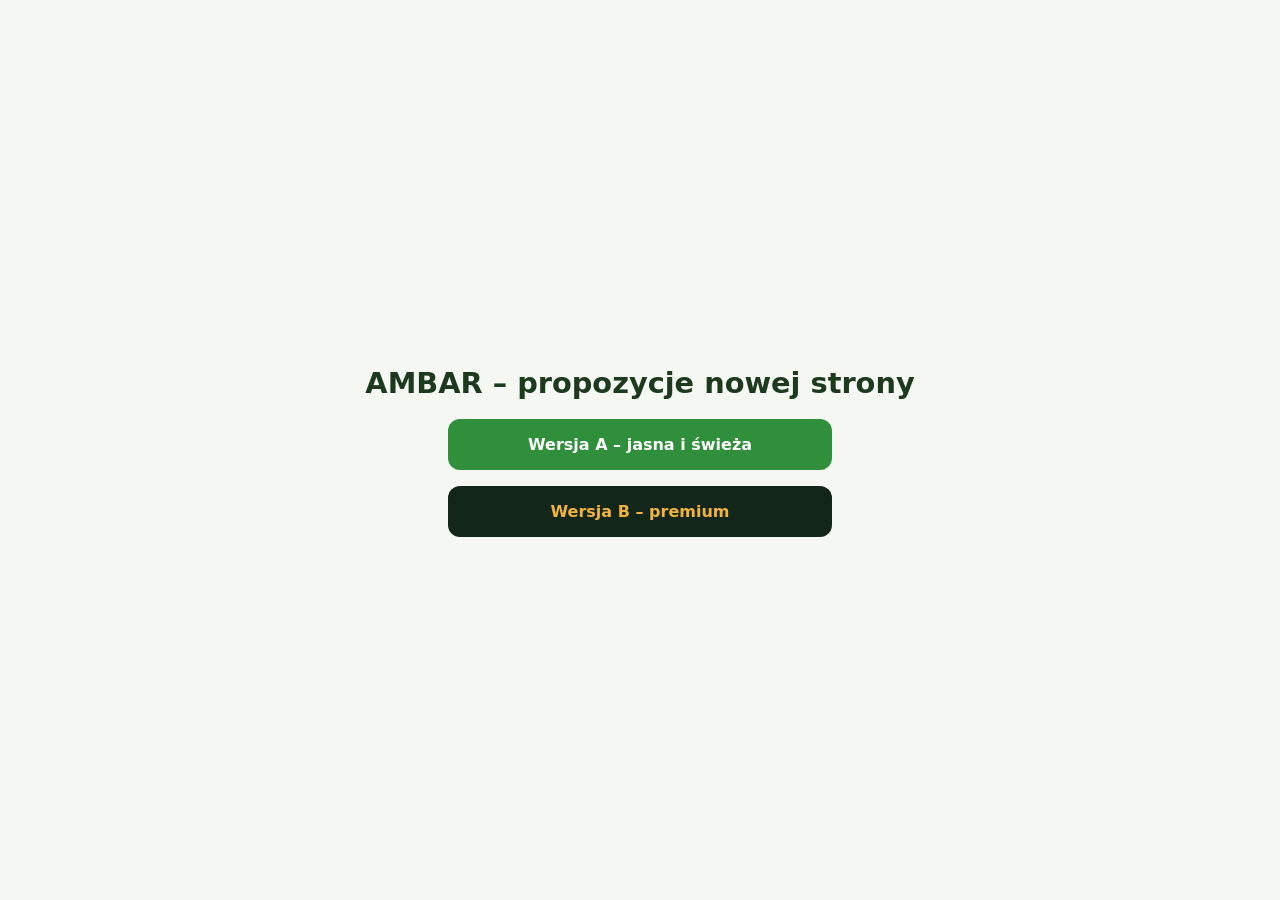
<file: index.html>
<!doctype html><html lang="pl"><head><meta charset="utf-8"><meta name="viewport" content="width=device-width,initial-scale=1"><title>AMBAR – propozycje nowej strony</title>
<style>body{font-family:system-ui,sans-serif;margin:0;min-height:100vh;display:flex;align-items:center;justify-content:center;background:#f4f7f2;color:#1d3a1f}main{text-align:center;padding:2rem}h1{font-size:1.8rem}a{display:block;margin:1rem auto;padding:1rem 2rem;max-width:320px;border-radius:12px;text-decoration:none;font-weight:600}a.a{background:#2f8f3a;color:#fff}a.b{background:#12261a;color:#f2b33d}</style></head>
<body><main><h1>AMBAR – propozycje nowej strony</h1><a class="a" href="wersja-a/">Wersja A – jasna i świeża</a><a class="b" href="wersja-b/">Wersja B – premium</a></main></body></html>
</file>
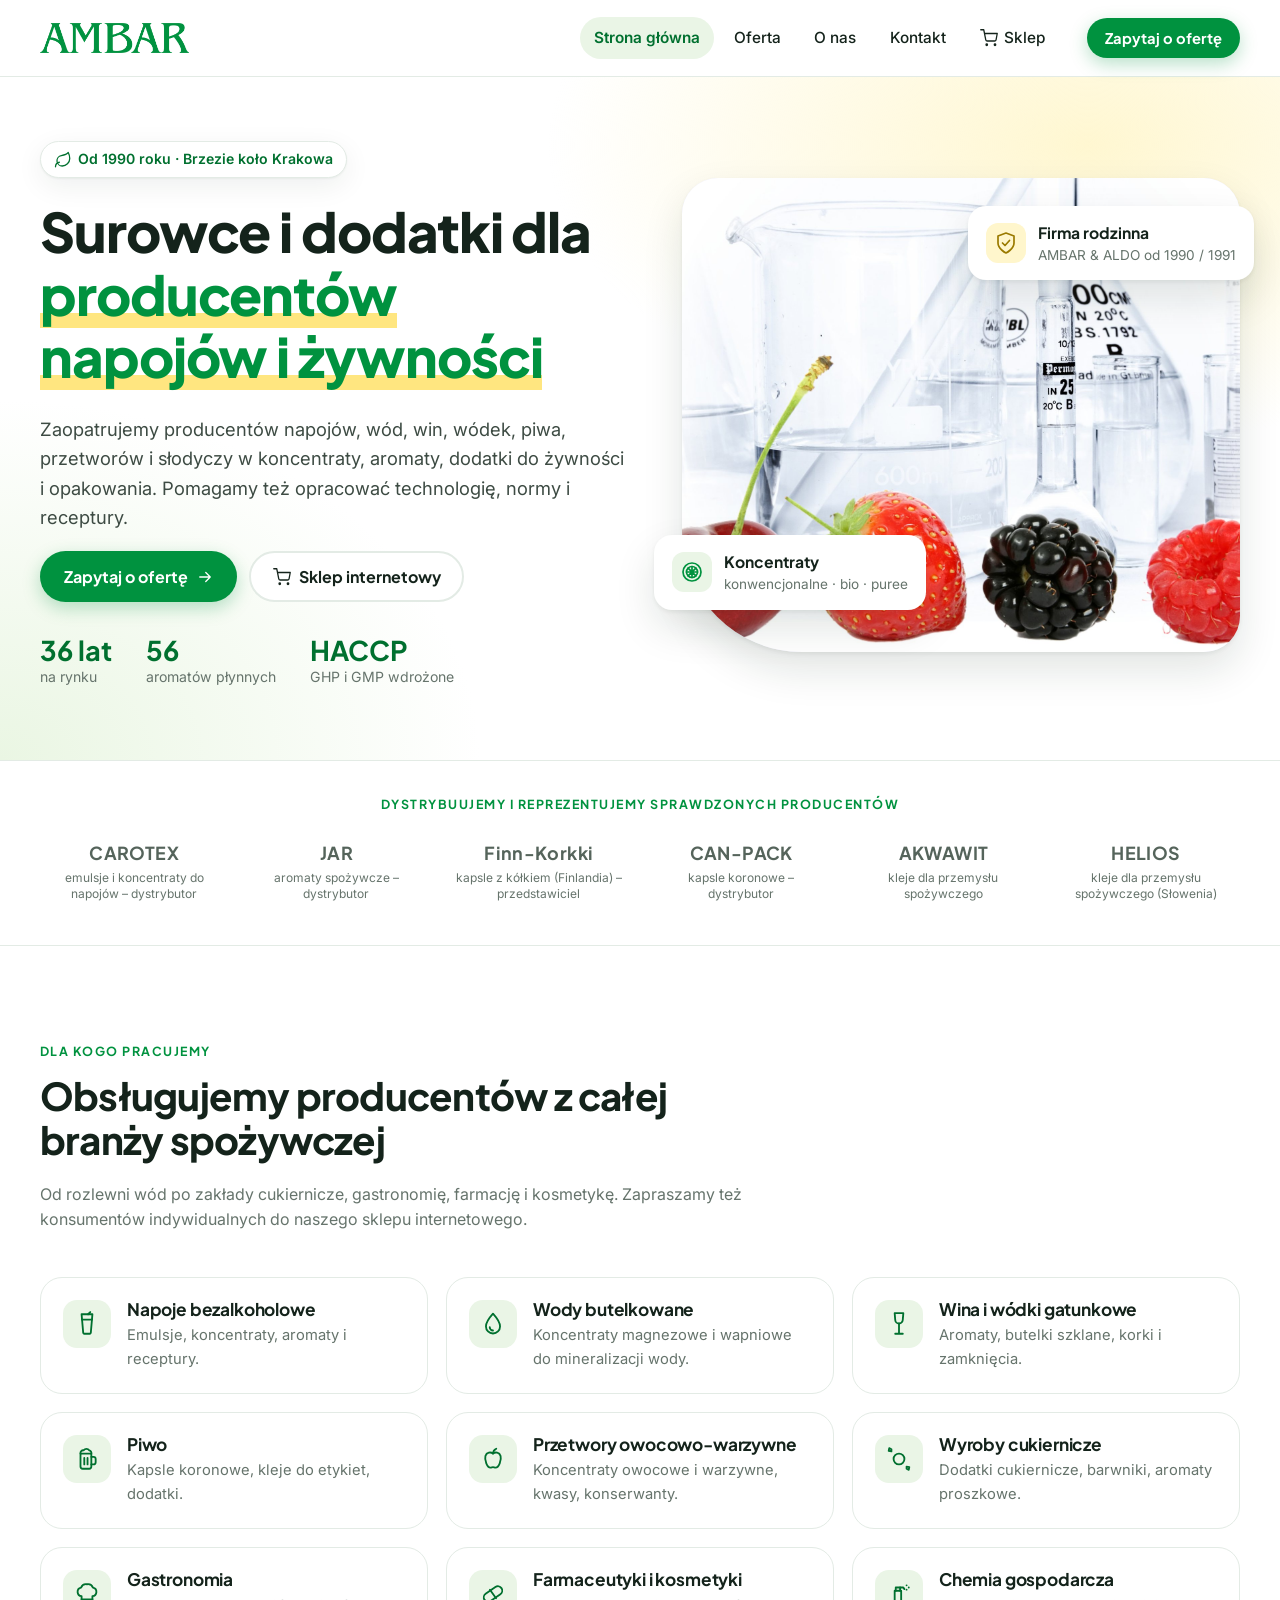
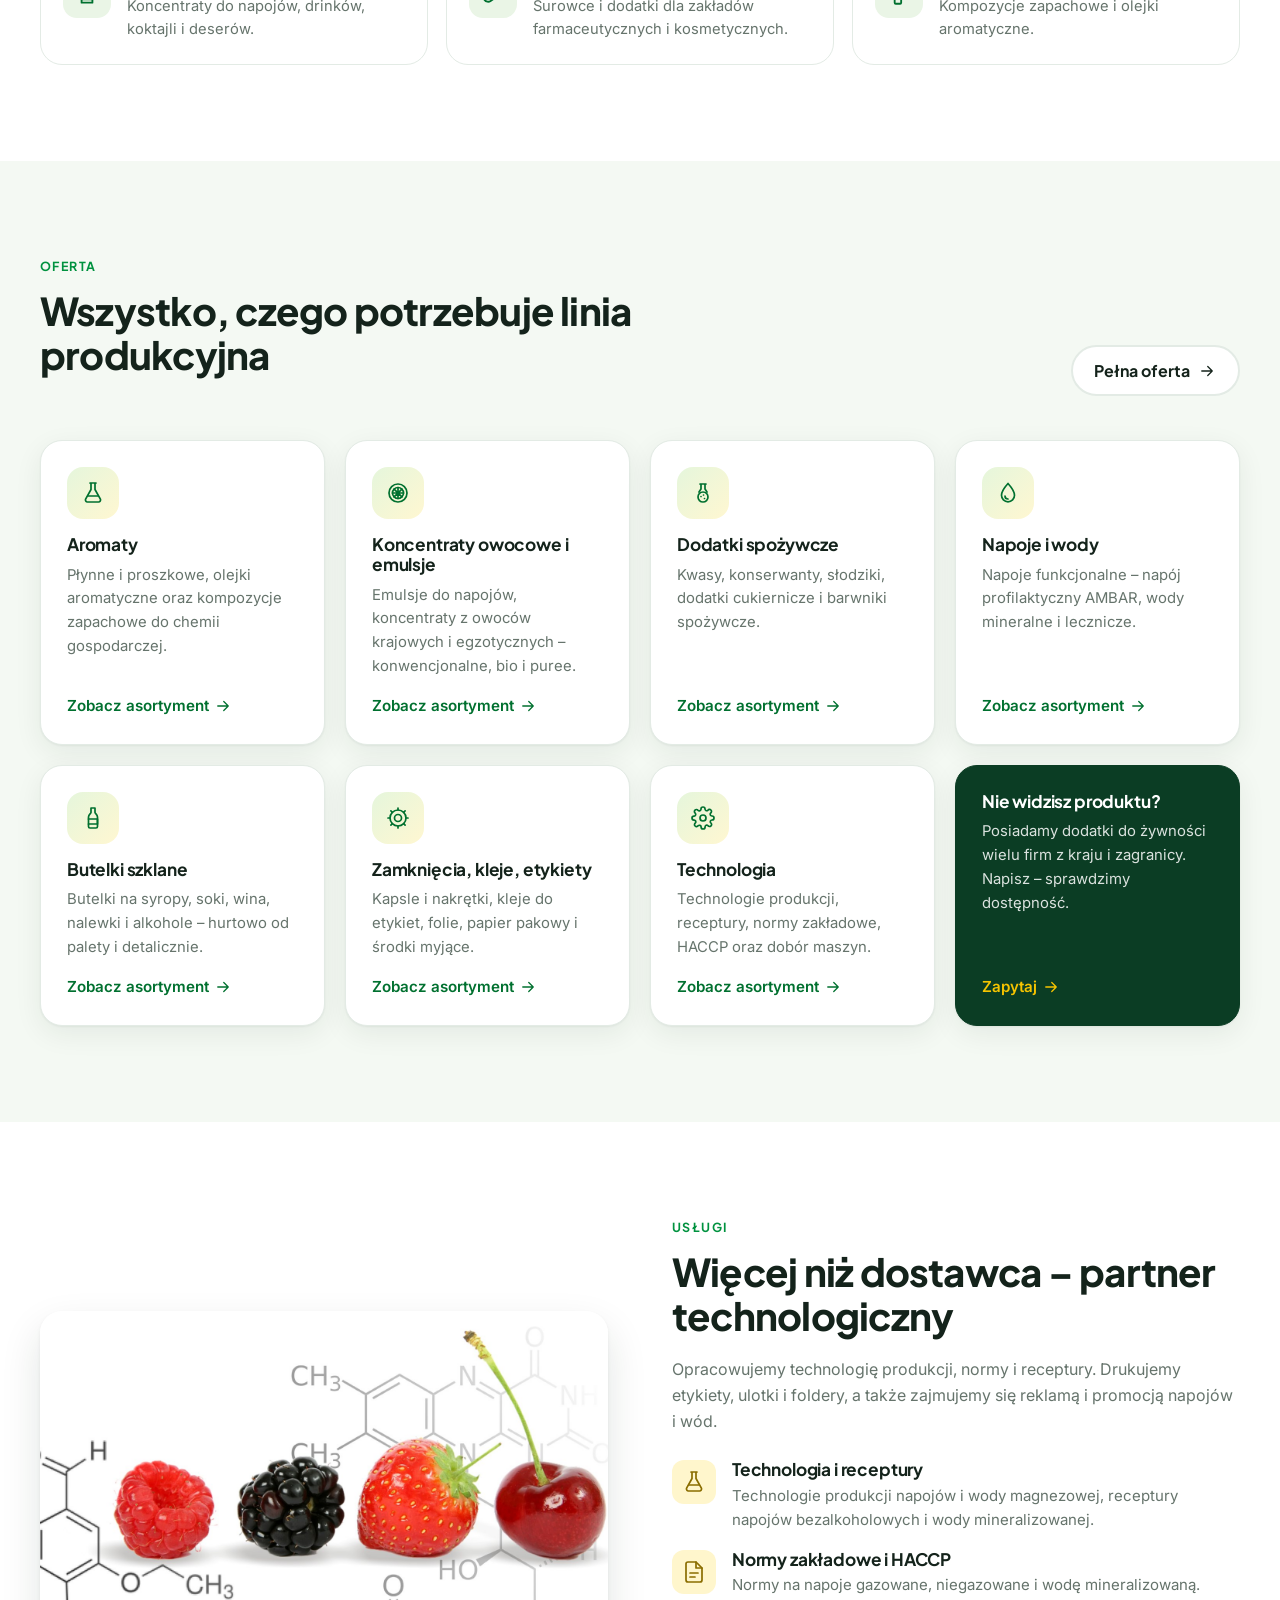
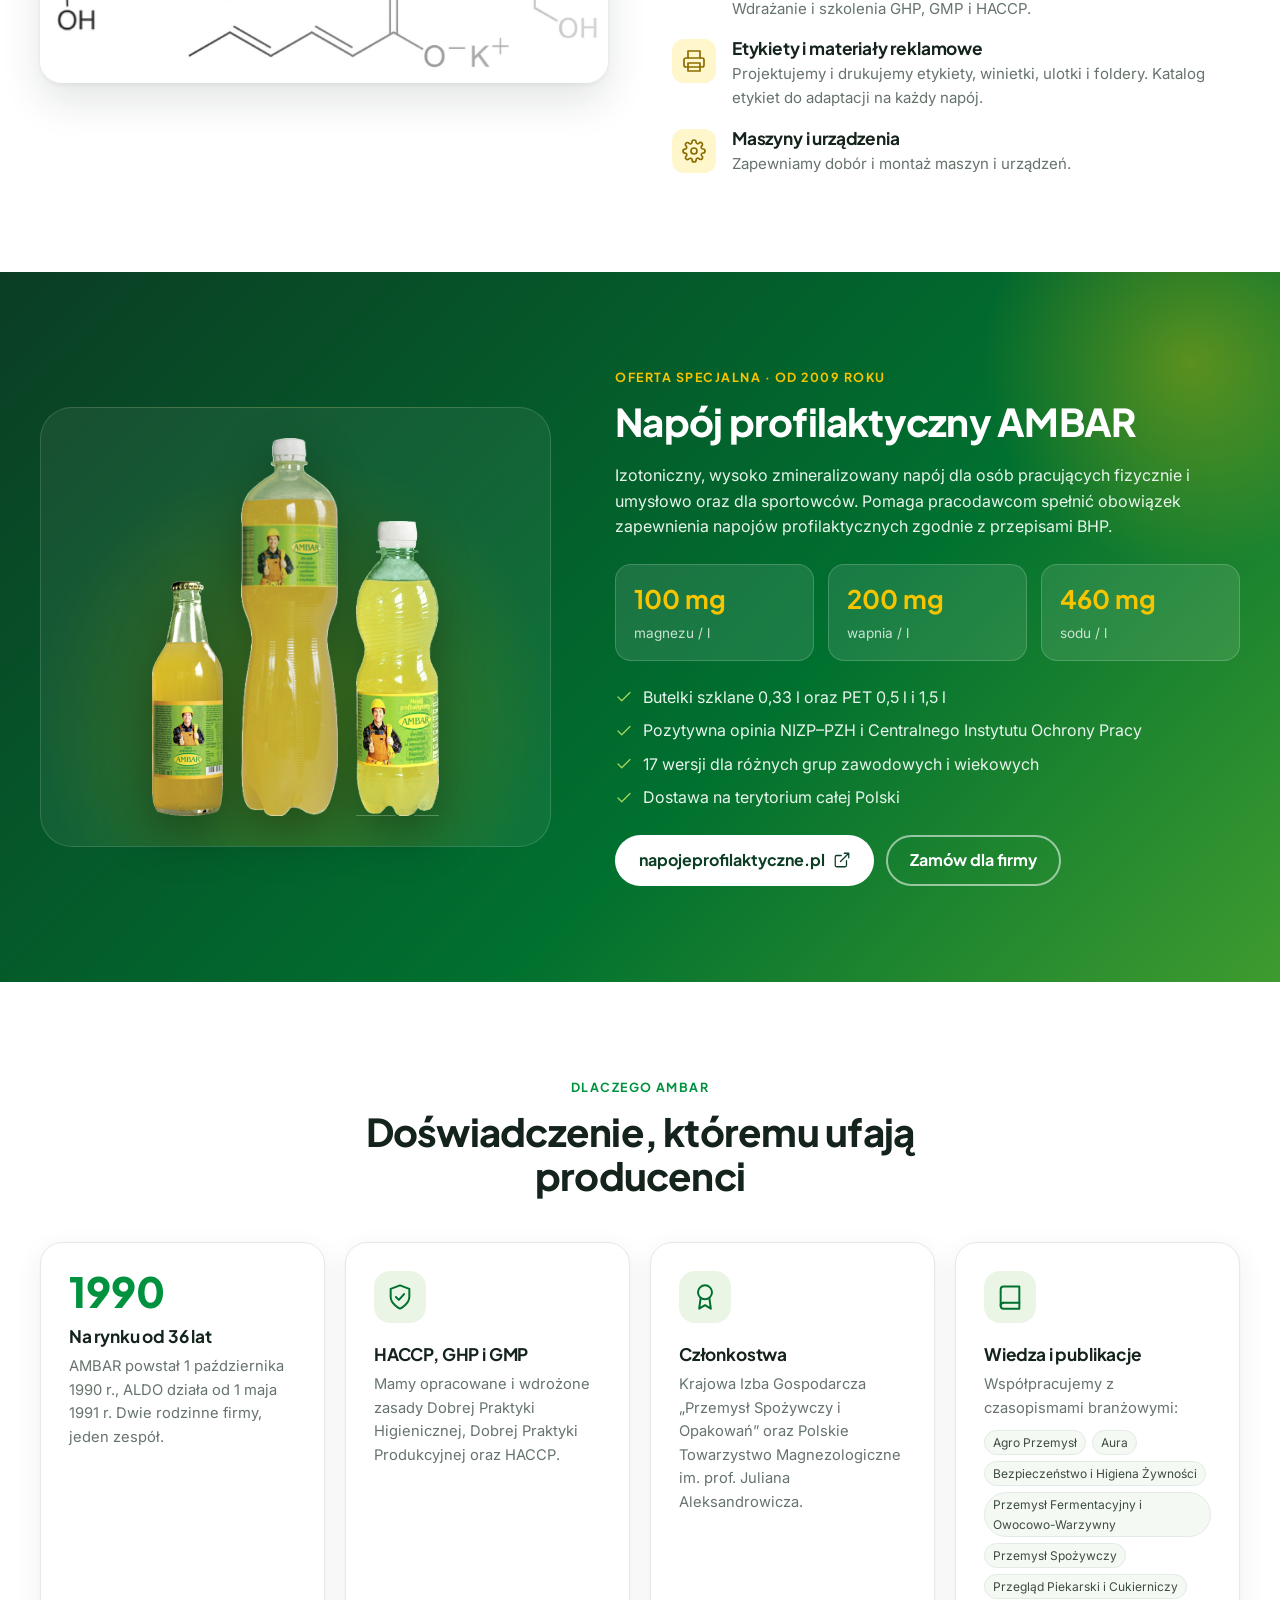
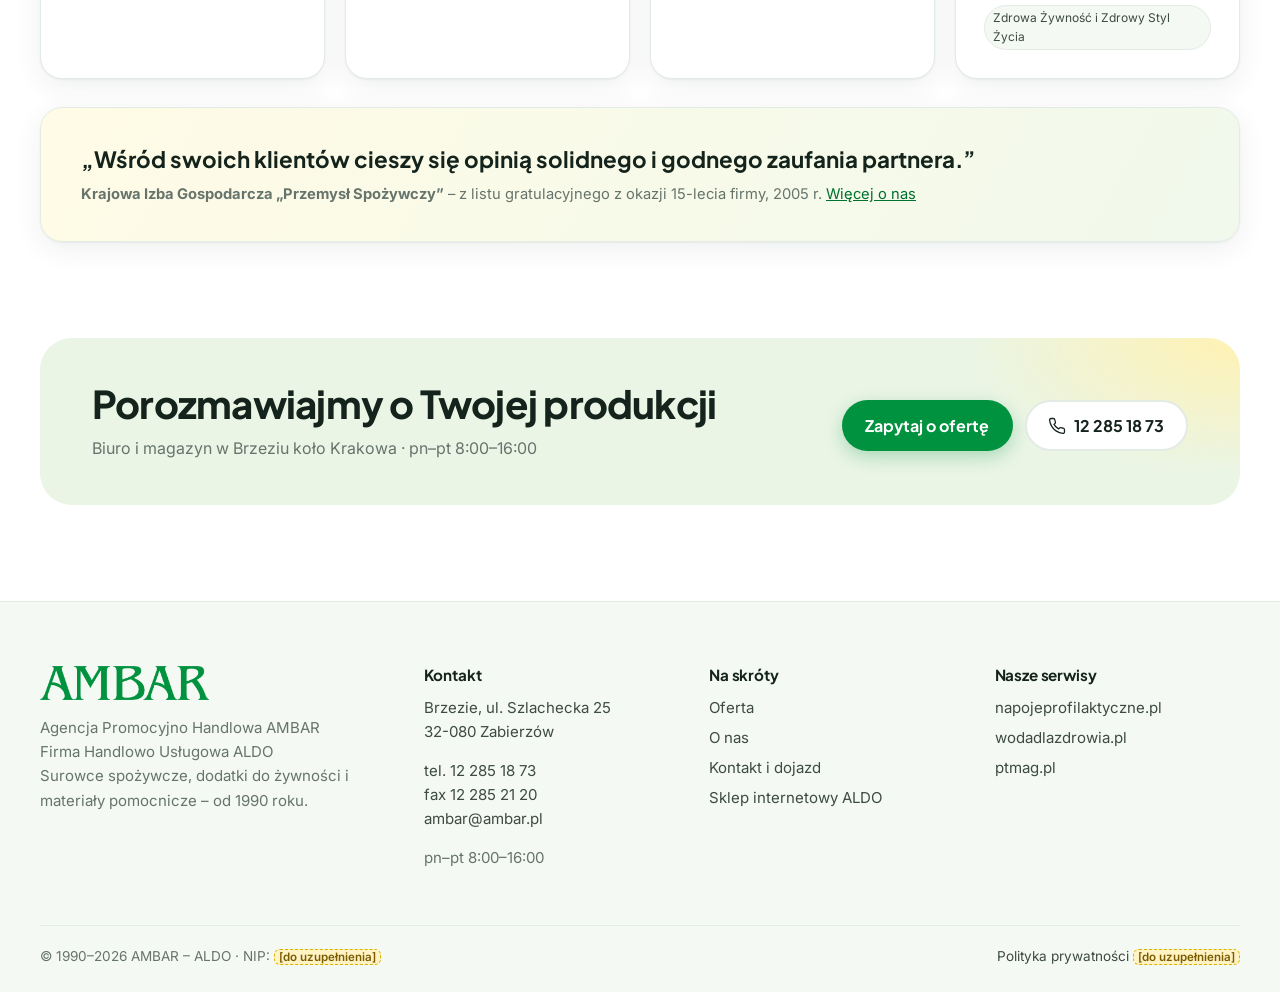
<file: wersja-a/index.html>
<!doctype html>
<html lang="pl">
<head>
<meta charset="utf-8">
<meta name="viewport" content="width=device-width, initial-scale=1">
<title>AMBAR – surowce spożywcze, dodatki do żywności i opakowania od 1990 r.</title>
<meta name="description" content="AMBAR i ALDO z Brzezia k. Krakowa: koncentraty owocowe, emulsje, aromaty, dodatki do żywności, butelki i zamknięcia dla producentów napojów i żywności. Od 1990 roku.">
<link rel="preconnect" href="https://fonts.googleapis.com"><link rel="preconnect" href="https://fonts.gstatic.com" crossorigin>
<link href="https://fonts.googleapis.com/css2?family=Inter:wght@400;500;600&family=Plus+Jakarta+Sans:wght@500;600;700;800&display=swap" rel="stylesheet">
<link rel="stylesheet" href="assets/style.css">
</head>
<body>
<a class="skip" href="#main">Przejdź do treści</a>
<header class="topbar">
  <div class="wrap topbar__in">
    <a href="index.html" class="brand" aria-label="AMBAR – strona główna"><img src="assets/ambar-logo.png" alt="AMBAR" width="1146" height="230"></a>
    <nav class="nav" id="nav" aria-label="Główna nawigacja"><a href="index.html" aria-current="page">Strona główna</a><a href="oferta.html">Oferta</a><a href="o-nas.html">O nas</a><a href="kontakt.html">Kontakt</a><a class="nav__shop" href="http://sklepaldo.ambar.pl/pl/sklep" target="_blank" rel="noopener"><svg class="ico" viewBox="0 0 24 24" fill="none" stroke="currentColor" stroke-width="1.7" stroke-linecap="round" stroke-linejoin="round" aria-hidden="true"><circle cx="9" cy="21" r="1"/><circle cx="20" cy="21" r="1"/><path d="M1 1h4l2.7 13.4a2 2 0 0 0 2 1.6h9.7a2 2 0 0 0 2-1.6L23 6H6"/></svg> Sklep</a></nav>
    <a class="btn btn--primary btn--sm hide-sm" href="kontakt.html#formularz">Zapytaj o ofertę</a>
    <button class="burger" aria-label="Menu" aria-expanded="false" aria-controls="nav"><svg class="ico" viewBox="0 0 24 24" fill="none" stroke="currentColor" stroke-width="1.7" stroke-linecap="round" stroke-linejoin="round" aria-hidden="true"><path d="M3 6h18M3 12h18M3 18h18"/></svg></button>
  </div>
</header>
<main id="main">

<section class="hero">
  <div class="wrap hero__grid">
    <div class="hero__text">
      <span class="pill"><svg class="ico ico--sm" viewBox="0 0 24 24" fill="none" stroke="currentColor" stroke-width="1.7" stroke-linecap="round" stroke-linejoin="round" aria-hidden="true"><path d="M11 20A7 7 0 0 1 9.8 6.1C15.5 5 17 4.5 19 2c1 2 2 4.2 2 8 0 5.5-4.8 10-10 10z"/><path d="M2 21c0-3 1.9-5.4 5.1-6"/></svg> Od 1990 roku · Brzezie koło Krakowa</span>
      <h1>Surowce i dodatki dla <span class="hl">producentów napojów i&nbsp;żywności</span></h1>
      <p class="lead">Zaopatrujemy producentów napojów, wód, win, wódek, piwa, przetworów i słodyczy w koncentraty, aromaty, dodatki do żywności i opakowania. Pomagamy też opracować technologię, normy i receptury.</p>
      <div class="cta-row">
        <a class="btn btn--primary" href="kontakt.html#formularz">Zapytaj o ofertę <svg class="ico ico--sm" viewBox="0 0 24 24" fill="none" stroke="currentColor" stroke-width="1.7" stroke-linecap="round" stroke-linejoin="round" aria-hidden="true"><path d="M5 12h14M13 6l6 6-6 6"/></svg></a>
        <a class="btn btn--ghost" href="http://sklepaldo.ambar.pl/pl/sklep" target="_blank" rel="noopener"><svg class="ico ico--sm" viewBox="0 0 24 24" fill="none" stroke="currentColor" stroke-width="1.7" stroke-linecap="round" stroke-linejoin="round" aria-hidden="true"><circle cx="9" cy="21" r="1"/><circle cx="20" cy="21" r="1"/><path d="M1 1h4l2.7 13.4a2 2 0 0 0 2 1.6h9.7a2 2 0 0 0 2-1.6L23 6H6"/></svg> Sklep internetowy</a>
      </div>
      <ul class="hero__facts">
        <li><strong>36 lat</strong><span>na rynku</span></li>
        <li><strong>56</strong><span>aromatów płynnych</span></li>
        <li><strong>HACCP</strong><span>GHP i GMP wdrożone</span></li>
      </ul>
    </div>
    <div class="hero__media">
      <div class="hero__img"><img src="assets/owoce-laboratorium.jpg" alt="Świeże owoce na tle szkła laboratoryjnego" width="2000" height="1417"></div>
      <div class="float float--a"><svg class="ico" viewBox="0 0 24 24" fill="none" stroke="currentColor" stroke-width="1.7" stroke-linecap="round" stroke-linejoin="round" aria-hidden="true"><circle cx="12" cy="12" r="9"/><circle cx="12" cy="12" r="5.5"/><path d="M12 6.5v11M6.5 12h11M8.1 8.1l7.8 7.8M15.9 8.1l-7.8 7.8"/></svg><div><strong>Koncentraty</strong><span>konwencjonalne · bio · puree</span></div></div>
      <div class="float float--b"><svg class="ico" viewBox="0 0 24 24" fill="none" stroke="currentColor" stroke-width="1.7" stroke-linecap="round" stroke-linejoin="round" aria-hidden="true"><path d="M12 22s8-4 8-10V5l-8-3-8 3v7c0 6 8 10 8 10z"/><path d="M8.5 12l2.5 2.5 4.5-5"/></svg><div><strong>Firma rodzinna</strong><span>AMBAR &amp; ALDO od 1990 / 1991</span></div></div>
    </div>
  </div>
</section>

<section class="partners">
  <div class="wrap">
    <p class="eyebrow center">Dystrybuujemy i reprezentujemy sprawdzonych producentów</p>
    <ul class="partners__list"><li><strong>CAROTEX</strong><span>emulsje i koncentraty do napojów – dystrybutor</span></li><li><strong>JAR</strong><span>aromaty spożywcze – dystrybutor</span></li><li><strong>Finn-Korkki</strong><span>kapsle z kółkiem (Finlandia) – przedstawiciel</span></li><li><strong>CAN-PACK</strong><span>kapsle koronowe – dystrybutor</span></li><li><strong>AKWAWIT</strong><span>kleje dla przemysłu spożywczego</span></li><li><strong>HELIOS</strong><span>kleje dla przemysłu spożywczego (Słowenia)</span></li></ul>
  </div>
</section>

<section class="section">
  <div class="wrap">
    <div class="sec-head">
      <p class="eyebrow">Dla kogo pracujemy</p>
      <h2>Obsługujemy producentów z całej branży spożywczej</h2>
      <p class="muted">Od rozlewni wód po zakłady cukiernicze, gastronomię, farmację i kosmetykę. Zapraszamy też konsumentów indywidualnych do naszego sklepu internetowego.</p>
    </div>
    <div class="ind-grid"><div class="ind"><svg class="ico ind__ico" viewBox="0 0 24 24" fill="none" stroke="currentColor" stroke-width="1.7" stroke-linecap="round" stroke-linejoin="round" aria-hidden="true"><path d="M7 3h10l-1.5 17.2a1 1 0 0 1-1 .8h-5a1 1 0 0 1-1-.8L7 3z"/><path d="M7.4 8h9.2"/><path d="M13 3l2-2"/></svg><div><h3>Napoje bezalkoholowe</h3><p>Emulsje, koncentraty, aromaty i receptury.</p></div></div><div class="ind"><svg class="ico ind__ico" viewBox="0 0 24 24" fill="none" stroke="currentColor" stroke-width="1.7" stroke-linecap="round" stroke-linejoin="round" aria-hidden="true"><path d="M12 2.5s6.5 7.2 6.5 11.8A6.5 6.5 0 0 1 5.5 14.3C5.5 9.7 12 2.5 12 2.5z"/><path d="M9 15a3 3 0 0 0 3 3"/></svg><div><h3>Wody butelkowane</h3><p>Koncentraty magnezowe i wapniowe do mineralizacji wody.</p></div></div><div class="ind"><svg class="ico ind__ico" viewBox="0 0 24 24" fill="none" stroke="currentColor" stroke-width="1.7" stroke-linecap="round" stroke-linejoin="round" aria-hidden="true"><path d="M8 2h8l-.5 6a3.5 3.5 0 0 1-7 0L8 2z"/><path d="M12 11.5V20"/><path d="M8.5 21h7"/></svg><div><h3>Wina i wódki gatunkowe</h3><p>Aromaty, butelki szklane, korki i zamknięcia.</p></div></div><div class="ind"><svg class="ico ind__ico" viewBox="0 0 24 24" fill="none" stroke="currentColor" stroke-width="1.7" stroke-linecap="round" stroke-linejoin="round" aria-hidden="true"><path d="M6 7h10v12a2 2 0 0 1-2 2H8a2 2 0 0 1-2-2V7z"/><path d="M16 10h2a2 2 0 0 1 2 2v3a2 2 0 0 1-2 2h-2"/><path d="M6 7a2.5 2.5 0 0 1 3-3 3 3 0 0 1 5 0 2.5 2.5 0 0 1 2 3"/><path d="M9.5 11v6M12.5 11v6"/></svg><div><h3>Piwo</h3><p>Kapsle koronowe, kleje do etykiet, dodatki.</p></div></div><div class="ind"><svg class="ico ind__ico" viewBox="0 0 24 24" fill="none" stroke="currentColor" stroke-width="1.7" stroke-linecap="round" stroke-linejoin="round" aria-hidden="true"><path d="M12 7c-2-1.6-6-1.4-7 2.2-1 3.8 1.6 10.8 4.6 10.8 1 0 1.6-.5 2.4-.5s1.4.5 2.4.5c3 0 5.6-7 4.6-10.8C18 5.6 14 5.4 12 7z"/><path d="M12 7c0-2 1-3.5 3-4.5"/></svg><div><h3>Przetwory owocowo-warzywne</h3><p>Koncentraty owocowe i warzywne, kwasy, konserwanty.</p></div></div><div class="ind"><svg class="ico ind__ico" viewBox="0 0 24 24" fill="none" stroke="currentColor" stroke-width="1.7" stroke-linecap="round" stroke-linejoin="round" aria-hidden="true"><rect x="7" y="7" width="10" height="10" rx="5" transform="rotate(45 12 12)"/><path d="M5 5l-2.5-.5L3 2l2 1zM19 19l2.5.5L21 22l-2-1z"/></svg><div><h3>Wyroby cukiernicze</h3><p>Dodatki cukiernicze, barwniki, aromaty proszkowe.</p></div></div><div class="ind"><svg class="ico ind__ico" viewBox="0 0 24 24" fill="none" stroke="currentColor" stroke-width="1.7" stroke-linecap="round" stroke-linejoin="round" aria-hidden="true"><path d="M7 14a4 4 0 0 1-.5-7.9A5 5 0 0 1 12 3a5 5 0 0 1 5.5 3.1A4 4 0 0 1 17 14v6H7v-6z"/><path d="M7 17h10"/></svg><div><h3>Gastronomia</h3><p>Koncentraty do napojów, drinków, koktajli i deserów.</p></div></div><div class="ind"><svg class="ico ind__ico" viewBox="0 0 24 24" fill="none" stroke="currentColor" stroke-width="1.7" stroke-linecap="round" stroke-linejoin="round" aria-hidden="true"><rect x="2.5" y="8" width="19" height="8" rx="4" transform="rotate(-35 12 12)"/><path d="M9.2 8.1l5.6 7.8"/></svg><div><h3>Farmaceutyki i kosmetyki</h3><p>Surowce i dodatki dla zakładów farmaceutycznych i kosmetycznych.</p></div></div><div class="ind"><svg class="ico ind__ico" viewBox="0 0 24 24" fill="none" stroke="currentColor" stroke-width="1.7" stroke-linecap="round" stroke-linejoin="round" aria-hidden="true"><path d="M8 9h6v11a1 1 0 0 1-1 1H9a1 1 0 0 1-1-1V9z"/><path d="M9 9V6h4v3"/><path d="M13 6h3l1 1.5"/><path d="M19 4h.01M21 6h.01M19 8h.01"/></svg><div><h3>Chemia gospodarcza</h3><p>Kompozycje zapachowe i olejki aromatyczne.</p></div></div></div>
  </div>
</section>

<section class="section section--tint" id="oferta">
  <div class="wrap">
    <div class="sec-head sec-head--row">
      <div><p class="eyebrow">Oferta</p><h2>Wszystko, czego potrzebuje linia produkcyjna</h2></div>
      <a class="btn btn--ghost" href="oferta.html">Pełna oferta <svg class="ico ico--sm" viewBox="0 0 24 24" fill="none" stroke="currentColor" stroke-width="1.7" stroke-linecap="round" stroke-linejoin="round" aria-hidden="true"><path d="M5 12h14M13 6l6 6-6 6"/></svg></a>
    </div>
    <div class="cat-grid"><a class="card cat" href="oferta.html#aromaty"><span class="cat__ico"><svg class="ico" viewBox="0 0 24 24" fill="none" stroke="currentColor" stroke-width="1.7" stroke-linecap="round" stroke-linejoin="round" aria-hidden="true"><path d="M9 2h6M10 2v6.5L4.6 18.2A2 2 0 0 0 6.4 21h11.2a2 2 0 0 0 1.8-2.8L14 8.5V2"/><path d="M7 15h10"/></svg></span><h3>Aromaty</h3><p>Płynne i proszkowe, olejki aromatyczne oraz kompozycje zapachowe do chemii gospodarczej.</p><span class="link">Zobacz asortyment <svg class="ico ico--sm" viewBox="0 0 24 24" fill="none" stroke="currentColor" stroke-width="1.7" stroke-linecap="round" stroke-linejoin="round" aria-hidden="true"><path d="M5 12h14M13 6l6 6-6 6"/></svg></span></a><a class="card cat" href="oferta.html#koncentraty"><span class="cat__ico"><svg class="ico" viewBox="0 0 24 24" fill="none" stroke="currentColor" stroke-width="1.7" stroke-linecap="round" stroke-linejoin="round" aria-hidden="true"><circle cx="12" cy="12" r="9"/><circle cx="12" cy="12" r="5.5"/><path d="M12 6.5v11M6.5 12h11M8.1 8.1l7.8 7.8M15.9 8.1l-7.8 7.8"/></svg></span><h3>Koncentraty owocowe i emulsje</h3><p>Emulsje do napojów, koncentraty z owoców krajowych i egzotycznych – konwencjonalne, bio i puree.</p><span class="link">Zobacz asortyment <svg class="ico ico--sm" viewBox="0 0 24 24" fill="none" stroke="currentColor" stroke-width="1.7" stroke-linecap="round" stroke-linejoin="round" aria-hidden="true"><path d="M5 12h14M13 6l6 6-6 6"/></svg></span></a><a class="card cat" href="oferta.html#dodatki"><span class="cat__ico"><svg class="ico" viewBox="0 0 24 24" fill="none" stroke="currentColor" stroke-width="1.7" stroke-linecap="round" stroke-linejoin="round" aria-hidden="true"><path d="M9 3h6M10 3v5l-2 3M14 3v5l2 3"/><circle cx="12" cy="16" r="5"/><path d="M10 15.5h.01M13.5 17.5h.01M12.5 14h.01"/></svg></span><h3>Dodatki spożywcze</h3><p>Kwasy, konserwanty, słodziki, dodatki cukiernicze i barwniki spożywcze.</p><span class="link">Zobacz asortyment <svg class="ico ico--sm" viewBox="0 0 24 24" fill="none" stroke="currentColor" stroke-width="1.7" stroke-linecap="round" stroke-linejoin="round" aria-hidden="true"><path d="M5 12h14M13 6l6 6-6 6"/></svg></span></a><a class="card cat" href="oferta.html#napoje"><span class="cat__ico"><svg class="ico" viewBox="0 0 24 24" fill="none" stroke="currentColor" stroke-width="1.7" stroke-linecap="round" stroke-linejoin="round" aria-hidden="true"><path d="M12 2.5s6.5 7.2 6.5 11.8A6.5 6.5 0 0 1 5.5 14.3C5.5 9.7 12 2.5 12 2.5z"/><path d="M9 15a3 3 0 0 0 3 3"/></svg></span><h3>Napoje i wody</h3><p>Napoje funkcjonalne – napój profilaktyczny AMBAR, wody mineralne i lecznicze.</p><span class="link">Zobacz asortyment <svg class="ico ico--sm" viewBox="0 0 24 24" fill="none" stroke="currentColor" stroke-width="1.7" stroke-linecap="round" stroke-linejoin="round" aria-hidden="true"><path d="M5 12h14M13 6l6 6-6 6"/></svg></span></a><a class="card cat" href="oferta.html#butelki"><span class="cat__ico"><svg class="ico" viewBox="0 0 24 24" fill="none" stroke="currentColor" stroke-width="1.7" stroke-linecap="round" stroke-linejoin="round" aria-hidden="true"><path d="M10 2h4v4.5c0 .8 2.5 2 2.5 4.5v9.5a1.5 1.5 0 0 1-1.5 1.5H9a1.5 1.5 0 0 1-1.5-1.5V11c0-2.5 2.5-3.7 2.5-4.5V2z"/><path d="M7.5 13h9v5h-9"/></svg></span><h3>Butelki szklane</h3><p>Butelki na syropy, soki, wina, nalewki i alkohole – hurtowo od palety i detalicznie.</p><span class="link">Zobacz asortyment <svg class="ico ico--sm" viewBox="0 0 24 24" fill="none" stroke="currentColor" stroke-width="1.7" stroke-linecap="round" stroke-linejoin="round" aria-hidden="true"><path d="M5 12h14M13 6l6 6-6 6"/></svg></span></a><a class="card cat" href="oferta.html#zamkniecia"><span class="cat__ico"><svg class="ico" viewBox="0 0 24 24" fill="none" stroke="currentColor" stroke-width="1.7" stroke-linecap="round" stroke-linejoin="round" aria-hidden="true"><circle cx="12" cy="12" r="8"/><path d="M12 2v2M12 20v2M2 12h2M20 12h2M4.9 4.9l1.4 1.4M17.7 17.7l1.4 1.4M4.9 19.1l1.4-1.4M17.7 6.3l1.4-1.4"/><circle cx="12" cy="12" r="3.5"/></svg></span><h3>Zamknięcia, kleje, etykiety</h3><p>Kapsle i nakrętki, kleje do etykiet, folie, papier pakowy i środki myjące.</p><span class="link">Zobacz asortyment <svg class="ico ico--sm" viewBox="0 0 24 24" fill="none" stroke="currentColor" stroke-width="1.7" stroke-linecap="round" stroke-linejoin="round" aria-hidden="true"><path d="M5 12h14M13 6l6 6-6 6"/></svg></span></a><a class="card cat" href="oferta.html#technologia"><span class="cat__ico"><svg class="ico" viewBox="0 0 24 24" fill="none" stroke="currentColor" stroke-width="1.7" stroke-linecap="round" stroke-linejoin="round" aria-hidden="true"><circle cx="12" cy="12" r="3"/><path d="M19.4 15a1.7 1.7 0 0 0 .3 1.8l.1.1a2 2 0 1 1-2.8 2.8l-.1-.1a1.7 1.7 0 0 0-1.8-.3 1.7 1.7 0 0 0-1 1.5V21a2 2 0 1 1-4 0v-.1a1.7 1.7 0 0 0-1.1-1.5 1.7 1.7 0 0 0-1.8.3l-.1.1a2 2 0 1 1-2.8-2.8l.1-.1a1.7 1.7 0 0 0 .3-1.8 1.7 1.7 0 0 0-1.5-1H3a2 2 0 1 1 0-4h.1a1.7 1.7 0 0 0 1.5-1.1 1.7 1.7 0 0 0-.3-1.8l-.1-.1a2 2 0 1 1 2.8-2.8l.1.1a1.7 1.7 0 0 0 1.8.3H9a1.7 1.7 0 0 0 1-1.5V3a2 2 0 1 1 4 0v.1a1.7 1.7 0 0 0 1 1.5 1.7 1.7 0 0 0 1.8-.3l.1-.1a2 2 0 1 1 2.8 2.8l-.1.1a1.7 1.7 0 0 0-.3 1.8V9a1.7 1.7 0 0 0 1.5 1H21a2 2 0 1 1 0 4h-.1a1.7 1.7 0 0 0-1.5 1z"/></svg></span><h3>Technologia</h3><p>Technologie produkcji, receptury, normy zakładowe, HACCP oraz dobór maszyn.</p><span class="link">Zobacz asortyment <svg class="ico ico--sm" viewBox="0 0 24 24" fill="none" stroke="currentColor" stroke-width="1.7" stroke-linecap="round" stroke-linejoin="round" aria-hidden="true"><path d="M5 12h14M13 6l6 6-6 6"/></svg></span></a>
      <a class="card cat cat--cta" href="kontakt.html#formularz"><h3>Nie widzisz produktu?</h3><p>Posiadamy dodatki do żywności wielu firm z kraju i zagranicy. Napisz – sprawdzimy dostępność.</p><span class="link">Zapytaj <svg class="ico ico--sm" viewBox="0 0 24 24" fill="none" stroke="currentColor" stroke-width="1.7" stroke-linecap="round" stroke-linejoin="round" aria-hidden="true"><path d="M5 12h14M13 6l6 6-6 6"/></svg></span></a>
    </div>
  </div>
</section>

<section class="section">
  <div class="wrap split">
    <div class="split__media"><img src="assets/owoce-wzory.jpg" alt="Owoce i wzory chemiczne substancji dodatkowych" loading="lazy" width="1600" height="962"></div>
    <div>
      <p class="eyebrow">Usługi</p>
      <h2>Więcej niż dostawca – partner technologiczny</h2>
      <p class="muted">Opracowujemy technologię produkcji, normy i receptury. Drukujemy etykiety, ulotki i foldery, a także zajmujemy się reklamą i promocją napojów i wód.</p>
      <ul class="svc">
        <li><svg class="ico" viewBox="0 0 24 24" fill="none" stroke="currentColor" stroke-width="1.7" stroke-linecap="round" stroke-linejoin="round" aria-hidden="true"><path d="M9 2h6M10 2v6.5L4.6 18.2A2 2 0 0 0 6.4 21h11.2a2 2 0 0 0 1.8-2.8L14 8.5V2"/><path d="M7 15h10"/></svg><div><h3>Technologia i receptury</h3><p>Technologie produkcji napojów i wody magnezowej, receptury napojów bezalkoholowych i wody mineralizowanej.</p></div></li>
        <li><svg class="ico" viewBox="0 0 24 24" fill="none" stroke="currentColor" stroke-width="1.7" stroke-linecap="round" stroke-linejoin="round" aria-hidden="true"><path d="M14 2H6a2 2 0 0 0-2 2v16a2 2 0 0 0 2 2h12a2 2 0 0 0 2-2V8z"/><path d="M14 2v6h6M8 13h8M8 17h5"/></svg><div><h3>Normy zakładowe i HACCP</h3><p>Normy na napoje gazowane, niegazowane i wodę mineralizowaną. Wdrażanie i szkolenia GHP, GMP i HACCP.</p></div></li>
        <li><svg class="ico" viewBox="0 0 24 24" fill="none" stroke="currentColor" stroke-width="1.7" stroke-linecap="round" stroke-linejoin="round" aria-hidden="true"><path d="M6 9V2h12v7"/><rect x="2" y="9" width="20" height="9" rx="2"/><path d="M6 14h12v8H6z"/></svg><div><h3>Etykiety i materiały reklamowe</h3><p>Projektujemy i drukujemy etykiety, winietki, ulotki i foldery. Katalog etykiet do adaptacji na każdy napój.</p></div></li>
        <li><svg class="ico" viewBox="0 0 24 24" fill="none" stroke="currentColor" stroke-width="1.7" stroke-linecap="round" stroke-linejoin="round" aria-hidden="true"><circle cx="12" cy="12" r="3"/><path d="M19.4 15a1.7 1.7 0 0 0 .3 1.8l.1.1a2 2 0 1 1-2.8 2.8l-.1-.1a1.7 1.7 0 0 0-1.8-.3 1.7 1.7 0 0 0-1 1.5V21a2 2 0 1 1-4 0v-.1a1.7 1.7 0 0 0-1.1-1.5 1.7 1.7 0 0 0-1.8.3l-.1.1a2 2 0 1 1-2.8-2.8l.1-.1a1.7 1.7 0 0 0 .3-1.8 1.7 1.7 0 0 0-1.5-1H3a2 2 0 1 1 0-4h.1a1.7 1.7 0 0 0 1.5-1.1 1.7 1.7 0 0 0-.3-1.8l-.1-.1a2 2 0 1 1 2.8-2.8l.1.1a1.7 1.7 0 0 0 1.8.3H9a1.7 1.7 0 0 0 1-1.5V3a2 2 0 1 1 4 0v.1a1.7 1.7 0 0 0 1 1.5 1.7 1.7 0 0 0 1.8-.3l.1-.1a2 2 0 1 1 2.8 2.8l-.1.1a1.7 1.7 0 0 0-.3 1.8V9a1.7 1.7 0 0 0 1.5 1H21a2 2 0 1 1 0 4h-.1a1.7 1.7 0 0 0-1.5 1z"/></svg><div><h3>Maszyny i urządzenia</h3><p>Zapewniamy dobór i montaż maszyn i urządzeń.</p></div></li>
      </ul>
    </div>
  </div>
</section>

<section class="napoj">
  <div class="wrap napoj__grid">
    <div class="napoj__bottles" role="img" aria-label="Napój profilaktyczny AMBAR w butelkach 0,33 l, 1,5 l i 0,5 l">
      <img src="assets/napoj-033l.png" alt=""><img src="assets/napoj-15l.png" alt=""><img src="assets/napoj-05l.png" alt="">
    </div>
    <div>
      <p class="eyebrow eyebrow--light">Oferta specjalna · od 2009 roku</p>
      <h2>Napój profilaktyczny AMBAR</h2>
      <p>Izotoniczny, wysoko zmineralizowany napój dla osób pracujących fizycznie i umysłowo oraz dla sportowców. Pomaga pracodawcom spełnić obowiązek zapewnienia napojów profilaktycznych zgodnie z przepisami BHP.</p>
      <ul class="napoj__stats">
        <li><strong>100 mg</strong><span>magnezu / l</span></li>
        <li><strong>200 mg</strong><span>wapnia / l</span></li>
        <li><strong>460 mg</strong><span>sodu / l</span></li>
      </ul>
      <ul class="ticks">
        <li><svg class="ico ico--sm" viewBox="0 0 24 24" fill="none" stroke="currentColor" stroke-width="1.7" stroke-linecap="round" stroke-linejoin="round" aria-hidden="true"><path d="M20 6L9 17l-5-5"/></svg> Butelki szklane 0,33 l oraz PET 0,5 l i 1,5 l</li>
        <li><svg class="ico ico--sm" viewBox="0 0 24 24" fill="none" stroke="currentColor" stroke-width="1.7" stroke-linecap="round" stroke-linejoin="round" aria-hidden="true"><path d="M20 6L9 17l-5-5"/></svg> Pozytywna opinia NIZP–PZH i Centralnego Instytutu Ochrony Pracy</li>
        <li><svg class="ico ico--sm" viewBox="0 0 24 24" fill="none" stroke="currentColor" stroke-width="1.7" stroke-linecap="round" stroke-linejoin="round" aria-hidden="true"><path d="M20 6L9 17l-5-5"/></svg> 17 wersji dla różnych grup zawodowych i wiekowych</li>
        <li><svg class="ico ico--sm" viewBox="0 0 24 24" fill="none" stroke="currentColor" stroke-width="1.7" stroke-linecap="round" stroke-linejoin="round" aria-hidden="true"><path d="M20 6L9 17l-5-5"/></svg> Dostawa na terytorium całej Polski</li>
      </ul>
      <div class="cta-row">
        <a class="btn btn--light" href="http://www.napojeprofilaktyczne.pl" target="_blank" rel="noopener">napojeprofilaktyczne.pl <svg class="ico ico--sm" viewBox="0 0 24 24" fill="none" stroke="currentColor" stroke-width="1.7" stroke-linecap="round" stroke-linejoin="round" aria-hidden="true"><path d="M18 13v6a2 2 0 0 1-2 2H5a2 2 0 0 1-2-2V8a2 2 0 0 1 2-2h6M15 3h6v6M10 14L21 3"/></svg></a>
        <a class="btn btn--outline-light" href="kontakt.html#formularz">Zamów dla firmy</a>
      </div>
    </div>
  </div>
</section>

<section class="section">
  <div class="wrap">
    <div class="sec-head center"><p class="eyebrow">Dlaczego AMBAR</p><h2>Doświadczenie, któremu ufają producenci</h2></div>
    <div class="trust">
      <div class="card trust__c"><span class="big">1990</span><h3>Na rynku od 36 lat</h3><p>AMBAR powstał 1 października 1990 r., ALDO działa od 1 maja 1991 r. Dwie rodzinne firmy, jeden zespół.</p></div>
      <div class="card trust__c"><svg class="ico trust__ico" viewBox="0 0 24 24" fill="none" stroke="currentColor" stroke-width="1.7" stroke-linecap="round" stroke-linejoin="round" aria-hidden="true"><path d="M12 22s8-4 8-10V5l-8-3-8 3v7c0 6 8 10 8 10z"/><path d="M8.5 12l2.5 2.5 4.5-5"/></svg><h3>HACCP, GHP i GMP</h3><p>Mamy opracowane i wdrożone zasady Dobrej Praktyki Higienicznej, Dobrej Praktyki Produkcyjnej oraz HACCP.</p></div>
      <div class="card trust__c"><svg class="ico trust__ico" viewBox="0 0 24 24" fill="none" stroke="currentColor" stroke-width="1.7" stroke-linecap="round" stroke-linejoin="round" aria-hidden="true"><circle cx="12" cy="8" r="6"/><path d="M8.2 13.4L7 22l5-3 5 3-1.2-8.6"/></svg><h3>Członkostwa</h3><p>Krajowa Izba Gospodarcza „Przemysł Spożywczy i Opakowań” oraz Polskie Towarzystwo Magnezologiczne im. prof. Juliana Aleksandrowicza.</p></div>
      <div class="card trust__c"><svg class="ico trust__ico" viewBox="0 0 24 24" fill="none" stroke="currentColor" stroke-width="1.7" stroke-linecap="round" stroke-linejoin="round" aria-hidden="true"><path d="M4 19.5A2.5 2.5 0 0 1 6.5 17H20V3H6.5A2.5 2.5 0 0 0 4 5.5v14z"/><path d="M6.5 17A2.5 2.5 0 0 0 4 19.5 2.5 2.5 0 0 0 6.5 22H20v-5"/></svg><h3>Wiedza i publikacje</h3><p>Współpracujemy z czasopismami branżowymi:</p><ul class="mini-chips"><li class="mchip">Agro Przemysł</li><li class="mchip">Aura</li><li class="mchip">Bezpieczeństwo i Higiena Żywności</li><li class="mchip">Przemysł Fermentacyjny i Owocowo-Warzywny</li><li class="mchip">Przemysł Spożywczy</li><li class="mchip">Przegląd Piekarski i Cukierniczy</li><li class="mchip">Zdrowa Żywność i Zdrowy Styl Życia</li></ul></div>
    </div>
    <figure class="quote card">
      <blockquote>„Wśród swoich klientów cieszy się opinią solidnego i godnego zaufania partnera.”</blockquote>
      <figcaption><strong>Krajowa Izba Gospodarcza „Przemysł Spożywczy”</strong> – z listu gratulacyjnego z okazji 15-lecia firmy, 2005 r. <a href="o-nas.html">Więcej o nas</a></figcaption>
    </figure>
  </div>
</section>

<section class="cta-band">
  <div class="wrap cta-band__in">
    <div><h2>Porozmawiajmy o Twojej produkcji</h2><p>Biuro i magazyn w Brzeziu koło Krakowa · pn–pt 8:00–16:00</p></div>
    <div class="cta-row">
      <a class="btn btn--primary" href="kontakt.html#formularz">Zapytaj o ofertę</a>
      <a class="btn btn--ghost" href="tel:+48122851873"><svg class="ico ico--sm" viewBox="0 0 24 24" fill="none" stroke="currentColor" stroke-width="1.7" stroke-linecap="round" stroke-linejoin="round" aria-hidden="true"><path d="M22 16.9v3a2 2 0 0 1-2.2 2 19.8 19.8 0 0 1-8.6-3.1 19.5 19.5 0 0 1-6-6A19.8 19.8 0 0 1 2.1 4.2 2 2 0 0 1 4.1 2h3a2 2 0 0 1 2 1.7c.1 1 .4 1.9.7 2.8a2 2 0 0 1-.5 2.1L8 9.9a16 16 0 0 0 6 6l1.3-1.3a2 2 0 0 1 2.1-.4c.9.3 1.8.6 2.8.7a2 2 0 0 1 1.7 2z"/></svg> 12 285 18 73</a>
    </div>
  </div>
</section>

</main>
<footer class="footer">
  <div class="wrap footer__grid">
    <div>
      <img class="footer__logo" src="assets/ambar-logo.png" alt="AMBAR" width="1146" height="230">
      <p class="muted">Agencja Promocyjno Handlowa AMBAR<br>Firma Handlowo Usługowa ALDO<br>Surowce spożywcze, dodatki do żywności i materiały pomocnicze – od 1990 roku.</p>
    </div>
    <div>
      <h3>Kontakt</h3>
      <p>Brzezie, ul. Szlachecka 25<br>32-080 Zabierzów</p>
      <p><a href="tel:+48122851873">tel. 12 285 18 73</a><br>fax 12 285 21 20<br><a href="mailto:ambar@ambar.pl">ambar@ambar.pl</a></p>
      <p class="muted">pn–pt 8:00–16:00</p>
    </div>
    <div>
      <h3>Na skróty</h3>
      <ul class="flist"><li><a href="oferta.html">Oferta</a></li><li><a href="o-nas.html">O nas</a></li><li><a href="kontakt.html">Kontakt i dojazd</a></li><li><a href="http://sklepaldo.ambar.pl/pl/sklep" target="_blank" rel="noopener">Sklep internetowy ALDO</a></li></ul>
    </div>
    <div>
      <h3>Nasze serwisy</h3>
      <ul class="flist"><li><a href="http://www.napojeprofilaktyczne.pl" target="_blank" rel="noopener">napojeprofilaktyczne.pl</a></li><li><a href="http://www.wodadlazdrowia.pl" target="_blank" rel="noopener">wodadlazdrowia.pl</a></li><li><a href="http://www.ptmag.pl" target="_blank" rel="noopener">ptmag.pl</a></li></ul>
    </div>
  </div>
  <div class="wrap footer__bottom">
    <span>© 1990–2026 AMBAR – ALDO · NIP: <span class="ph">[do uzupełnienia]</span></span>
    <span><a href="#">Polityka prywatności <span class="ph">[do uzupełnienia]</span></a></span>
  </div>
</footer>
<script src="assets/main.js"></script>
</body>
</html>
</file>
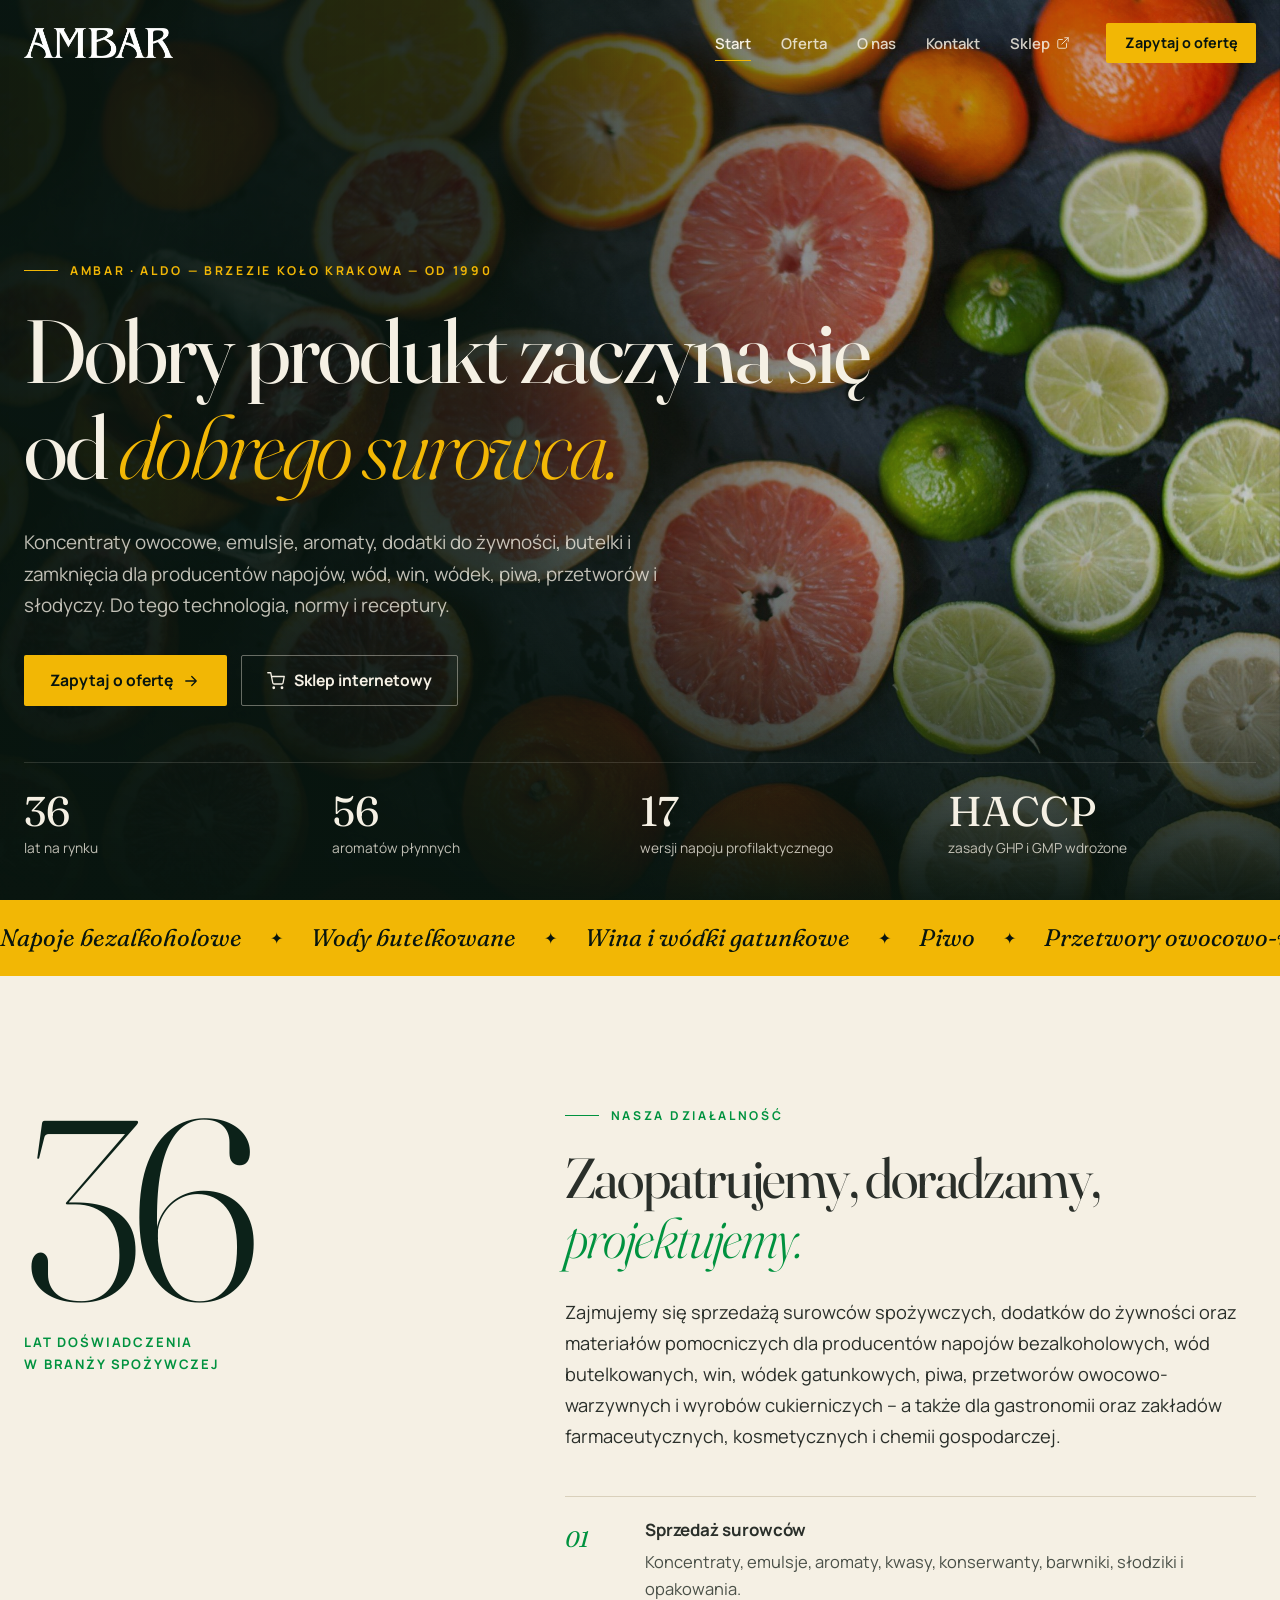
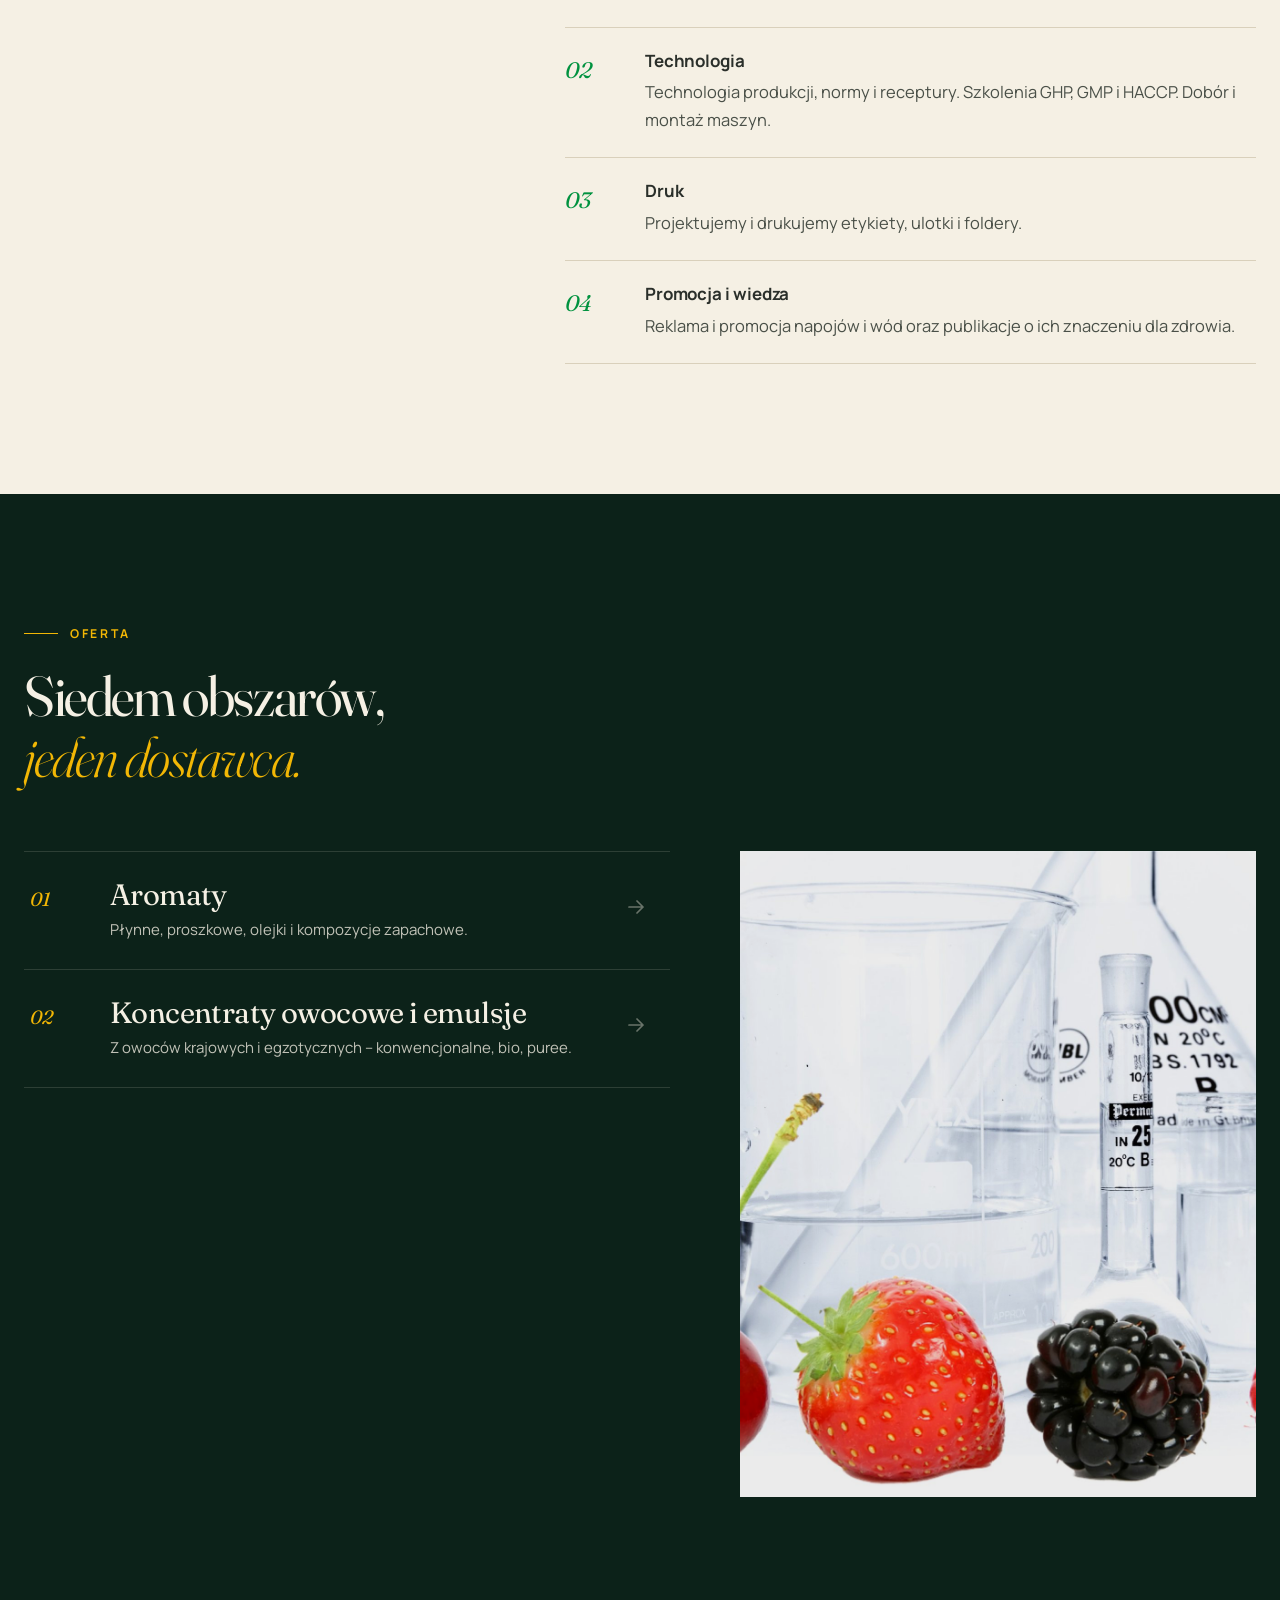
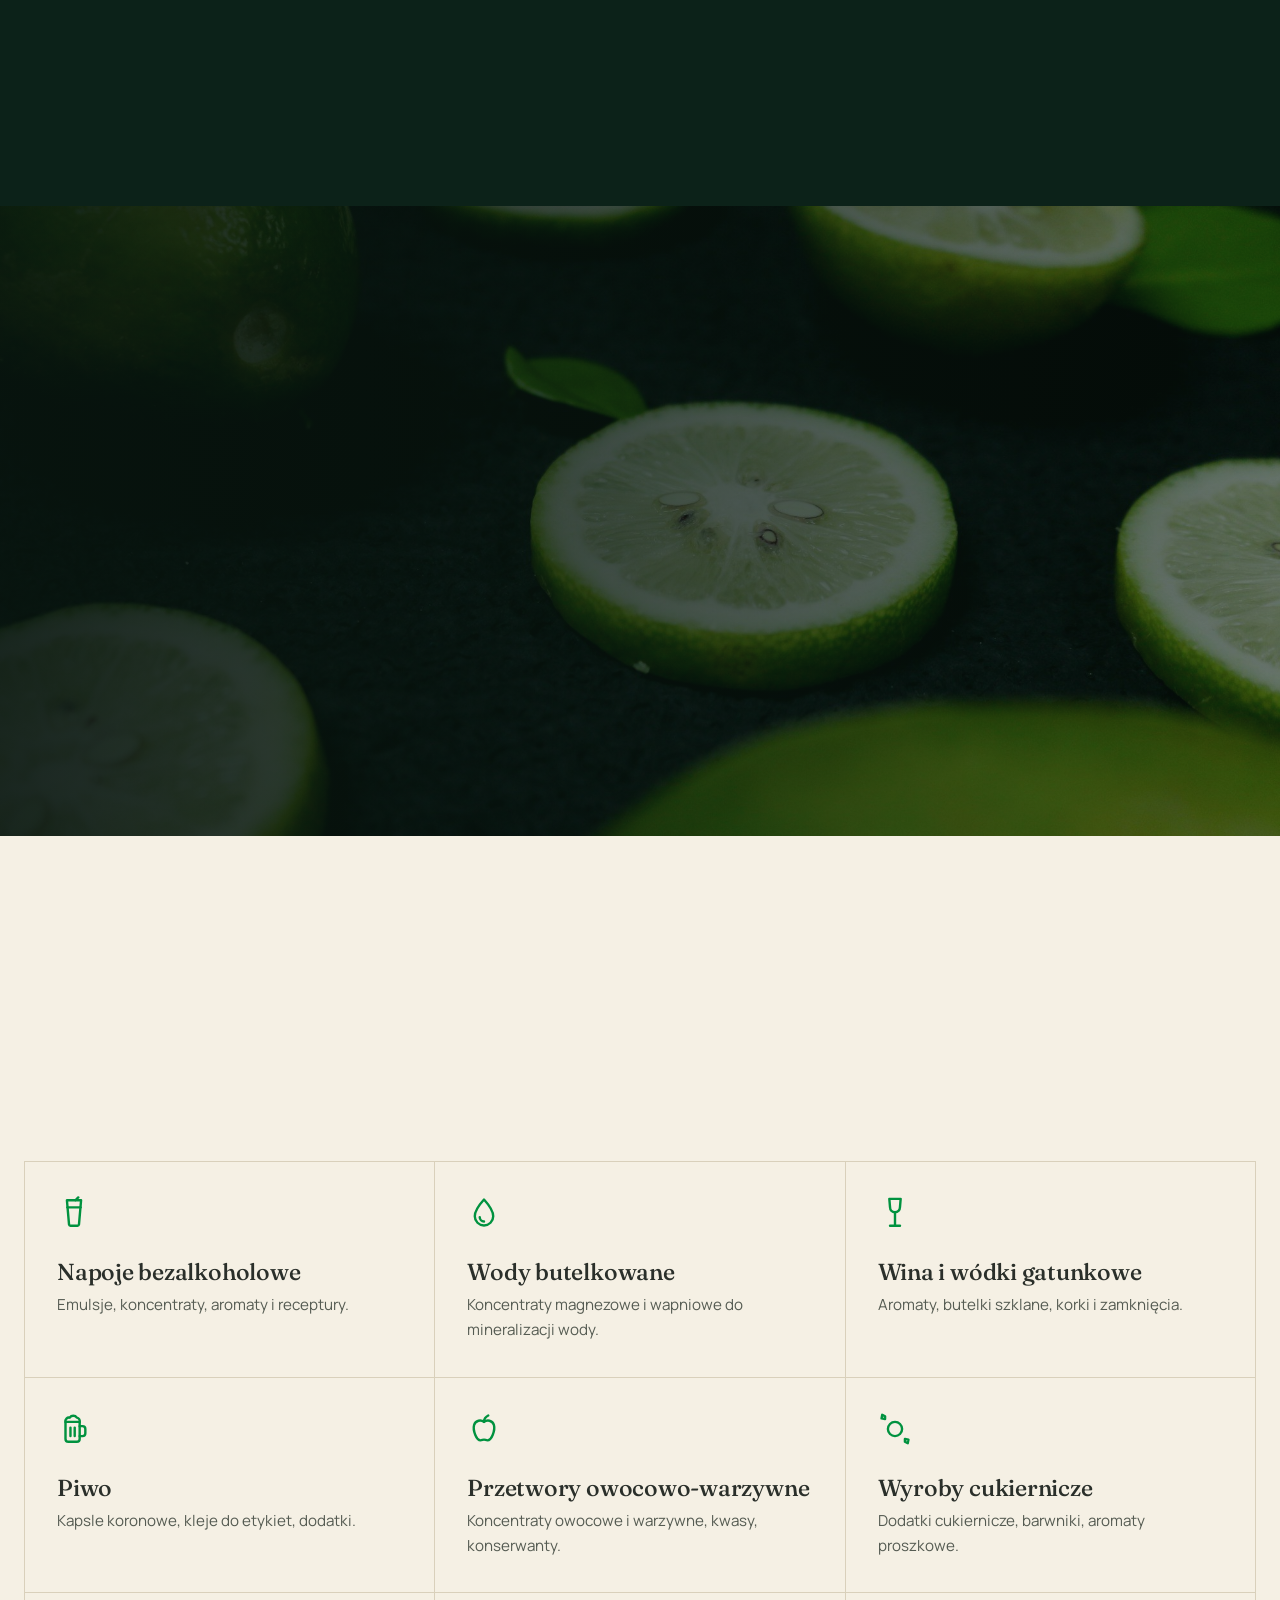
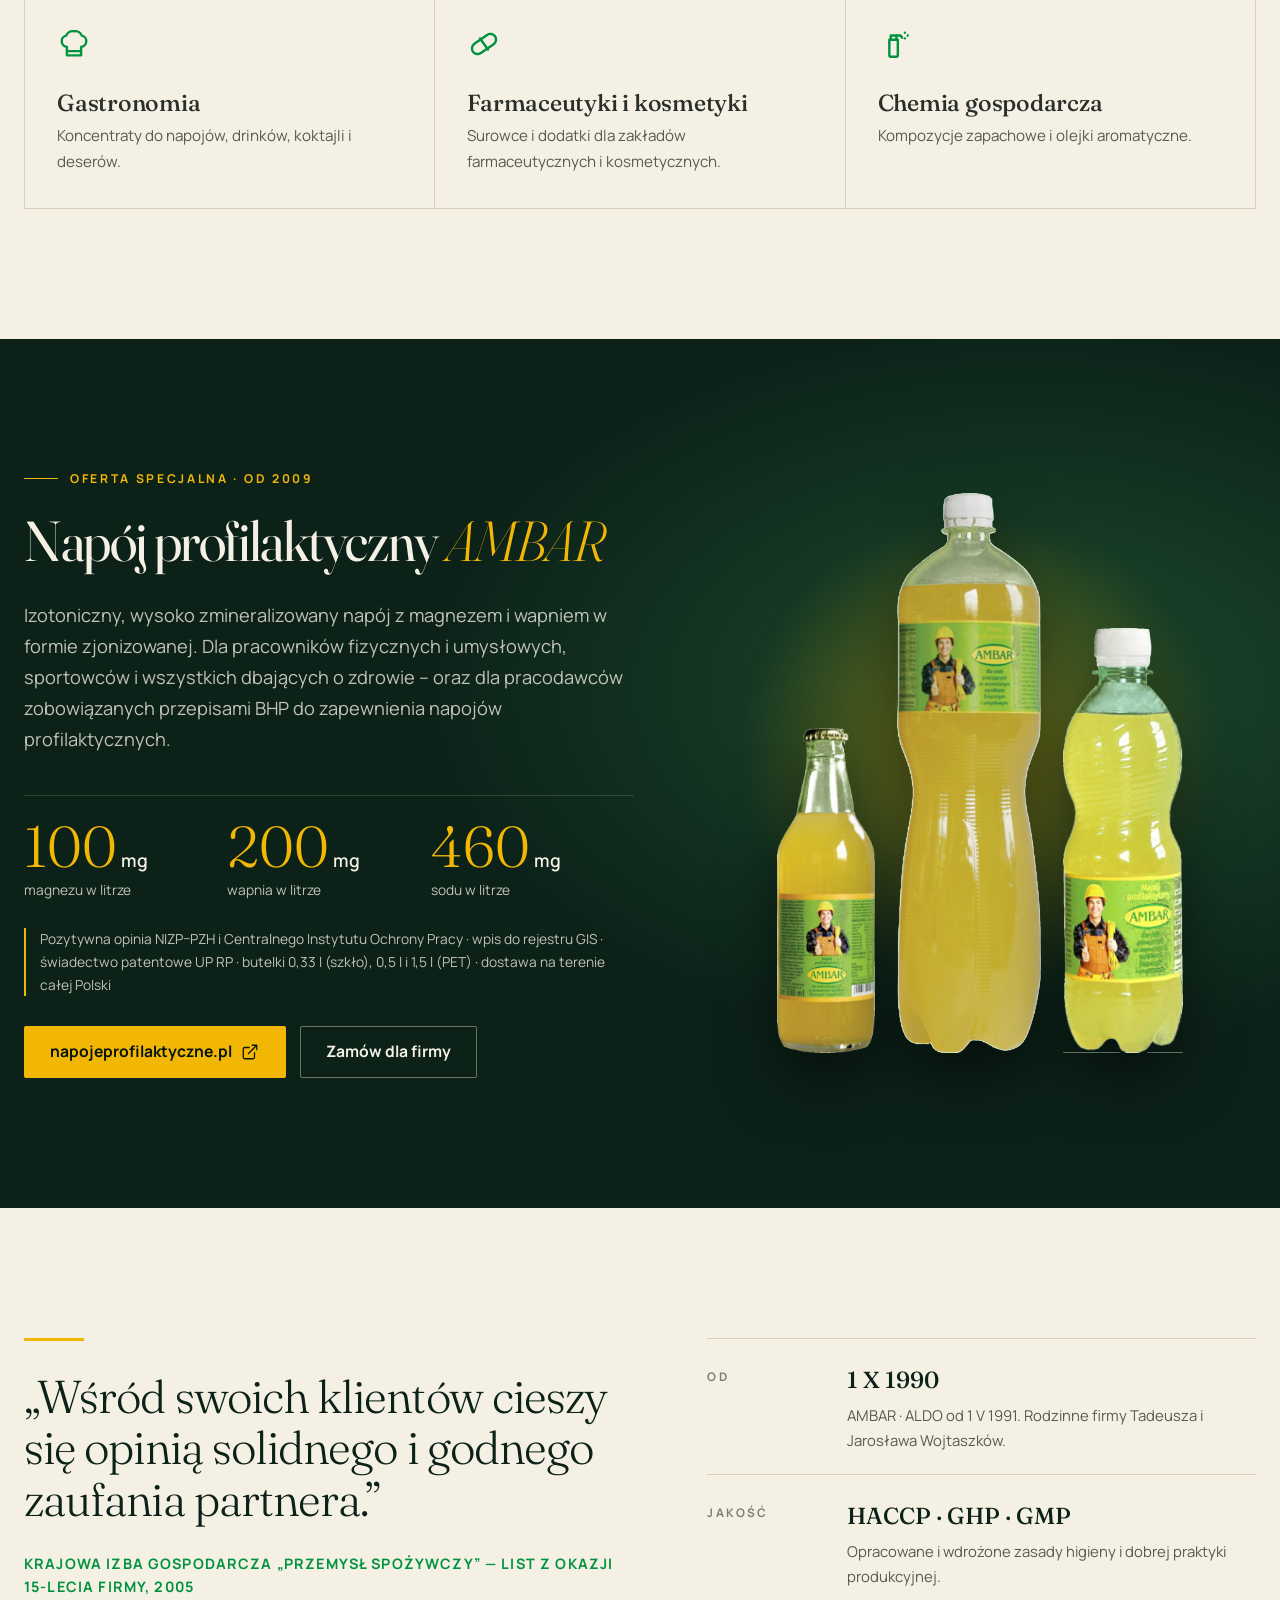
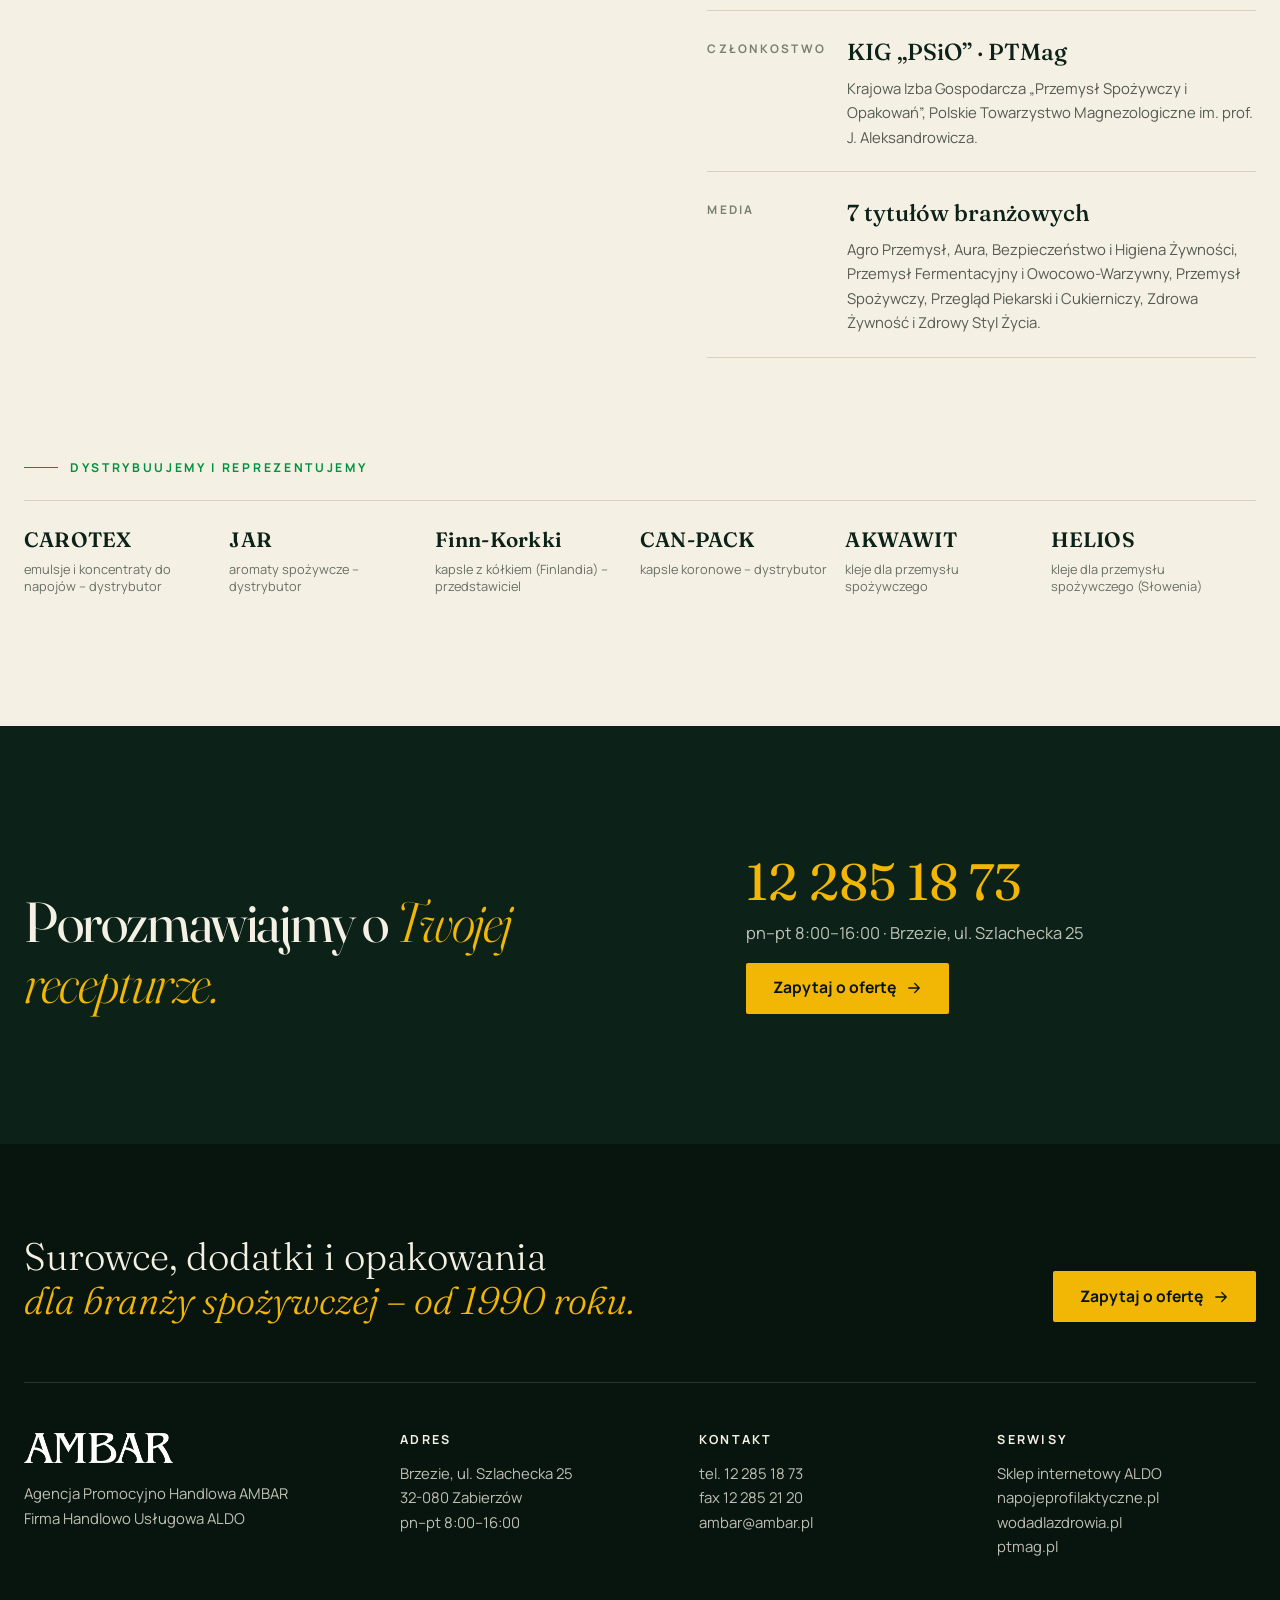
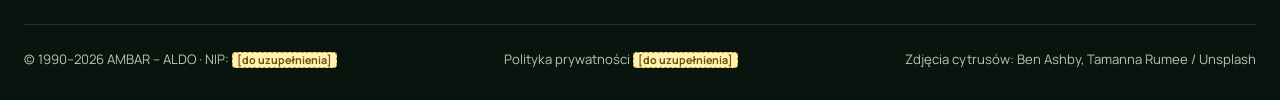
<file: wersja-b/index.html>
<!doctype html>
<html lang="pl">
<head>
<meta charset="utf-8">
<meta name="viewport" content="width=device-width, initial-scale=1">
<title>AMBAR – surowce i dodatki dla producentów żywności i napojów | od 1990</title>
<meta name="description" content="AMBAR i ALDO z Brzezia k. Krakowa: koncentraty, emulsje, aromaty, dodatki do żywności, butelki i zamknięcia oraz technologia i receptury. Od 1990 roku.">
<link rel="preconnect" href="https://fonts.googleapis.com"><link rel="preconnect" href="https://fonts.gstatic.com" crossorigin>
<link href="https://fonts.googleapis.com/css2?family=Fraunces:ital,opsz,wght@0,9..144,300..800;1,9..144,300..700&family=Manrope:wght@400;500;600;700&display=swap" rel="stylesheet">
<link rel="stylesheet" href="assets/style.css">
</head>
<body>
<a class="skip" href="#main">Przejdź do treści</a>
<header class="hd" id="hd">
  <div class="wrap hd__in">
    <a href="index.html" class="brand" aria-label="AMBAR – strona główna"><img src="assets/ambar-logo.png" alt="AMBAR" width="1146" height="230"></a>
    <nav class="nav" id="nav" aria-label="Główna nawigacja"><a href="index.html" aria-current="page">Start</a><a href="oferta.html">Oferta</a><a href="o-nas.html">O nas</a><a href="kontakt.html">Kontakt</a><a href="http://sklepaldo.ambar.pl/pl/sklep" target="_blank" rel="noopener">Sklep <svg class="ico ico--xs" viewBox="0 0 24 24" fill="none" stroke="currentColor" stroke-width="1.7" stroke-linecap="round" stroke-linejoin="round" aria-hidden="true"><path d="M18 13v6a2 2 0 0 1-2 2H5a2 2 0 0 1-2-2V8a2 2 0 0 1 2-2h6M15 3h6v6M10 14L21 3"/></svg></a></nav>
    <a class="btn btn--amber btn--sm hide-sm" href="kontakt.html#formularz">Zapytaj o ofertę</a>
    <button class="burger" aria-label="Menu" aria-expanded="false" aria-controls="nav"><svg class="ico" viewBox="0 0 24 24" fill="none" stroke="currentColor" stroke-width="1.7" stroke-linecap="round" stroke-linejoin="round" aria-hidden="true"><path d="M3 6h18M3 12h18M3 18h18"/></svg></button>
  </div>
</header>
<main id="main">

<section class="hero">
  <div class="hero__bg" aria-hidden="true"><img src="assets/citrus-dark.jpg" alt="" width="2400" height="1607"></div>
  <div class="wrap hero__in">
    <p class="kicker reveal">AMBAR · ALDO — Brzezie koło Krakowa — od 1990</p>
    <h1 class="reveal">Dobry produkt zaczyna się od&nbsp;<em>dobrego surowca.</em></h1>
    <p class="hero__lead reveal">Koncentraty owocowe, emulsje, aromaty, dodatki do żywności, butelki i zamknięcia dla producentów napojów, wód, win, wódek, piwa, przetworów i słodyczy. Do tego technologia, normy i receptury.</p>
    <div class="cta-row reveal">
      <a class="btn btn--amber" href="kontakt.html#formularz">Zapytaj o ofertę <svg class="ico ico--sm" viewBox="0 0 24 24" fill="none" stroke="currentColor" stroke-width="1.7" stroke-linecap="round" stroke-linejoin="round" aria-hidden="true"><path d="M5 12h14M13 6l6 6-6 6"/></svg></a>
      <a class="btn btn--line" href="http://sklepaldo.ambar.pl/pl/sklep" target="_blank" rel="noopener"><svg class="ico ico--sm" viewBox="0 0 24 24" fill="none" stroke="currentColor" stroke-width="1.7" stroke-linecap="round" stroke-linejoin="round" aria-hidden="true"><circle cx="9" cy="21" r="1"/><circle cx="20" cy="21" r="1"/><path d="M1 1h4l2.7 13.4a2 2 0 0 0 2 1.6h9.7a2 2 0 0 0 2-1.6L23 6H6"/></svg> Sklep internetowy</a>
    </div>
  </div>
  <div class="wrap hero__stats reveal">
    <div><strong>36</strong><span>lat na rynku</span></div>
    <div><strong>56</strong><span>aromatów płynnych</span></div>
    <div><strong>17</strong><span>wersji napoju profilaktycznego</span></div>
    <div><strong>HACCP</strong><span>zasady GHP i GMP wdrożone</span></div>
  </div>
</section>

<div class="marquee" aria-hidden="true"><div class="marquee__track"><span>Napoje bezalkoholowe</span><i>✦</i><span>Wody butelkowane</span><i>✦</i><span>Wina i wódki gatunkowe</span><i>✦</i><span>Piwo</span><i>✦</i><span>Przetwory owocowo-warzywne</span><i>✦</i><span>Wyroby cukiernicze</span><i>✦</i><span>Gastronomia</span><i>✦</i><span>Farmaceutyki i kosmetyki</span><i>✦</i><span>Chemia gospodarcza</span><i>✦</i><span>Napoje bezalkoholowe</span><i>✦</i><span>Wody butelkowane</span><i>✦</i><span>Wina i wódki gatunkowe</span><i>✦</i><span>Piwo</span><i>✦</i><span>Przetwory owocowo-warzywne</span><i>✦</i><span>Wyroby cukiernicze</span><i>✦</i><span>Gastronomia</span><i>✦</i><span>Farmaceutyki i kosmetyki</span><i>✦</i><span>Chemia gospodarcza</span><i>✦</i></div></div>

<section class="sec sec--cream">
  <div class="wrap intro">
    <div class="intro__big reveal"><span class="num">36</span><span class="num__l">lat doświadczenia<br>w branży spożywczej</span></div>
    <div class="intro__txt reveal">
      <p class="kicker kicker--dark">Nasza działalność</p>
      <h2>Zaopatrujemy, doradzamy, <em>projektujemy.</em></h2>
      <p class="lede">Zajmujemy się sprzedażą surowców spożywczych, dodatków do żywności oraz materiałów pomocniczych dla producentów napojów bezalkoholowych, wód butelkowanych, win, wódek gatunkowych, piwa, przetworów owocowo-warzywnych i wyrobów cukierniczych – a także dla gastronomii oraz zakładów farmaceutycznych, kosmetycznych i chemii gospodarczej.</p>
      <ol class="steps">
        <li><span>01</span><div><h3>Sprzedaż surowców</h3><p>Koncentraty, emulsje, aromaty, kwasy, konserwanty, barwniki, słodziki i opakowania.</p></div></li>
        <li><span>02</span><div><h3>Technologia</h3><p>Technologia produkcji, normy i receptury. Szkolenia GHP, GMP i HACCP. Dobór i montaż maszyn.</p></div></li>
        <li><span>03</span><div><h3>Druk</h3><p>Projektujemy i drukujemy etykiety, ulotki i foldery.</p></div></li>
        <li><span>04</span><div><h3>Promocja i wiedza</h3><p>Reklama i promocja napojów i wód oraz publikacje o ich znaczeniu dla zdrowia.</p></div></li>
      </ol>
    </div>
  </div>
</section>

<section class="sec sec--dark offer">
  <div class="wrap">
    <div class="sec__head reveal"><p class="kicker">Oferta</p><h2>Siedem obszarów,<br><em>jeden dostawca.</em></h2></div>
    <div class="offer__grid">
      <div class="offer__list"><a class="orow reveal" href="oferta.html#aromaty" data-img="assets/owoce-laboratorium.jpg"><span class="orow__n">01</span><span class="orow__t">Aromaty</span><span class="orow__d">Płynne, proszkowe, olejki i kompozycje zapachowe.</span><span class="orow__a"><svg class="ico" viewBox="0 0 24 24" fill="none" stroke="currentColor" stroke-width="1.7" stroke-linecap="round" stroke-linejoin="round" aria-hidden="true"><path d="M5 12h14M13 6l6 6-6 6"/></svg></span></a><a class="orow reveal" href="oferta.html#koncentraty" data-img="assets/citrus-dark.jpg"><span class="orow__n">02</span><span class="orow__t">Koncentraty owocowe i emulsje</span><span class="orow__d">Z owoców krajowych i egzotycznych – konwencjonalne, bio, puree.</span><span class="orow__a"><svg class="ico" viewBox="0 0 24 24" fill="none" stroke="currentColor" stroke-width="1.7" stroke-linecap="round" stroke-linejoin="round" aria-hidden="true"><path d="M5 12h14M13 6l6 6-6 6"/></svg></span></a><a class="orow reveal" href="oferta.html#dodatki" data-img="assets/owoce-wzory.jpg"><span class="orow__n">03</span><span class="orow__t">Dodatki spożywcze</span><span class="orow__d">Kwasy, konserwanty, słodziki, dodatki cukiernicze, barwniki.</span><span class="orow__a"><svg class="ico" viewBox="0 0 24 24" fill="none" stroke="currentColor" stroke-width="1.7" stroke-linecap="round" stroke-linejoin="round" aria-hidden="true"><path d="M5 12h14M13 6l6 6-6 6"/></svg></span></a><a class="orow reveal" href="oferta.html#napoje" data-img="assets/napoj-pracownicy.jpg"><span class="orow__n">04</span><span class="orow__t">Napoje i wody</span><span class="orow__d">Napój profilaktyczny AMBAR, wody mineralne i lecznicze.</span><span class="orow__a"><svg class="ico" viewBox="0 0 24 24" fill="none" stroke="currentColor" stroke-width="1.7" stroke-linecap="round" stroke-linejoin="round" aria-hidden="true"><path d="M5 12h14M13 6l6 6-6 6"/></svg></span></a><a class="orow reveal" href="oferta.html#butelki" data-img="assets/butelki-zestaw.jpg"><span class="orow__n">05</span><span class="orow__t">Butelki szklane</span><span class="orow__d">Na syropy, soki, wina, nalewki – od palety i detalicznie.</span><span class="orow__a"><svg class="ico" viewBox="0 0 24 24" fill="none" stroke="currentColor" stroke-width="1.7" stroke-linecap="round" stroke-linejoin="round" aria-hidden="true"><path d="M5 12h14M13 6l6 6-6 6"/></svg></span></a><a class="orow reveal" href="oferta.html#zamkniecia" data-img="assets/butelka-flute.jpg"><span class="orow__n">06</span><span class="orow__t">Zamknięcia, kleje, etykiety</span><span class="orow__d">Kapsle, nakrętki, kleje, folie, druk etykiet, środki myjące.</span><span class="orow__a"><svg class="ico" viewBox="0 0 24 24" fill="none" stroke="currentColor" stroke-width="1.7" stroke-linecap="round" stroke-linejoin="round" aria-hidden="true"><path d="M5 12h14M13 6l6 6-6 6"/></svg></span></a><a class="orow reveal" href="oferta.html#technologia" data-img="assets/owoce-warzywa.png"><span class="orow__n">07</span><span class="orow__t">Technologia</span><span class="orow__d">Technologie, receptury, normy, HACCP, dobór maszyn.</span><span class="orow__a"><svg class="ico" viewBox="0 0 24 24" fill="none" stroke="currentColor" stroke-width="1.7" stroke-linecap="round" stroke-linejoin="round" aria-hidden="true"><path d="M5 12h14M13 6l6 6-6 6"/></svg></span></a></div>
      <div class="offer__img reveal"><img id="offerImg" src="assets/owoce-laboratorium.jpg" alt="Wybrana kategoria oferty – ilustracja" width="2000" height="1417"></div>
    </div>
  </div>
</section>

<section class="band" aria-label="Motto">
  <img src="assets/lime-dark.jpg" alt="" loading="lazy" width="2000" height="1333">
  <div class="wrap band__in reveal">
    <blockquote>„Obce rzeczy wiedzieć dobrze jest – swoje obowiązek.”</blockquote>
    <p>Zygmunt Gloger, z którego <em>Encyklopedii staropolskiej</em> pochodzi nazwa AMBAR – dawniej: spichrz, skład.</p>
  </div>
</section>

<section class="sec sec--cream">
  <div class="wrap">
    <div class="sec__head sec__head--split reveal"><div><p class="kicker kicker--dark">Dla kogo</p><h2>Od rozlewni po <em>cukiernię.</em></h2></div><p class="lede">Obsługujemy zakłady produkcyjne i gastronomię, a konsumentów indywidualnych zapraszamy do sklepu internetowego.</p></div>
    <div class="itiles"><div class="itile reveal"><svg class="ico itile__ico" viewBox="0 0 24 24" fill="none" stroke="currentColor" stroke-width="1.7" stroke-linecap="round" stroke-linejoin="round" aria-hidden="true"><path d="M7 3h10l-1.5 17.2a1 1 0 0 1-1 .8h-5a1 1 0 0 1-1-.8L7 3z"/><path d="M7.4 8h9.2"/><path d="M13 3l2-2"/></svg><h3>Napoje bezalkoholowe</h3><p>Emulsje, koncentraty, aromaty i receptury.</p></div><div class="itile reveal"><svg class="ico itile__ico" viewBox="0 0 24 24" fill="none" stroke="currentColor" stroke-width="1.7" stroke-linecap="round" stroke-linejoin="round" aria-hidden="true"><path d="M12 2.5s6.5 7.2 6.5 11.8A6.5 6.5 0 0 1 5.5 14.3C5.5 9.7 12 2.5 12 2.5z"/><path d="M9 15a3 3 0 0 0 3 3"/></svg><h3>Wody butelkowane</h3><p>Koncentraty magnezowe i wapniowe do mineralizacji wody.</p></div><div class="itile reveal"><svg class="ico itile__ico" viewBox="0 0 24 24" fill="none" stroke="currentColor" stroke-width="1.7" stroke-linecap="round" stroke-linejoin="round" aria-hidden="true"><path d="M8 2h8l-.5 6a3.5 3.5 0 0 1-7 0L8 2z"/><path d="M12 11.5V20"/><path d="M8.5 21h7"/></svg><h3>Wina i wódki gatunkowe</h3><p>Aromaty, butelki szklane, korki i zamknięcia.</p></div><div class="itile reveal"><svg class="ico itile__ico" viewBox="0 0 24 24" fill="none" stroke="currentColor" stroke-width="1.7" stroke-linecap="round" stroke-linejoin="round" aria-hidden="true"><path d="M6 7h10v12a2 2 0 0 1-2 2H8a2 2 0 0 1-2-2V7z"/><path d="M16 10h2a2 2 0 0 1 2 2v3a2 2 0 0 1-2 2h-2"/><path d="M6 7a2.5 2.5 0 0 1 3-3 3 3 0 0 1 5 0 2.5 2.5 0 0 1 2 3"/><path d="M9.5 11v6M12.5 11v6"/></svg><h3>Piwo</h3><p>Kapsle koronowe, kleje do etykiet, dodatki.</p></div><div class="itile reveal"><svg class="ico itile__ico" viewBox="0 0 24 24" fill="none" stroke="currentColor" stroke-width="1.7" stroke-linecap="round" stroke-linejoin="round" aria-hidden="true"><path d="M12 7c-2-1.6-6-1.4-7 2.2-1 3.8 1.6 10.8 4.6 10.8 1 0 1.6-.5 2.4-.5s1.4.5 2.4.5c3 0 5.6-7 4.6-10.8C18 5.6 14 5.4 12 7z"/><path d="M12 7c0-2 1-3.5 3-4.5"/></svg><h3>Przetwory owocowo-warzywne</h3><p>Koncentraty owocowe i warzywne, kwasy, konserwanty.</p></div><div class="itile reveal"><svg class="ico itile__ico" viewBox="0 0 24 24" fill="none" stroke="currentColor" stroke-width="1.7" stroke-linecap="round" stroke-linejoin="round" aria-hidden="true"><rect x="7" y="7" width="10" height="10" rx="5" transform="rotate(45 12 12)"/><path d="M5 5l-2.5-.5L3 2l2 1zM19 19l2.5.5L21 22l-2-1z"/></svg><h3>Wyroby cukiernicze</h3><p>Dodatki cukiernicze, barwniki, aromaty proszkowe.</p></div><div class="itile reveal"><svg class="ico itile__ico" viewBox="0 0 24 24" fill="none" stroke="currentColor" stroke-width="1.7" stroke-linecap="round" stroke-linejoin="round" aria-hidden="true"><path d="M7 14a4 4 0 0 1-.5-7.9A5 5 0 0 1 12 3a5 5 0 0 1 5.5 3.1A4 4 0 0 1 17 14v6H7v-6z"/><path d="M7 17h10"/></svg><h3>Gastronomia</h3><p>Koncentraty do napojów, drinków, koktajli i deserów.</p></div><div class="itile reveal"><svg class="ico itile__ico" viewBox="0 0 24 24" fill="none" stroke="currentColor" stroke-width="1.7" stroke-linecap="round" stroke-linejoin="round" aria-hidden="true"><rect x="2.5" y="8" width="19" height="8" rx="4" transform="rotate(-35 12 12)"/><path d="M9.2 8.1l5.6 7.8"/></svg><h3>Farmaceutyki i kosmetyki</h3><p>Surowce i dodatki dla zakładów farmaceutycznych i kosmetycznych.</p></div><div class="itile reveal"><svg class="ico itile__ico" viewBox="0 0 24 24" fill="none" stroke="currentColor" stroke-width="1.7" stroke-linecap="round" stroke-linejoin="round" aria-hidden="true"><path d="M8 9h6v11a1 1 0 0 1-1 1H9a1 1 0 0 1-1-1V9z"/><path d="M9 9V6h4v3"/><path d="M13 6h3l1 1.5"/><path d="M19 4h.01M21 6h.01M19 8h.01"/></svg><h3>Chemia gospodarcza</h3><p>Kompozycje zapachowe i olejki aromatyczne.</p></div></div>
  </div>
</section>

<section class="sec napoj">
  <div class="wrap napoj__grid">
    <div class="napoj__txt reveal">
      <p class="kicker">Oferta specjalna · od 2009</p>
      <h2>Napój profilaktyczny <em>AMBAR</em></h2>
      <p class="lede">Izotoniczny, wysoko zmineralizowany napój z magnezem i wapniem w formie zjonizowanej. Dla pracowników fizycznych i umysłowych, sportowców i wszystkich dbających o zdrowie – oraz dla pracodawców zobowiązanych przepisami BHP do zapewnienia napojów profilaktycznych.</p>
      <div class="napoj__nums">
        <div><strong>100<small>mg</small></strong><span>magnezu w litrze</span></div>
        <div><strong>200<small>mg</small></strong><span>wapnia w litrze</span></div>
        <div><strong>460<small>mg</small></strong><span>sodu w litrze</span></div>
      </div>
      <p class="fine">Pozytywna opinia NIZP–PZH i Centralnego Instytutu Ochrony Pracy · wpis do rejestru GIS · świadectwo patentowe UP RP · butelki 0,33 l (szkło), 0,5 l i 1,5 l (PET) · dostawa na terenie całej Polski</p>
      <div class="cta-row"><a class="btn btn--amber" href="http://www.napojeprofilaktyczne.pl" target="_blank" rel="noopener">napojeprofilaktyczne.pl <svg class="ico ico--sm" viewBox="0 0 24 24" fill="none" stroke="currentColor" stroke-width="1.7" stroke-linecap="round" stroke-linejoin="round" aria-hidden="true"><path d="M18 13v6a2 2 0 0 1-2 2H5a2 2 0 0 1-2-2V8a2 2 0 0 1 2-2h6M15 3h6v6M10 14L21 3"/></svg></a><a class="btn btn--line" href="kontakt.html#formularz">Zamów dla firmy</a></div>
    </div>
    <div class="napoj__vis reveal" role="img" aria-label="Napój profilaktyczny AMBAR w butelkach 0,33 l, 1,5 l i 0,5 l">
      <div class="glow"></div>
      <img src="assets/napoj-033l.png" alt=""><img src="assets/napoj-15l.png" alt=""><img src="assets/napoj-05l.png" alt="">
    </div>
  </div>
</section>

<section class="sec sec--cream">
  <div class="wrap trustb">
    <figure class="bigquote reveal">
      <blockquote>„Wśród swoich klientów cieszy się opinią solidnego i godnego zaufania partnera.”</blockquote>
      <figcaption>Krajowa Izba Gospodarcza „Przemysł Spożywczy” — list z okazji 15-lecia firmy, 2005</figcaption>
    </figure>
    <div class="facts reveal">
      <div class="fact"><span class="fact__k">Od</span><strong>1 X 1990</strong><p>AMBAR · ALDO od 1 V 1991. Rodzinne firmy Tadeusza i Jarosława Wojtaszków.</p></div>
      <div class="fact"><span class="fact__k">Jakość</span><strong>HACCP · GHP · GMP</strong><p>Opracowane i wdrożone zasady higieny i dobrej praktyki produkcyjnej.</p></div>
      <div class="fact"><span class="fact__k">Członkostwo</span><strong>KIG „PSiO” · PTMag</strong><p>Krajowa Izba Gospodarcza „Przemysł Spożywczy i Opakowań”, Polskie Towarzystwo Magnezologiczne im. prof. J. Aleksandrowicza.</p></div>
      <div class="fact"><span class="fact__k">Media</span><strong>7 tytułów branżowych</strong><p>Agro Przemysł, Aura, Bezpieczeństwo i Higiena Żywności, Przemysł Fermentacyjny i Owocowo-Warzywny, Przemysł Spożywczy, Przegląd Piekarski i Cukierniczy, Zdrowa Żywność i Zdrowy Styl Życia.</p></div>
    </div>
  </div>
  <div class="wrap">
    <p class="kicker kicker--dark partners__k">Dystrybuujemy i reprezentujemy</p>
    <ul class="partners"><li><strong>CAROTEX</strong><span>emulsje i koncentraty do napojów – dystrybutor</span></li><li><strong>JAR</strong><span>aromaty spożywcze – dystrybutor</span></li><li><strong>Finn-Korkki</strong><span>kapsle z kółkiem (Finlandia) – przedstawiciel</span></li><li><strong>CAN-PACK</strong><span>kapsle koronowe – dystrybutor</span></li><li><strong>AKWAWIT</strong><span>kleje dla przemysłu spożywczego</span></li><li><strong>HELIOS</strong><span>kleje dla przemysłu spożywczego (Słowenia)</span></li></ul>
  </div>
</section>

<section class="sec sec--dark final">
  <div class="wrap final__in reveal">
    <h2>Porozmawiajmy o&nbsp;<em>Twojej recepturze.</em></h2>
    <div class="final__side">
      <a class="final__tel" href="tel:+48122851873">12 285 18 73</a>
      <p>pn–pt 8:00–16:00 · Brzezie, ul. Szlachecka 25</p>
      <a class="btn btn--amber" href="kontakt.html#formularz">Zapytaj o ofertę <svg class="ico ico--sm" viewBox="0 0 24 24" fill="none" stroke="currentColor" stroke-width="1.7" stroke-linecap="round" stroke-linejoin="round" aria-hidden="true"><path d="M5 12h14M13 6l6 6-6 6"/></svg></a>
    </div>
  </div>
</section>

</main>
<footer class="ft">
  <div class="wrap">
    <div class="ft__top">
      <p class="ft__claim">Surowce, dodatki i opakowania<br><em>dla branży spożywczej – od 1990 roku.</em></p>
      <a class="btn btn--amber" href="kontakt.html#formularz">Zapytaj o ofertę <svg class="ico ico--sm" viewBox="0 0 24 24" fill="none" stroke="currentColor" stroke-width="1.7" stroke-linecap="round" stroke-linejoin="round" aria-hidden="true"><path d="M5 12h14M13 6l6 6-6 6"/></svg></a>
    </div>
    <div class="ft__grid">
      <div><img class="ft__logo" src="assets/ambar-logo.png" alt="AMBAR" width="1146" height="230"><p>Agencja Promocyjno Handlowa AMBAR<br>Firma Handlowo Usługowa ALDO</p></div>
      <div><h3>Adres</h3><p>Brzezie, ul. Szlachecka 25<br>32-080 Zabierzów<br>pn–pt 8:00–16:00</p></div>
      <div><h3>Kontakt</h3><p><a href="tel:+48122851873">tel. 12 285 18 73</a><br>fax 12 285 21 20<br><a href="mailto:ambar@ambar.pl">ambar@ambar.pl</a></p></div>
      <div><h3>Serwisy</h3><p><a href="http://sklepaldo.ambar.pl/pl/sklep" target="_blank" rel="noopener">Sklep internetowy ALDO</a><br><a href="http://www.napojeprofilaktyczne.pl" target="_blank" rel="noopener">napojeprofilaktyczne.pl</a><br><a href="http://www.wodadlazdrowia.pl" target="_blank" rel="noopener">wodadlazdrowia.pl</a><br><a href="http://www.ptmag.pl" target="_blank" rel="noopener">ptmag.pl</a></p></div>
    </div>
    <div class="ft__bottom"><span>© 1990–2026 AMBAR – ALDO · NIP: <span class="ph">[do uzupełnienia]</span></span><span>Polityka prywatności <span class="ph">[do uzupełnienia]</span></span><span class="credit">Zdjęcia cytrusów: Ben Ashby, Tamanna Rumee / Unsplash</span></div>
  </div>
</footer>
<script src="assets/main.js"></script>
</body>
</html>
</file>
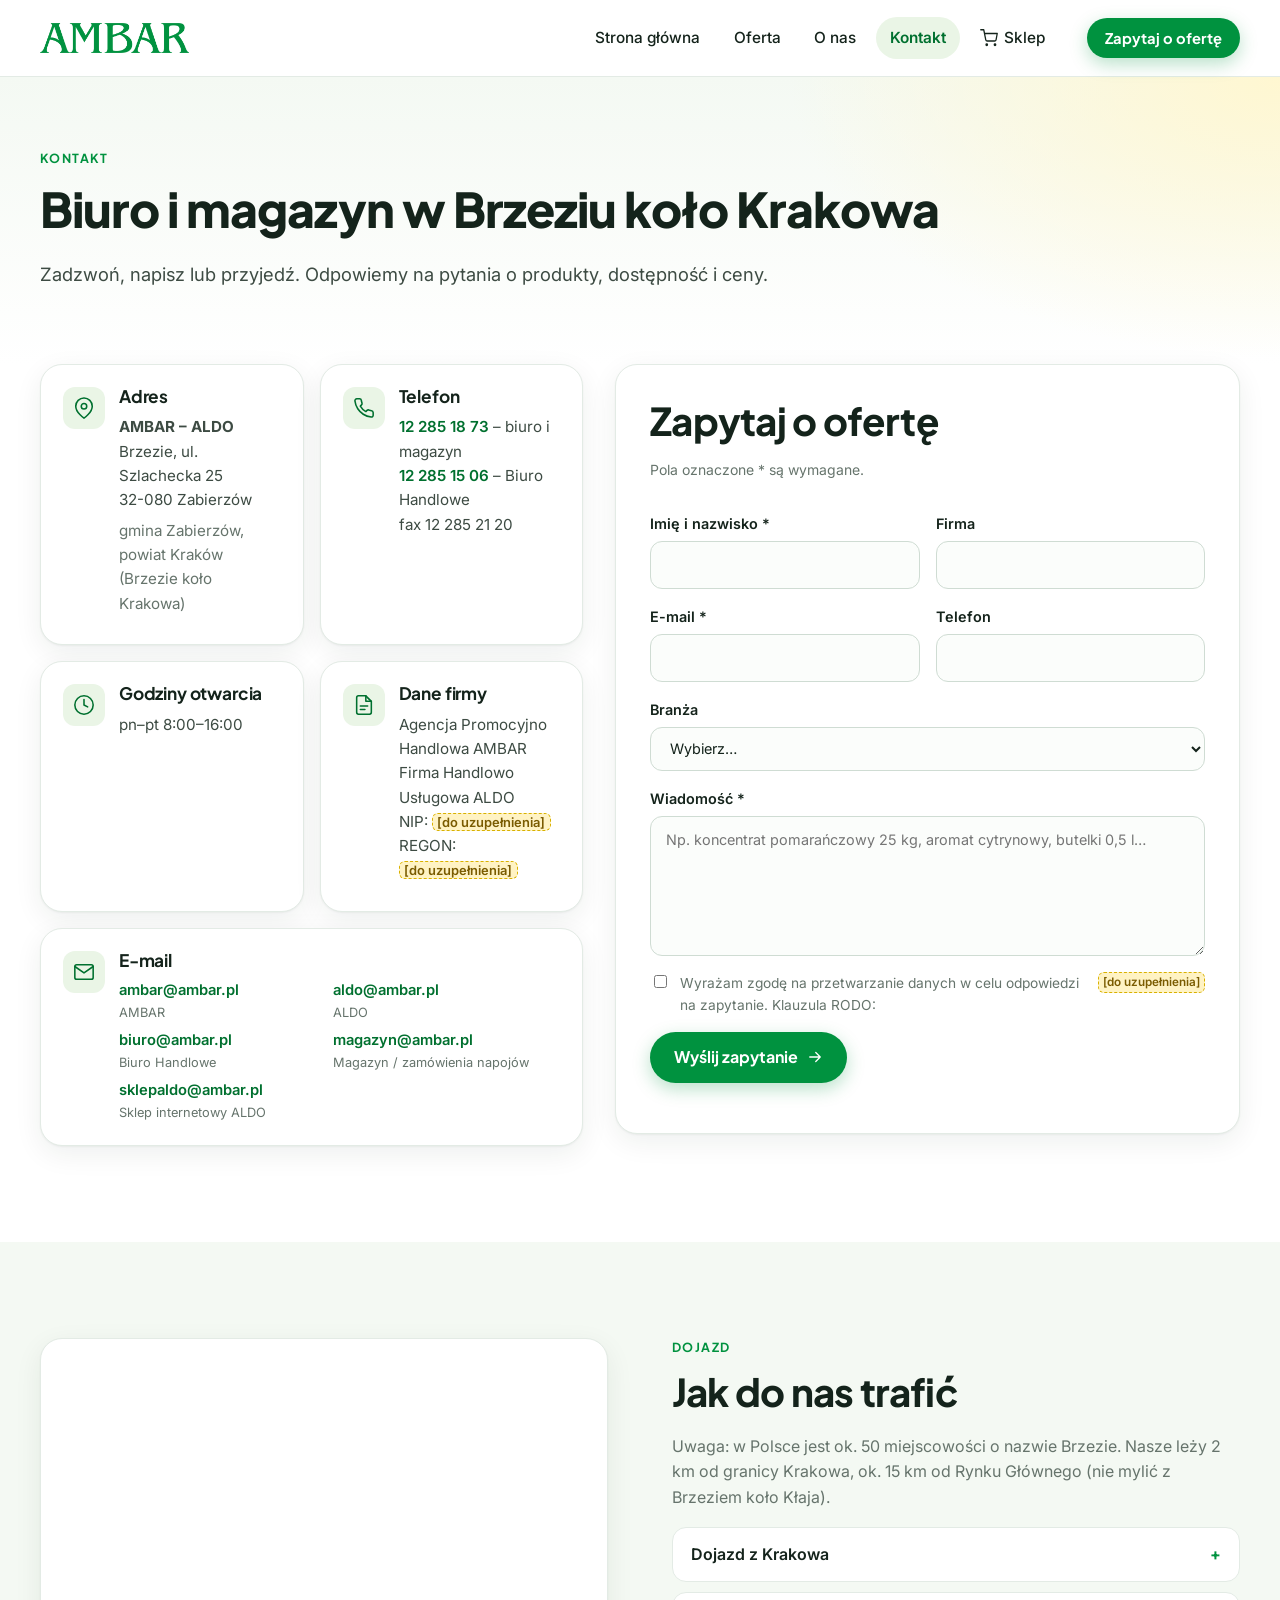
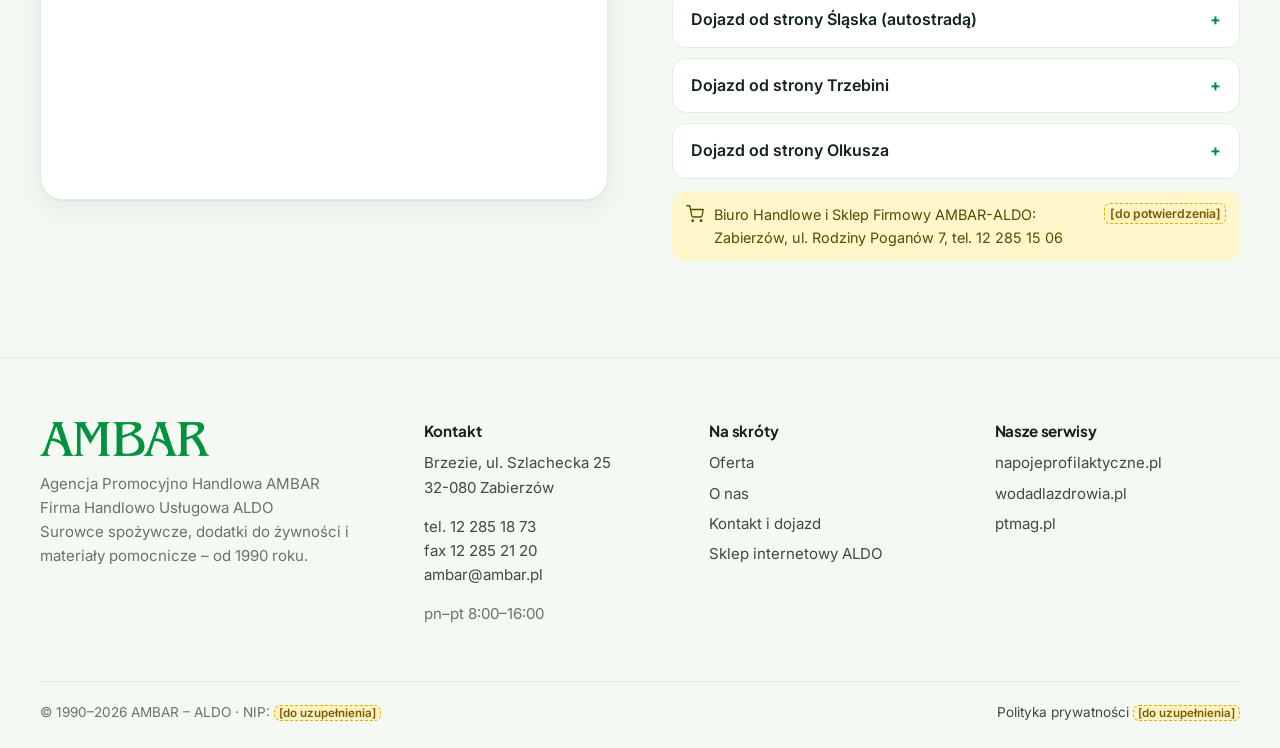
<file: wersja-a/kontakt.html>
<!doctype html>
<html lang="pl">
<head>
<meta charset="utf-8">
<meta name="viewport" content="width=device-width, initial-scale=1">
<title>Kontakt i dojazd | AMBAR – ALDO, Brzezie k. Krakowa</title>
<meta name="description" content="Adres, telefony, e-maile, godziny otwarcia i dojazd do AMBAR – ALDO w Brzeziu koło Krakowa.">
<link rel="preconnect" href="https://fonts.googleapis.com"><link rel="preconnect" href="https://fonts.gstatic.com" crossorigin>
<link href="https://fonts.googleapis.com/css2?family=Inter:wght@400;500;600&family=Plus+Jakarta+Sans:wght@500;600;700;800&display=swap" rel="stylesheet">
<link rel="stylesheet" href="assets/style.css">
</head>
<body>
<a class="skip" href="#main">Przejdź do treści</a>
<header class="topbar">
  <div class="wrap topbar__in">
    <a href="index.html" class="brand" aria-label="AMBAR – strona główna"><img src="assets/ambar-logo.png" alt="AMBAR" width="1146" height="230"></a>
    <nav class="nav" id="nav" aria-label="Główna nawigacja"><a href="index.html">Strona główna</a><a href="oferta.html">Oferta</a><a href="o-nas.html">O nas</a><a href="kontakt.html" aria-current="page">Kontakt</a><a class="nav__shop" href="http://sklepaldo.ambar.pl/pl/sklep" target="_blank" rel="noopener"><svg class="ico" viewBox="0 0 24 24" fill="none" stroke="currentColor" stroke-width="1.7" stroke-linecap="round" stroke-linejoin="round" aria-hidden="true"><circle cx="9" cy="21" r="1"/><circle cx="20" cy="21" r="1"/><path d="M1 1h4l2.7 13.4a2 2 0 0 0 2 1.6h9.7a2 2 0 0 0 2-1.6L23 6H6"/></svg> Sklep</a></nav>
    <a class="btn btn--primary btn--sm hide-sm" href="kontakt.html#formularz">Zapytaj o ofertę</a>
    <button class="burger" aria-label="Menu" aria-expanded="false" aria-controls="nav"><svg class="ico" viewBox="0 0 24 24" fill="none" stroke="currentColor" stroke-width="1.7" stroke-linecap="round" stroke-linejoin="round" aria-hidden="true"><path d="M3 6h18M3 12h18M3 18h18"/></svg></button>
  </div>
</header>
<main id="main">

<section class="phero">
  <div class="wrap">
    <p class="eyebrow">Kontakt</p>
    <h1>Biuro i magazyn w Brzeziu koło Krakowa</h1>
    <p class="lead">Zadzwoń, napisz lub przyjedź. Odpowiemy na pytania o produkty, dostępność i ceny.</p>
  </div>
</section>
<section class="section section--pt0">
  <div class="wrap contact">
    <div class="contact__info">
      <div class="card cinfo"><svg class="ico" viewBox="0 0 24 24" fill="none" stroke="currentColor" stroke-width="1.7" stroke-linecap="round" stroke-linejoin="round" aria-hidden="true"><path d="M21 10c0 7-9 13-9 13s-9-6-9-13a9 9 0 0 1 18 0z"/><circle cx="12" cy="10" r="3"/></svg><div><h3>Adres</h3><p><strong>AMBAR – ALDO</strong><br>Brzezie, ul. Szlachecka 25<br>32-080 Zabierzów</p><p class="muted small">gmina Zabierzów, powiat Kraków (Brzezie koło Krakowa)</p></div></div>
      <div class="card cinfo"><svg class="ico" viewBox="0 0 24 24" fill="none" stroke="currentColor" stroke-width="1.7" stroke-linecap="round" stroke-linejoin="round" aria-hidden="true"><path d="M22 16.9v3a2 2 0 0 1-2.2 2 19.8 19.8 0 0 1-8.6-3.1 19.5 19.5 0 0 1-6-6A19.8 19.8 0 0 1 2.1 4.2 2 2 0 0 1 4.1 2h3a2 2 0 0 1 2 1.7c.1 1 .4 1.9.7 2.8a2 2 0 0 1-.5 2.1L8 9.9a16 16 0 0 0 6 6l1.3-1.3a2 2 0 0 1 2.1-.4c.9.3 1.8.6 2.8.7a2 2 0 0 1 1.7 2z"/></svg><div><h3>Telefon</h3><p><a href="tel:+48122851873">12 285 18 73</a> – biuro i magazyn<br><a href="tel:+48122851506">12 285 15 06</a> – Biuro Handlowe<br>fax 12 285 21 20</p></div></div>
      <div class="card cinfo"><svg class="ico" viewBox="0 0 24 24" fill="none" stroke="currentColor" stroke-width="1.7" stroke-linecap="round" stroke-linejoin="round" aria-hidden="true"><circle cx="12" cy="12" r="10"/><path d="M12 6v6l4 2"/></svg><div><h3>Godziny otwarcia</h3><p>pn–pt 8:00–16:00</p></div></div>
      <div class="card cinfo"><svg class="ico" viewBox="0 0 24 24" fill="none" stroke="currentColor" stroke-width="1.7" stroke-linecap="round" stroke-linejoin="round" aria-hidden="true"><path d="M14 2H6a2 2 0 0 0-2 2v16a2 2 0 0 0 2 2h12a2 2 0 0 0 2-2V8z"/><path d="M14 2v6h6M8 13h8M8 17h5"/></svg><div><h3>Dane firmy</h3><p>Agencja Promocyjno Handlowa AMBAR<br>Firma Handlowo Usługowa ALDO<br>NIP: <span class="ph">[do uzupełnienia]</span><br>REGON: <span class="ph">[do uzupełnienia]</span></p></div></div>
      <div class="card cinfo"><svg class="ico" viewBox="0 0 24 24" fill="none" stroke="currentColor" stroke-width="1.7" stroke-linecap="round" stroke-linejoin="round" aria-hidden="true"><rect x="2" y="4" width="20" height="16" rx="2"/><path d="M22 6l-10 7L2 6"/></svg><div><h3>E-mail</h3><ul class="emails"><li><a href="mailto:ambar@ambar.pl">ambar@ambar.pl</a><span>AMBAR</span></li><li><a href="mailto:aldo@ambar.pl">aldo@ambar.pl</a><span>ALDO</span></li><li><a href="mailto:biuro@ambar.pl">biuro@ambar.pl</a><span>Biuro Handlowe</span></li><li><a href="mailto:magazyn@ambar.pl">magazyn@ambar.pl</a><span>Magazyn / zamówienia napojów</span></li><li><a href="mailto:sklepaldo@ambar.pl">sklepaldo@ambar.pl</a><span>Sklep internetowy ALDO</span></li></ul></div></div>
    </div>
    <form class="card form" id="formularz" novalidate>
      <h2>Zapytaj o ofertę</h2>
      <p class="muted small">Pola oznaczone * są wymagane.</p>
      <div class="frow"><label>Imię i nazwisko *<input name="name" required autocomplete="name"></label><label>Firma<input name="company" autocomplete="organization"></label></div>
      <div class="frow"><label>E-mail *<input type="email" name="email" required autocomplete="email"></label><label>Telefon<input type="tel" name="phone" autocomplete="tel"></label></div>
      <label>Branża<select name="industry"><option value="">Wybierz…</option><option>Napoje bezalkoholowe</option><option>Wody butelkowane</option><option>Wina i wódki gatunkowe</option><option>Piwo</option><option>Przetwory owocowo-warzywne</option><option>Wyroby cukiernicze</option><option>Gastronomia</option><option>Farmaceutyki i kosmetyki</option><option>Chemia gospodarcza</option><option>Konsument indywidualny</option><option>Inna</option></select></label>
      <label>Wiadomość *<textarea name="msg" rows="5" required placeholder="Np. koncentrat pomarańczowy 25 kg, aromat cytrynowy, butelki 0,5 l…"></textarea></label>
      <label class="consent"><input type="checkbox" required> Wyrażam zgodę na przetwarzanie danych w celu odpowiedzi na zapytanie. Klauzula RODO: <span class="ph">[do uzupełnienia]</span></label>
      <button class="btn btn--primary" type="submit">Wyślij zapytanie <svg class="ico ico--sm" viewBox="0 0 24 24" fill="none" stroke="currentColor" stroke-width="1.7" stroke-linecap="round" stroke-linejoin="round" aria-hidden="true"><path d="M5 12h14M13 6l6 6-6 6"/></svg></button>
      <p class="form__msg" role="status" aria-live="polite"></p>
    </form>
  </div>
</section>
<section class="section section--tint">
  <div class="wrap split split--top">
    <div class="map card"><iframe title="Mapa dojazdu – AMBAR, Brzezie, ul. Szlachecka 25" src="https://maps.google.com/maps?q=ul.%20Szlachecka%2025%2C%20Brzezie%2C%2032-080%20Zabierz%C3%B3w&z=14&output=embed" referrerpolicy="no-referrer-when-downgrade"></iframe></div>
    <div>
      <p class="eyebrow">Dojazd</p>
      <h2>Jak do nas trafić</h2>
      <p class="muted">Uwaga: w Polsce jest ok. 50 miejscowości o nazwie Brzezie. Nasze leży 2 km od granicy Krakowa, ok. 15 km od Rynku Głównego (nie mylić z Brzeziem koło Kłaja).</p>
      <details class="acc"><summary>Dojazd z Krakowa</summary><p>Drogą nr 79 z Ronda Bronowickiego przy MAKRO jechać w kierunku Katowic–Trzebini. Za węzłem autostrady (nie skręcać na autostradę!) należy skręcić w prawo według drogowskazu do Brzezia, na następnym skrzyżowaniu skręcić w lewo. Od tego skrzyżowania do magazynu AMBAR w Brzeziu jest 1,0 km.</p></details><details class="acc"><summary>Dojazd od strony Śląska (autostradą)</summary><p>Na końcu autostrady, za wiaduktem i Centrum WITEK, skręcić na światłach w lewo jak do LEROY MERLIN i nawrócić na małym rondzie. Powrócić na drogę nr 79 w kierunku Trzebini i potem skręcić w prawo wg drogowskazu do Brzezia, na następnym skrzyżowaniu skręcić w lewo. Od tego skrzyżowania do magazynu AMBAR w Brzeziu jest 1,0 km.</p></details><details class="acc"><summary>Dojazd od strony Trzebini</summary><p>W Zabierzowie na światłach przy kościele skręcić w lewo i ul. Kolejową, a potem Rodziny Poganów dojechać do Bolechowic. Na ul. Zielonej na skrzyżowaniu w kształcie litery T skręcić w prawo w kierunku na Rząskę. Do magazynu AMBAR w Brzeziu z tego skrzyżowania jest około 1,5 km.</p></details><details class="acc"><summary>Dojazd od strony Olkusza</summary><p>W Modlnicy przed NICO przy restauracji MARGARITA skręcić w prawo na Modlniczkę. W Modlniczce na pierwszym skrzyżowaniu przy krzyżu skręcić w lewo i na następnym skrzyżowaniu w prawo. Od tego skrzyżowania do magazynu AMBAR w Brzeziu jest 1,0 km.</p></details>
      <div class="note"><svg class="ico ico--sm" viewBox="0 0 24 24" fill="none" stroke="currentColor" stroke-width="1.7" stroke-linecap="round" stroke-linejoin="round" aria-hidden="true"><circle cx="9" cy="21" r="1"/><circle cx="20" cy="21" r="1"/><path d="M1 1h4l2.7 13.4a2 2 0 0 0 2 1.6h9.7a2 2 0 0 0 2-1.6L23 6H6"/></svg> Biuro Handlowe i Sklep Firmowy AMBAR-ALDO: Zabierzów, ul. Rodziny Poganów 7, tel. 12 285 15 06 <span class="ph">[do potwierdzenia]</span></div>
    </div>
  </div>
</section>

</main>
<footer class="footer">
  <div class="wrap footer__grid">
    <div>
      <img class="footer__logo" src="assets/ambar-logo.png" alt="AMBAR" width="1146" height="230">
      <p class="muted">Agencja Promocyjno Handlowa AMBAR<br>Firma Handlowo Usługowa ALDO<br>Surowce spożywcze, dodatki do żywności i materiały pomocnicze – od 1990 roku.</p>
    </div>
    <div>
      <h3>Kontakt</h3>
      <p>Brzezie, ul. Szlachecka 25<br>32-080 Zabierzów</p>
      <p><a href="tel:+48122851873">tel. 12 285 18 73</a><br>fax 12 285 21 20<br><a href="mailto:ambar@ambar.pl">ambar@ambar.pl</a></p>
      <p class="muted">pn–pt 8:00–16:00</p>
    </div>
    <div>
      <h3>Na skróty</h3>
      <ul class="flist"><li><a href="oferta.html">Oferta</a></li><li><a href="o-nas.html">O nas</a></li><li><a href="kontakt.html">Kontakt i dojazd</a></li><li><a href="http://sklepaldo.ambar.pl/pl/sklep" target="_blank" rel="noopener">Sklep internetowy ALDO</a></li></ul>
    </div>
    <div>
      <h3>Nasze serwisy</h3>
      <ul class="flist"><li><a href="http://www.napojeprofilaktyczne.pl" target="_blank" rel="noopener">napojeprofilaktyczne.pl</a></li><li><a href="http://www.wodadlazdrowia.pl" target="_blank" rel="noopener">wodadlazdrowia.pl</a></li><li><a href="http://www.ptmag.pl" target="_blank" rel="noopener">ptmag.pl</a></li></ul>
    </div>
  </div>
  <div class="wrap footer__bottom">
    <span>© 1990–2026 AMBAR – ALDO · NIP: <span class="ph">[do uzupełnienia]</span></span>
    <span><a href="#">Polityka prywatności <span class="ph">[do uzupełnienia]</span></a></span>
  </div>
</footer>
<script src="assets/main.js"></script>
</body>
</html>
</file>
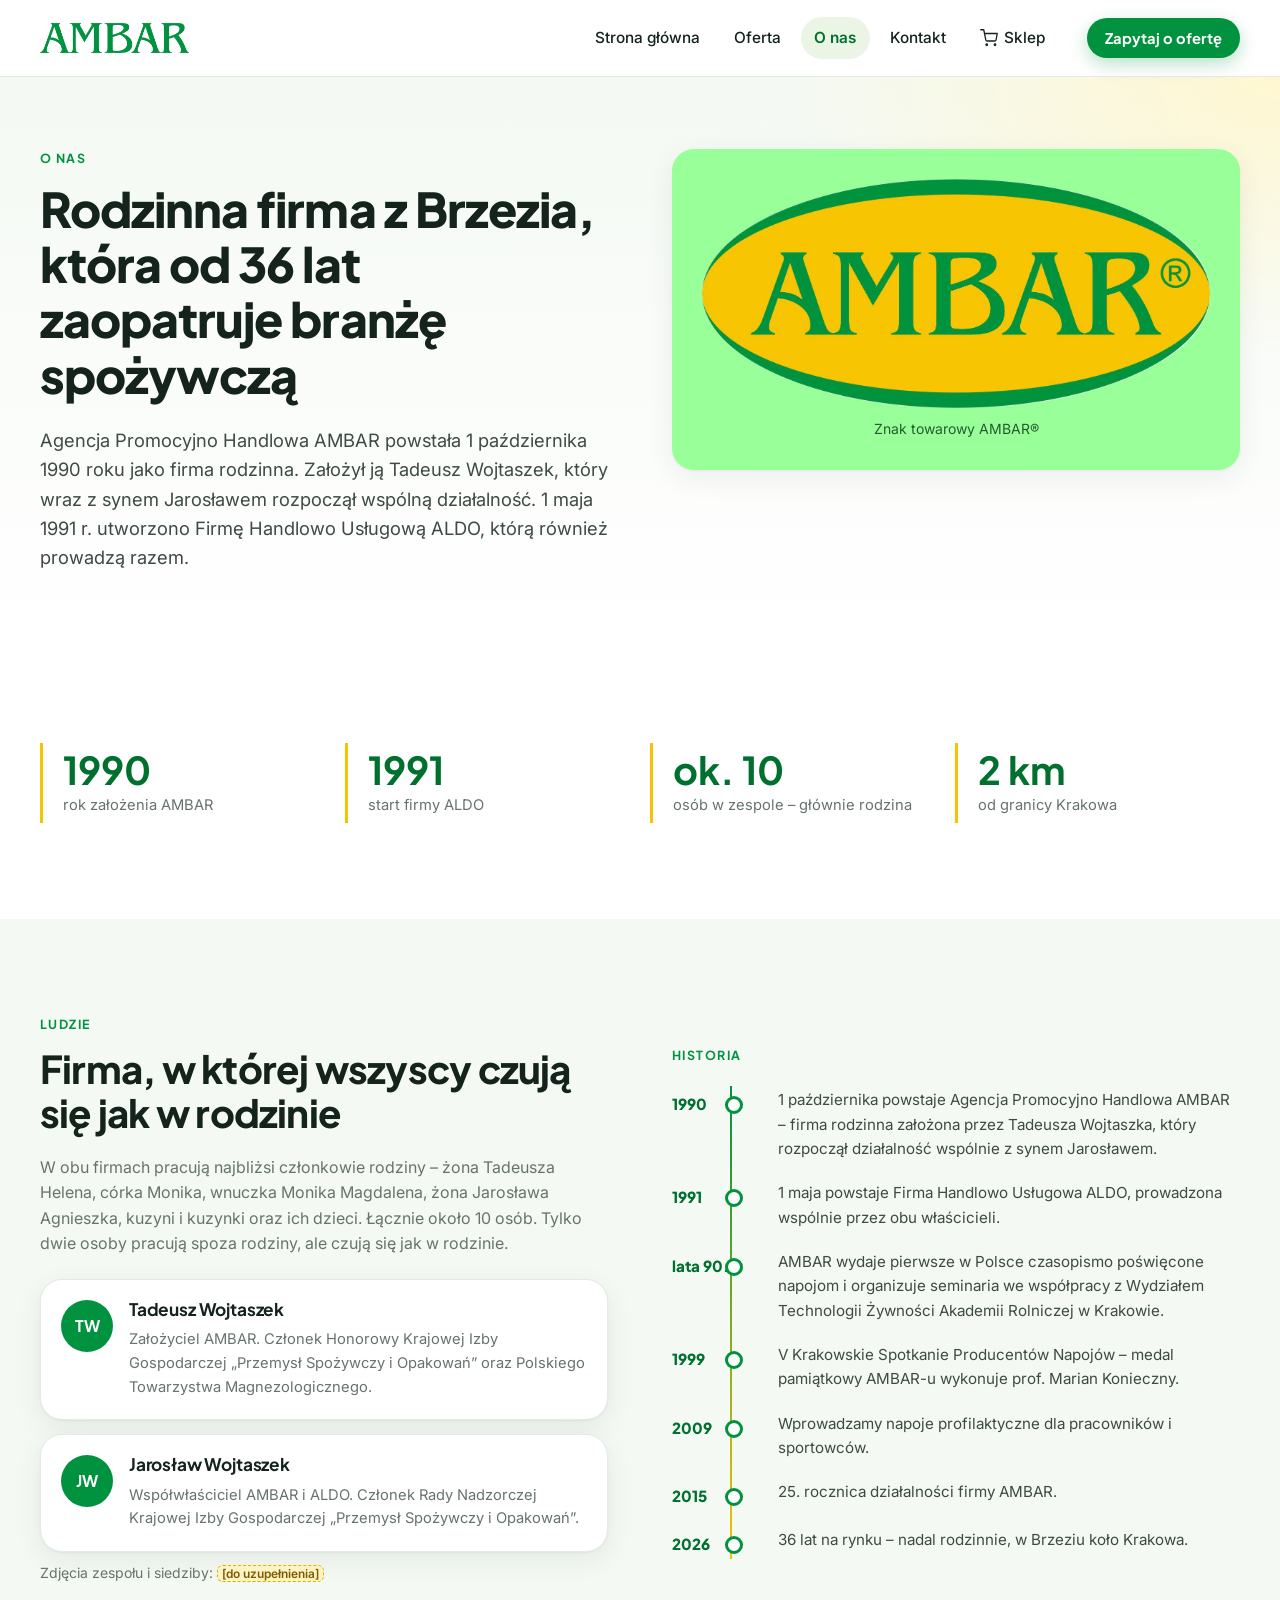
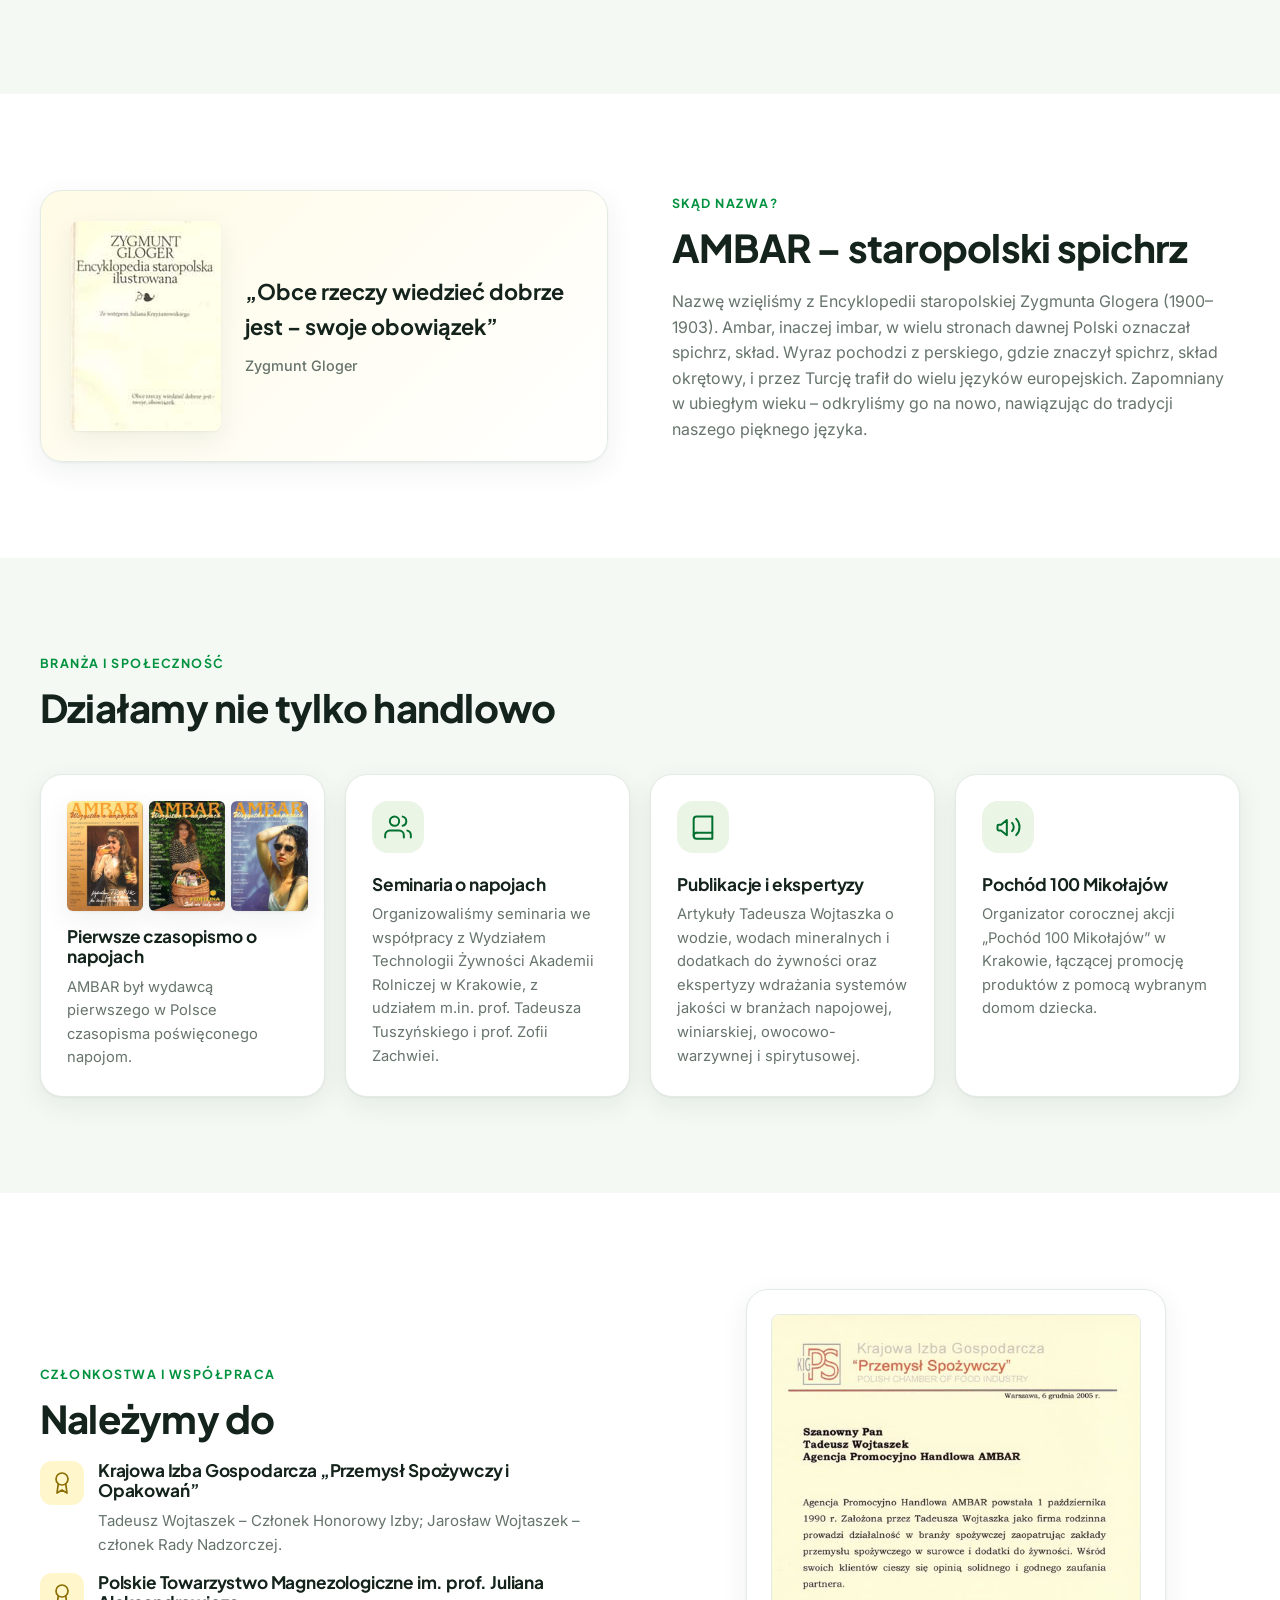
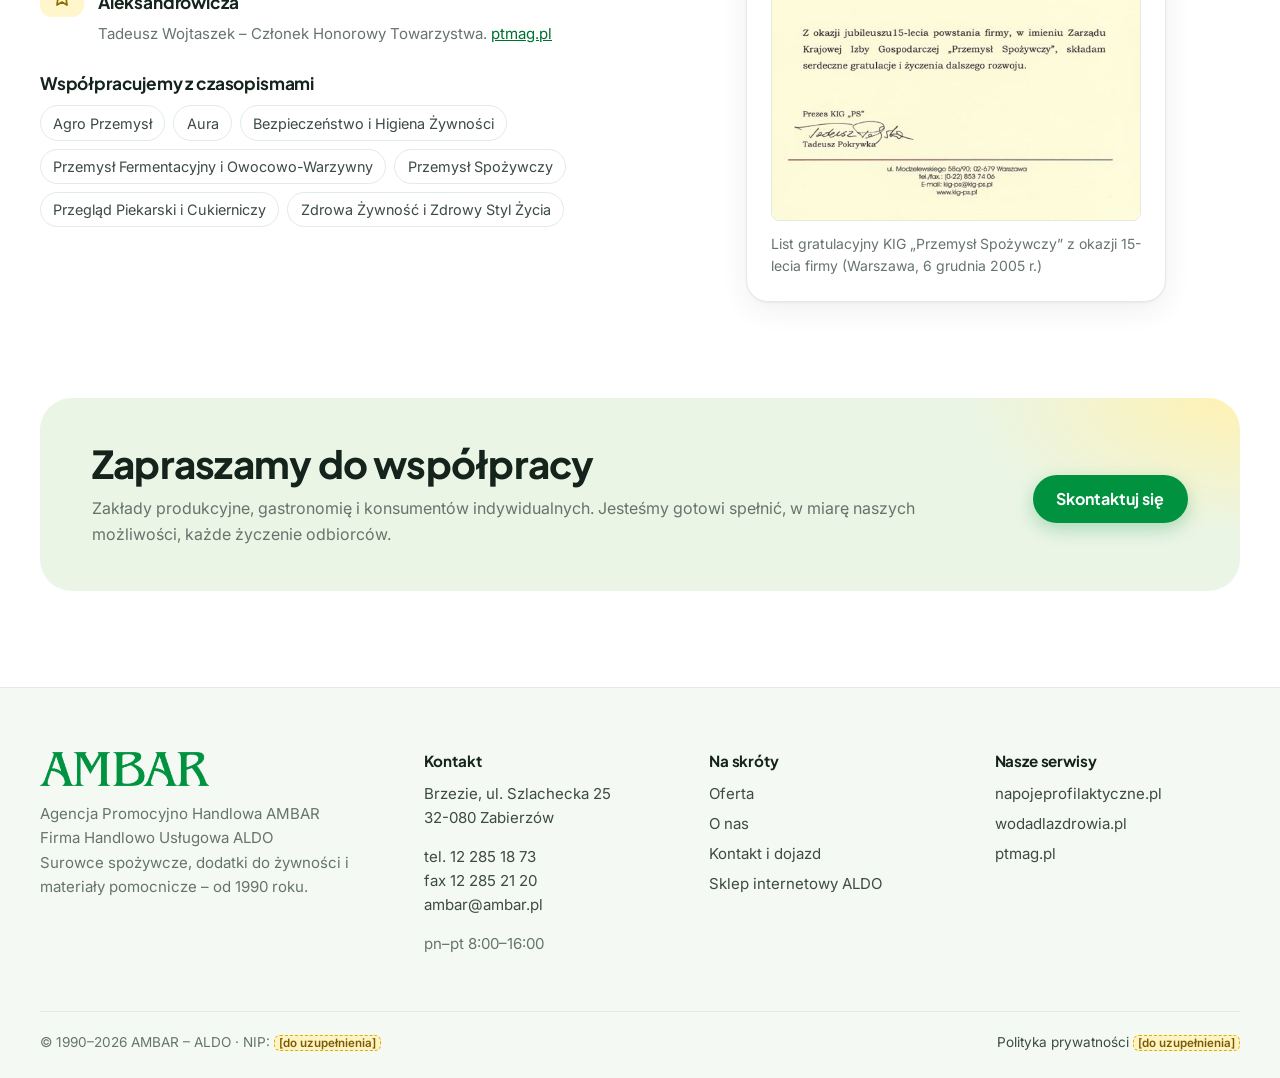
<file: wersja-a/o-nas.html>
<!doctype html>
<html lang="pl">
<head>
<meta charset="utf-8">
<meta name="viewport" content="width=device-width, initial-scale=1">
<title>O nas – rodzinna firma od 1990 r. | AMBAR</title>
<meta name="description" content="Historia firm AMBAR i ALDO, ludzie, członkostwa i działalność branżowa.">
<link rel="preconnect" href="https://fonts.googleapis.com"><link rel="preconnect" href="https://fonts.gstatic.com" crossorigin>
<link href="https://fonts.googleapis.com/css2?family=Inter:wght@400;500;600&family=Plus+Jakarta+Sans:wght@500;600;700;800&display=swap" rel="stylesheet">
<link rel="stylesheet" href="assets/style.css">
</head>
<body>
<a class="skip" href="#main">Przejdź do treści</a>
<header class="topbar">
  <div class="wrap topbar__in">
    <a href="index.html" class="brand" aria-label="AMBAR – strona główna"><img src="assets/ambar-logo.png" alt="AMBAR" width="1146" height="230"></a>
    <nav class="nav" id="nav" aria-label="Główna nawigacja"><a href="index.html">Strona główna</a><a href="oferta.html">Oferta</a><a href="o-nas.html" aria-current="page">O nas</a><a href="kontakt.html">Kontakt</a><a class="nav__shop" href="http://sklepaldo.ambar.pl/pl/sklep" target="_blank" rel="noopener"><svg class="ico" viewBox="0 0 24 24" fill="none" stroke="currentColor" stroke-width="1.7" stroke-linecap="round" stroke-linejoin="round" aria-hidden="true"><circle cx="9" cy="21" r="1"/><circle cx="20" cy="21" r="1"/><path d="M1 1h4l2.7 13.4a2 2 0 0 0 2 1.6h9.7a2 2 0 0 0 2-1.6L23 6H6"/></svg> Sklep</a></nav>
    <a class="btn btn--primary btn--sm hide-sm" href="kontakt.html#formularz">Zapytaj o ofertę</a>
    <button class="burger" aria-label="Menu" aria-expanded="false" aria-controls="nav"><svg class="ico" viewBox="0 0 24 24" fill="none" stroke="currentColor" stroke-width="1.7" stroke-linecap="round" stroke-linejoin="round" aria-hidden="true"><path d="M3 6h18M3 12h18M3 18h18"/></svg></button>
  </div>
</header>
<main id="main">

<section class="phero">
  <div class="wrap split split--top">
    <div>
      <p class="eyebrow">O nas</p>
      <h1>Rodzinna firma z Brzezia, która od 36 lat zaopatruje branżę spożywczą</h1>
      <p class="lead">Agencja Promocyjno Handlowa AMBAR powstała 1 października 1990 roku jako firma rodzinna. Założył ją Tadeusz Wojtaszek, który wraz z synem Jarosławem rozpoczął wspólną działalność. 1 maja 1991 r. utworzono Firmę Handlowo Usługową ALDO, którą również prowadzą razem.</p>
    </div>
    <div class="about-logo card"><img src="assets/ambar-logo-owal.jpg" alt="Znak towarowy AMBAR®" loading="lazy" width="1417" height="639"><p class="muted small">Znak towarowy AMBAR®</p></div>
  </div>
</section>

<section class="section">
  <div class="wrap stats">
    <div><strong>1990</strong><span>rok założenia AMBAR</span></div>
    <div><strong>1991</strong><span>start firmy ALDO</span></div>
    <div><strong>ok. 10</strong><span>osób w zespole – głównie rodzina</span></div>
    <div><strong>2 km</strong><span>od granicy Krakowa</span></div>
  </div>
</section>

<section class="section section--tint">
  <div class="wrap split">
    <div>
      <p class="eyebrow">Ludzie</p>
      <h2>Firma, w której wszyscy czują się jak w rodzinie</h2>
      <p class="muted">W obu firmach pracują najbliżsi członkowie rodziny – żona Tadeusza Helena, córka Monika, wnuczka Monika Magdalena, żona Jarosława Agnieszka, kuzyni i kuzynki oraz ich dzieci. Łącznie około 10 osób. Tylko dwie osoby pracują spoza rodziny, ale czują się jak w rodzinie.</p>
      <div class="people">
        <div class="card person"><span class="avatar">TW</span><div><h3>Tadeusz Wojtaszek</h3><p>Założyciel AMBAR. Członek Honorowy Krajowej Izby Gospodarczej „Przemysł Spożywczy i Opakowań” oraz Polskiego Towarzystwa Magnezologicznego.</p></div></div>
        <div class="card person"><span class="avatar">JW</span><div><h3>Jarosław Wojtaszek</h3><p>Współwłaściciel AMBAR i ALDO. Członek Rady Nadzorczej Krajowej Izby Gospodarczej „Przemysł Spożywczy i Opakowań”.</p></div></div>
      </div>
      <p class="muted small">Zdjęcia zespołu i siedziby: <span class="ph">[do uzupełnienia]</span></p>
    </div>
    <div>
      <p class="eyebrow">Historia</p>
      <ol class="tl"><li><span class="tl__y">1990</span><p>1 października powstaje Agencja Promocyjno Handlowa AMBAR – firma rodzinna założona przez Tadeusza Wojtaszka, który rozpoczął działalność wspólnie z synem Jarosławem.</p></li><li><span class="tl__y">1991</span><p>1 maja powstaje Firma Handlowo Usługowa ALDO, prowadzona wspólnie przez obu właścicieli.</p></li><li><span class="tl__y">lata 90.</span><p>AMBAR wydaje pierwsze w Polsce czasopismo poświęcone napojom i organizuje seminaria we współpracy z Wydziałem Technologii Żywności Akademii Rolniczej w Krakowie.</p></li><li><span class="tl__y">1999</span><p>V Krakowskie Spotkanie Producentów Napojów – medal pamiątkowy AMBAR-u wykonuje prof. Marian Konieczny.</p></li><li><span class="tl__y">2009</span><p>Wprowadzamy napoje profilaktyczne dla pracowników i sportowców.</p></li><li><span class="tl__y">2015</span><p>25. rocznica działalności firmy AMBAR.</p></li><li><span class="tl__y">2026</span><p>36 lat na rynku – nadal rodzinnie, w Brzeziu koło Krakowa.</p></li></ol>
    </div>
  </div>
</section>

<section class="section">
  <div class="wrap split">
    <div class="name-card card">
      <img src="assets/gloger-encyklopedia.jpg" alt="Encyklopedia staropolska Zygmunta Glogera" loading="lazy" width="150" height="210">
      <blockquote>„Obce rzeczy wiedzieć dobrze jest – swoje obowiązek”<cite>Zygmunt Gloger</cite></blockquote>
    </div>
    <div>
      <p class="eyebrow">Skąd nazwa?</p>
      <h2>AMBAR – staropolski spichrz</h2>
      <p class="muted">Nazwę wzięliśmy z Encyklopedii staropolskiej Zygmunta Glogera (1900–1903). Ambar, inaczej imbar, w wielu stronach dawnej Polski oznaczał spichrz, skład. Wyraz pochodzi z perskiego, gdzie znaczył spichrz, skład okrętowy, i przez Turcję trafił do wielu języków europejskich. Zapomniany w ubiegłym wieku – odkryliśmy go na nowo, nawiązując do tradycji naszego pięknego języka.</p>
    </div>
  </div>
</section>

<section class="section section--tint">
  <div class="wrap">
    <div class="sec-head"><p class="eyebrow">Branża i społeczność</p><h2>Działamy nie tylko handlowo</h2></div>
    <div class="act-grid">
      <div class="card act"><div class="covers"><img src="assets/pismo-ambar-1.jpg" alt="Okładka czasopisma AMBAR nr 1" loading="lazy"><img src="assets/pismo-ambar-2.jpg" alt="Okładka czasopisma AMBAR nr 2" loading="lazy"><img src="assets/pismo-ambar-3.jpg" alt="Okładka czasopisma AMBAR nr 3" loading="lazy"></div><h3>Pierwsze czasopismo o napojach</h3><p>AMBAR był wydawcą pierwszego w Polsce czasopisma poświęconego napojom.</p></div>
      <div class="card act"><svg class="ico trust__ico" viewBox="0 0 24 24" fill="none" stroke="currentColor" stroke-width="1.7" stroke-linecap="round" stroke-linejoin="round" aria-hidden="true"><path d="M17 21v-2a4 4 0 0 0-4-4H5a4 4 0 0 0-4 4v2"/><circle cx="9" cy="7" r="4"/><path d="M23 21v-2a4 4 0 0 0-3-3.9M16 3.1a4 4 0 0 1 0 7.8"/></svg><h3>Seminaria o napojach</h3><p>Organizowaliśmy seminaria we współpracy z Wydziałem Technologii Żywności Akademii Rolniczej w Krakowie, z udziałem m.in. prof. Tadeusza Tuszyńskiego i prof. Zofii Zachwiei.</p></div>
      <div class="card act"><svg class="ico trust__ico" viewBox="0 0 24 24" fill="none" stroke="currentColor" stroke-width="1.7" stroke-linecap="round" stroke-linejoin="round" aria-hidden="true"><path d="M4 19.5A2.5 2.5 0 0 1 6.5 17H20V3H6.5A2.5 2.5 0 0 0 4 5.5v14z"/><path d="M6.5 17A2.5 2.5 0 0 0 4 19.5 2.5 2.5 0 0 0 6.5 22H20v-5"/></svg><h3>Publikacje i ekspertyzy</h3><p>Artykuły Tadeusza Wojtaszka o wodzie, wodach mineralnych i dodatkach do żywności oraz ekspertyzy wdrażania systemów jakości w branżach napojowej, winiarskiej, owocowo-warzywnej i spirytusowej.</p></div>
      <div class="card act"><svg class="ico trust__ico" viewBox="0 0 24 24" fill="none" stroke="currentColor" stroke-width="1.7" stroke-linecap="round" stroke-linejoin="round" aria-hidden="true"><path d="M3 11v3a1 1 0 0 0 1 1h2l5 4V6L6 10H4a1 1 0 0 0-1 1z"/><path d="M15.5 8.5a5 5 0 0 1 0 7M19 5a10 10 0 0 1 0 14"/></svg><h3>Pochód 100 Mikołajów</h3><p>Organizator corocznej akcji „Pochód 100 Mikołajów” w Krakowie, łączącej promocję produktów z pomocą wybranym domom dziecka.</p></div>
    </div>
  </div>
</section>

<section class="section">
  <div class="wrap split">
    <div>
      <p class="eyebrow">Członkostwa i współpraca</p>
      <h2>Należymy do</h2>
      <ul class="member">
        <li><svg class="ico" viewBox="0 0 24 24" fill="none" stroke="currentColor" stroke-width="1.7" stroke-linecap="round" stroke-linejoin="round" aria-hidden="true"><circle cx="12" cy="8" r="6"/><path d="M8.2 13.4L7 22l5-3 5 3-1.2-8.6"/></svg><div><h3>Krajowa Izba Gospodarcza „Przemysł Spożywczy i Opakowań”</h3><p>Tadeusz Wojtaszek – Członek Honorowy Izby; Jarosław Wojtaszek – członek Rady Nadzorczej.</p></div></li>
        <li><svg class="ico" viewBox="0 0 24 24" fill="none" stroke="currentColor" stroke-width="1.7" stroke-linecap="round" stroke-linejoin="round" aria-hidden="true"><circle cx="12" cy="8" r="6"/><path d="M8.2 13.4L7 22l5-3 5 3-1.2-8.6"/></svg><div><h3>Polskie Towarzystwo Magnezologiczne im. prof. Juliana Aleksandrowicza</h3><p>Tadeusz Wojtaszek – Członek Honorowy Towarzystwa. <a href="http://www.ptmag.pl" target="_blank" rel="noopener">ptmag.pl</a></p></div></li>
      </ul>
      <h3 class="h3s">Współpracujemy z czasopismami</h3>
      <ul class="chips"><li class="chip">Agro Przemysł</li><li class="chip">Aura</li><li class="chip">Bezpieczeństwo i Higiena Żywności</li><li class="chip">Przemysł Fermentacyjny i Owocowo-Warzywny</li><li class="chip">Przemysł Spożywczy</li><li class="chip">Przegląd Piekarski i Cukierniczy</li><li class="chip">Zdrowa Żywność i Zdrowy Styl Życia</li></ul>
    </div>
    <div class="card letter"><img src="assets/gratulacje-kig.jpg" alt="List gratulacyjny Krajowej Izby Gospodarczej „Przemysł Spożywczy” z okazji 15-lecia firmy AMBAR" loading="lazy" width="530" height="727"><p class="muted small">List gratulacyjny KIG „Przemysł Spożywczy” z okazji 15-lecia firmy (Warszawa, 6 grudnia 2005 r.)</p></div>
  </div>
</section>

<section class="cta-band">
  <div class="wrap cta-band__in">
    <div><h2>Zapraszamy do współpracy</h2><p>Zakłady produkcyjne, gastronomię i konsumentów indywidualnych. Jesteśmy gotowi spełnić, w miarę naszych możliwości, każde życzenie odbiorców.</p></div>
    <div class="cta-row"><a class="btn btn--primary" href="kontakt.html">Skontaktuj się</a></div>
  </div>
</section>

</main>
<footer class="footer">
  <div class="wrap footer__grid">
    <div>
      <img class="footer__logo" src="assets/ambar-logo.png" alt="AMBAR" width="1146" height="230">
      <p class="muted">Agencja Promocyjno Handlowa AMBAR<br>Firma Handlowo Usługowa ALDO<br>Surowce spożywcze, dodatki do żywności i materiały pomocnicze – od 1990 roku.</p>
    </div>
    <div>
      <h3>Kontakt</h3>
      <p>Brzezie, ul. Szlachecka 25<br>32-080 Zabierzów</p>
      <p><a href="tel:+48122851873">tel. 12 285 18 73</a><br>fax 12 285 21 20<br><a href="mailto:ambar@ambar.pl">ambar@ambar.pl</a></p>
      <p class="muted">pn–pt 8:00–16:00</p>
    </div>
    <div>
      <h3>Na skróty</h3>
      <ul class="flist"><li><a href="oferta.html">Oferta</a></li><li><a href="o-nas.html">O nas</a></li><li><a href="kontakt.html">Kontakt i dojazd</a></li><li><a href="http://sklepaldo.ambar.pl/pl/sklep" target="_blank" rel="noopener">Sklep internetowy ALDO</a></li></ul>
    </div>
    <div>
      <h3>Nasze serwisy</h3>
      <ul class="flist"><li><a href="http://www.napojeprofilaktyczne.pl" target="_blank" rel="noopener">napojeprofilaktyczne.pl</a></li><li><a href="http://www.wodadlazdrowia.pl" target="_blank" rel="noopener">wodadlazdrowia.pl</a></li><li><a href="http://www.ptmag.pl" target="_blank" rel="noopener">ptmag.pl</a></li></ul>
    </div>
  </div>
  <div class="wrap footer__bottom">
    <span>© 1990–2026 AMBAR – ALDO · NIP: <span class="ph">[do uzupełnienia]</span></span>
    <span><a href="#">Polityka prywatności <span class="ph">[do uzupełnienia]</span></a></span>
  </div>
</footer>
<script src="assets/main.js"></script>
</body>
</html>
</file>
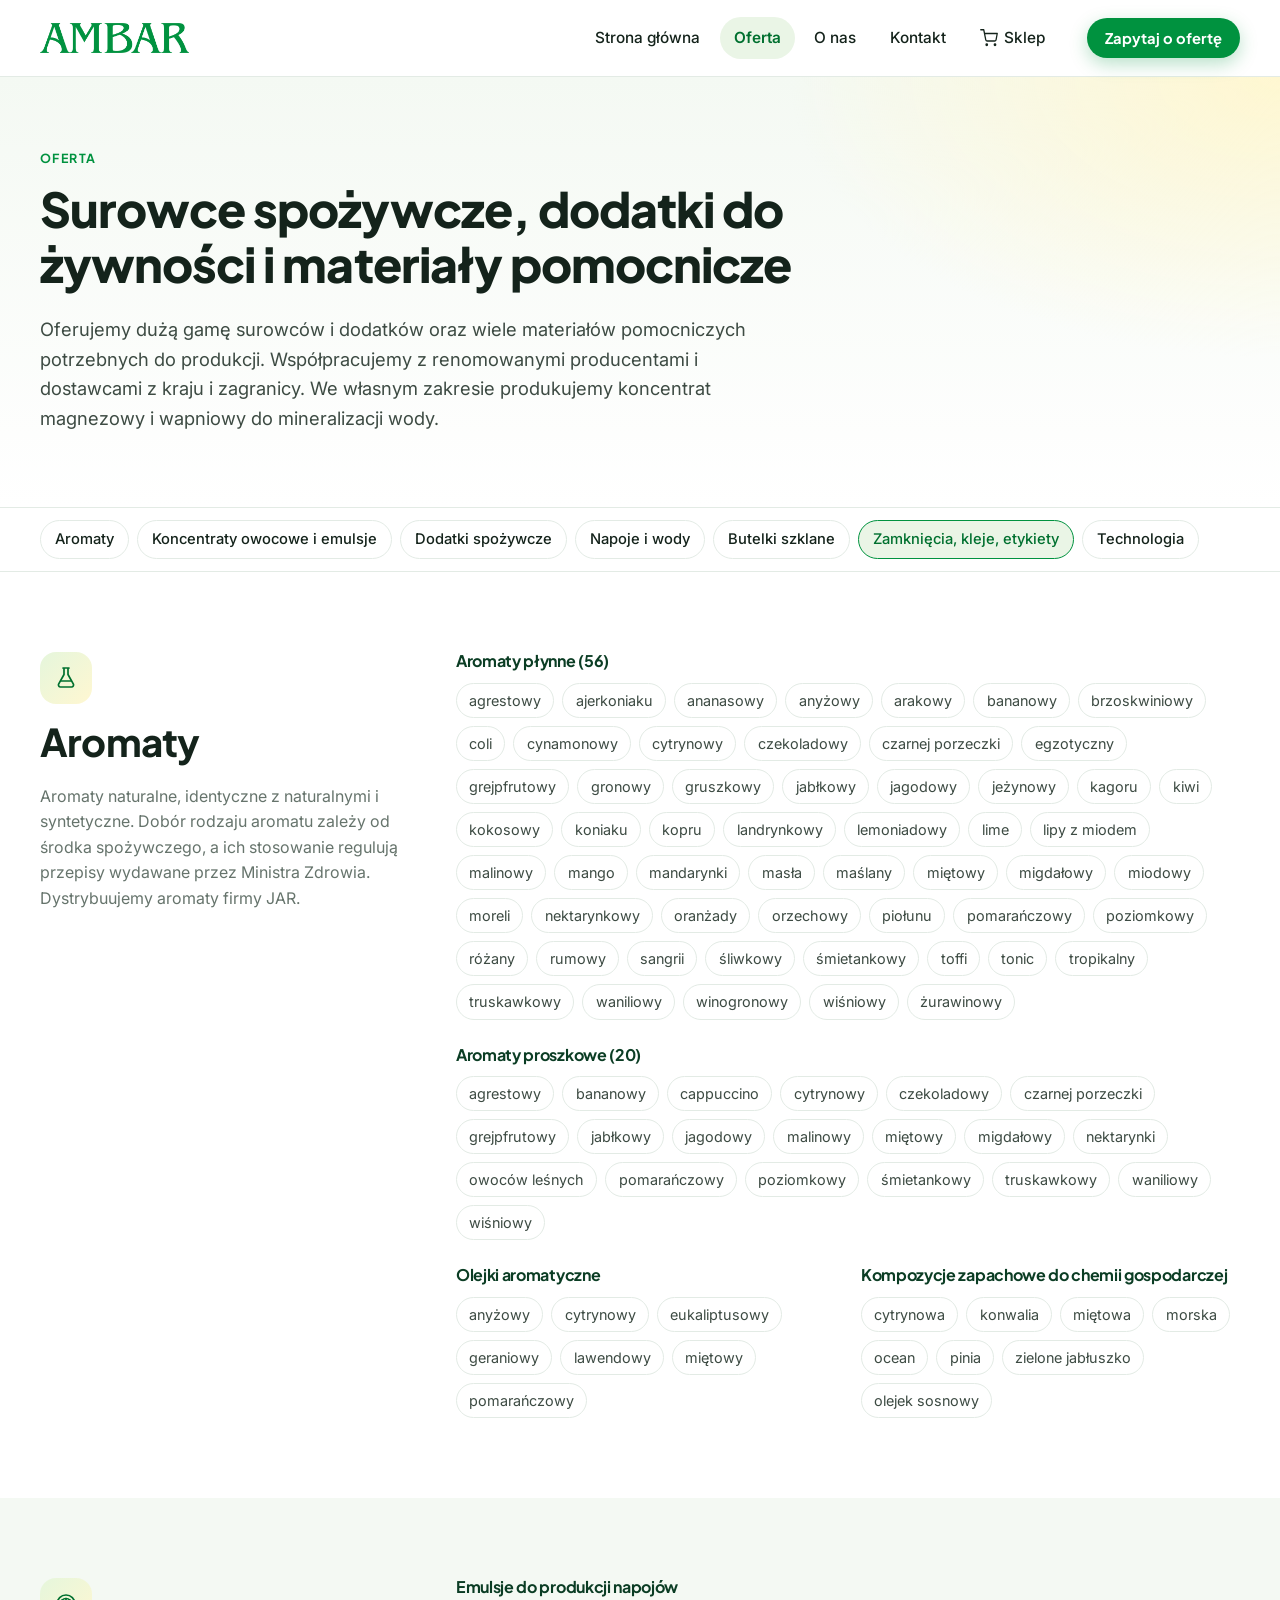
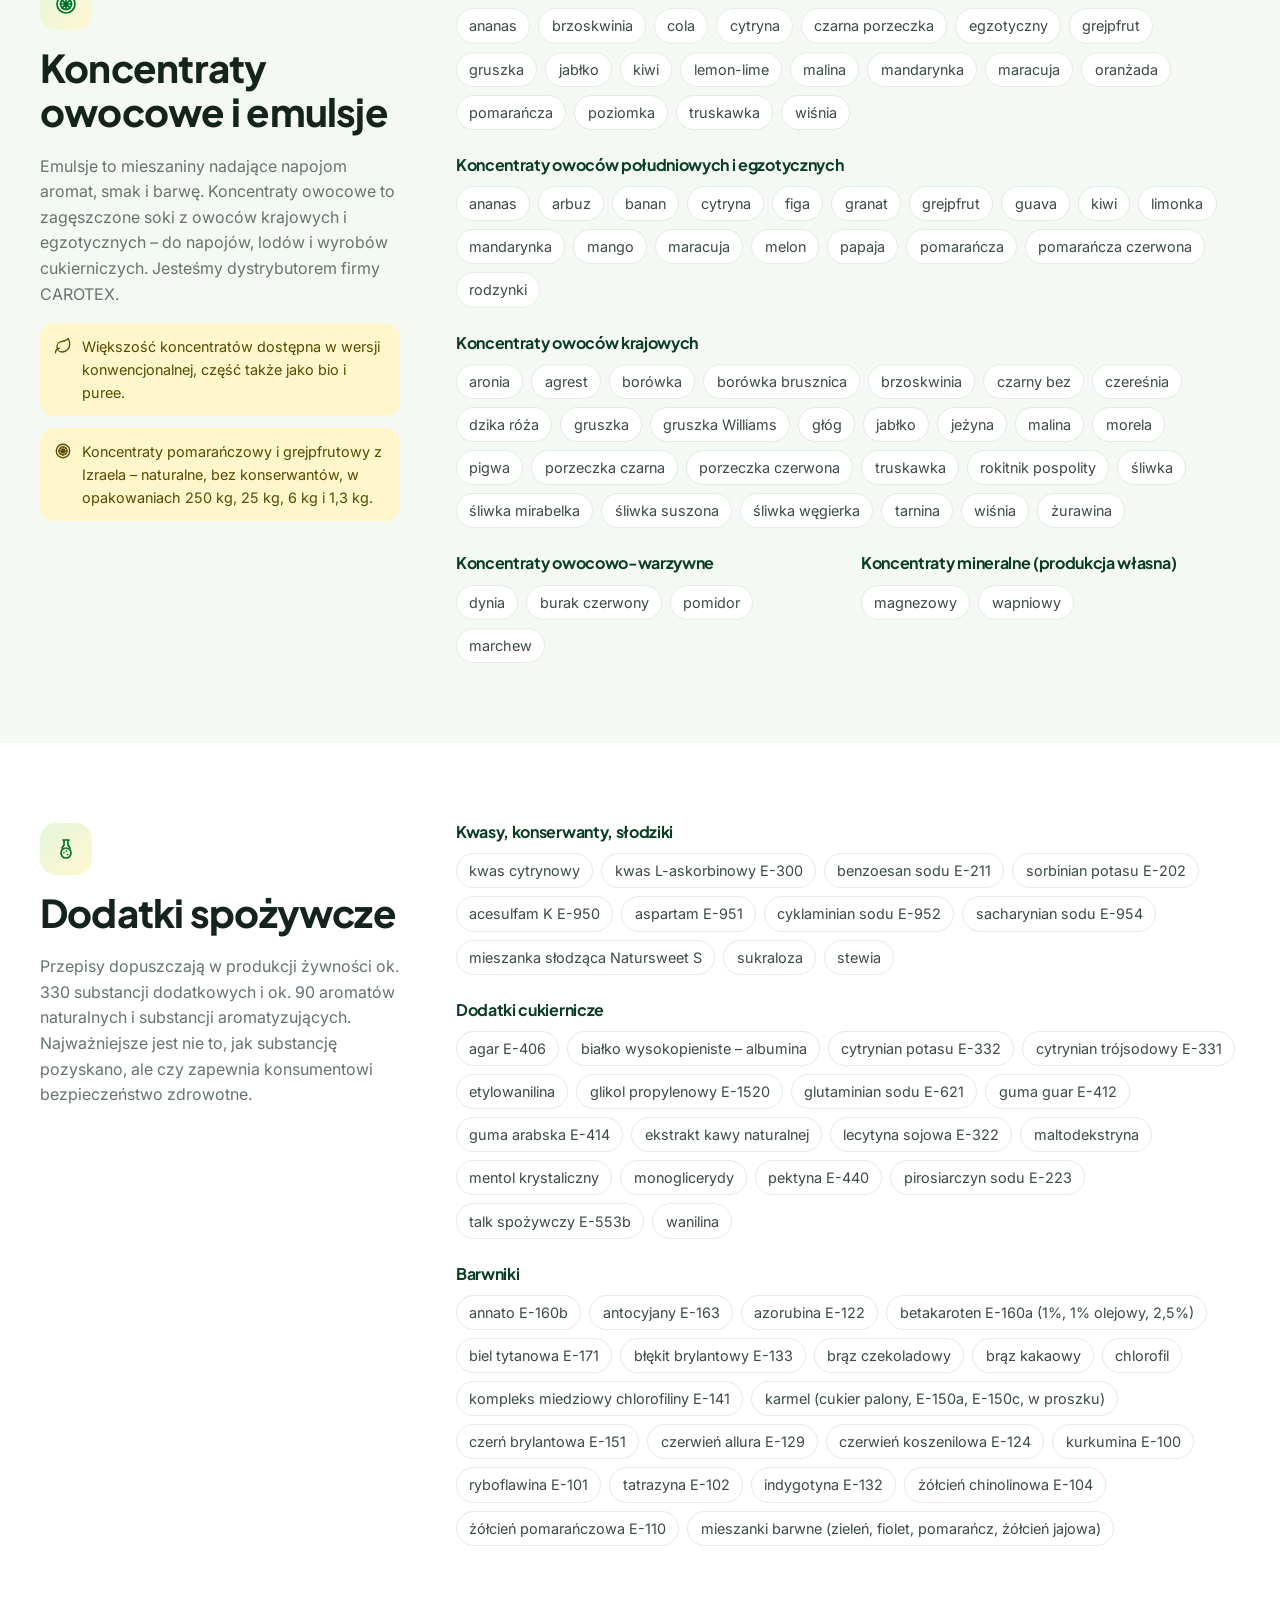
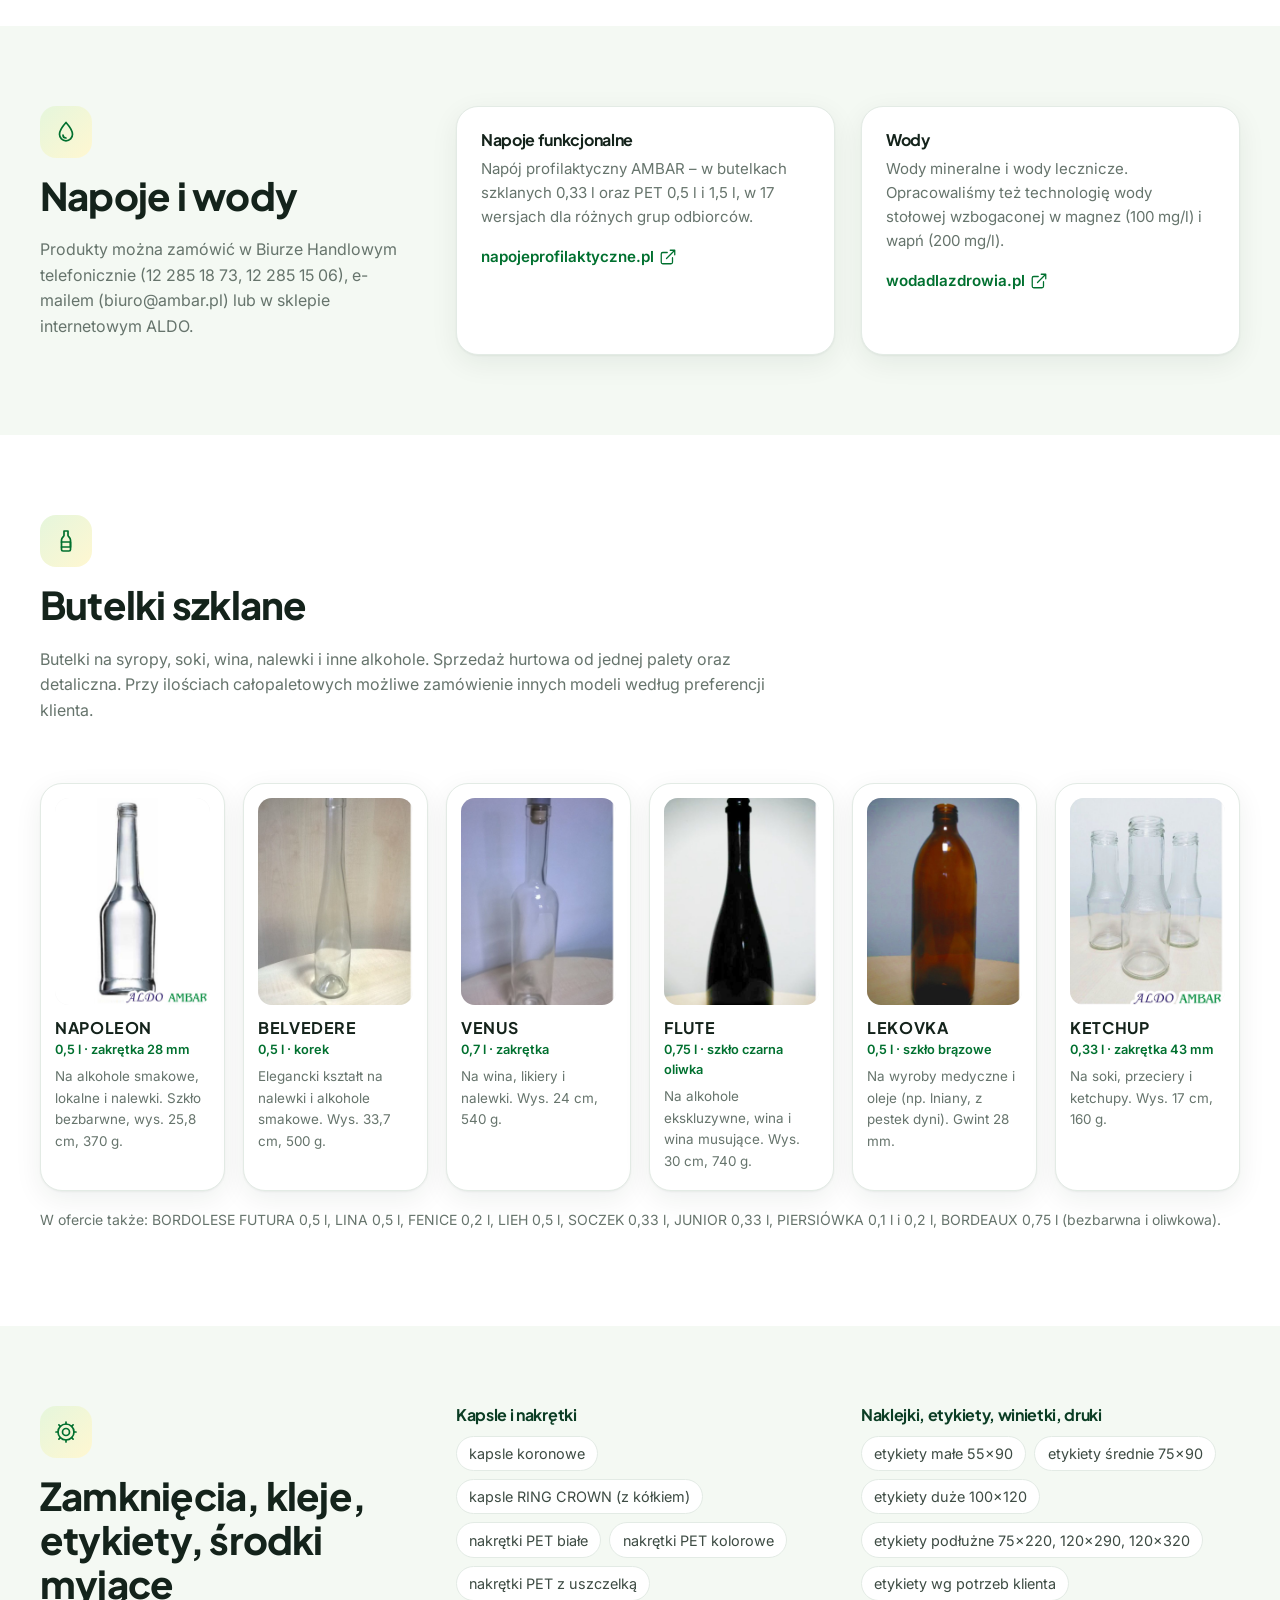
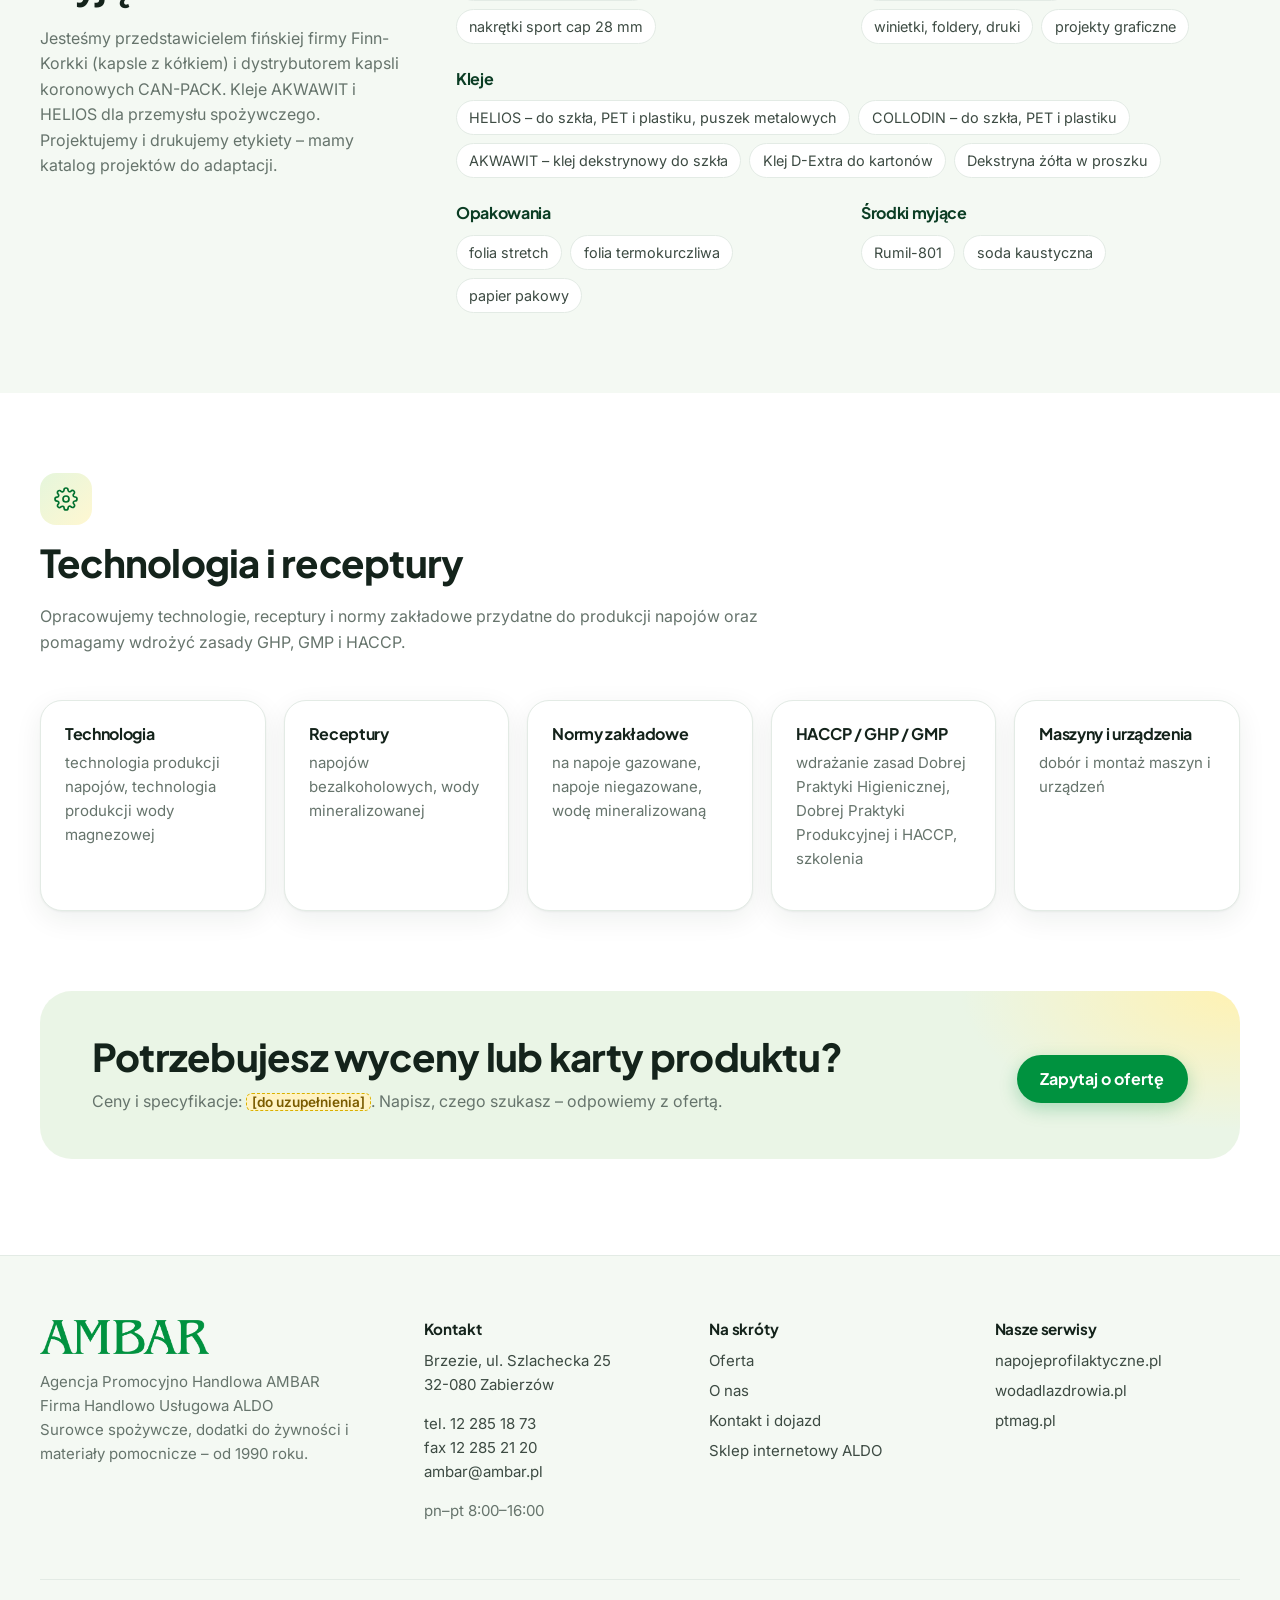
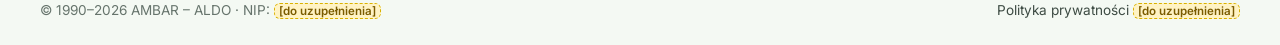
<file: wersja-a/oferta.html>
<!doctype html>
<html lang="pl">
<head>
<meta charset="utf-8">
<meta name="viewport" content="width=device-width, initial-scale=1">
<title>Oferta – aromaty, koncentraty, dodatki, butelki | AMBAR</title>
<meta name="description" content="Pełna oferta AMBAR: aromaty, koncentraty owocowe i emulsje, dodatki spożywcze, napoje i wody, butelki szklane, zamknięcia, kleje, etykiety oraz technologia.">
<link rel="preconnect" href="https://fonts.googleapis.com"><link rel="preconnect" href="https://fonts.gstatic.com" crossorigin>
<link href="https://fonts.googleapis.com/css2?family=Inter:wght@400;500;600&family=Plus+Jakarta+Sans:wght@500;600;700;800&display=swap" rel="stylesheet">
<link rel="stylesheet" href="assets/style.css">
</head>
<body>
<a class="skip" href="#main">Przejdź do treści</a>
<header class="topbar">
  <div class="wrap topbar__in">
    <a href="index.html" class="brand" aria-label="AMBAR – strona główna"><img src="assets/ambar-logo.png" alt="AMBAR" width="1146" height="230"></a>
    <nav class="nav" id="nav" aria-label="Główna nawigacja"><a href="index.html">Strona główna</a><a href="oferta.html" aria-current="page">Oferta</a><a href="o-nas.html">O nas</a><a href="kontakt.html">Kontakt</a><a class="nav__shop" href="http://sklepaldo.ambar.pl/pl/sklep" target="_blank" rel="noopener"><svg class="ico" viewBox="0 0 24 24" fill="none" stroke="currentColor" stroke-width="1.7" stroke-linecap="round" stroke-linejoin="round" aria-hidden="true"><circle cx="9" cy="21" r="1"/><circle cx="20" cy="21" r="1"/><path d="M1 1h4l2.7 13.4a2 2 0 0 0 2 1.6h9.7a2 2 0 0 0 2-1.6L23 6H6"/></svg> Sklep</a></nav>
    <a class="btn btn--primary btn--sm hide-sm" href="kontakt.html#formularz">Zapytaj o ofertę</a>
    <button class="burger" aria-label="Menu" aria-expanded="false" aria-controls="nav"><svg class="ico" viewBox="0 0 24 24" fill="none" stroke="currentColor" stroke-width="1.7" stroke-linecap="round" stroke-linejoin="round" aria-hidden="true"><path d="M3 6h18M3 12h18M3 18h18"/></svg></button>
  </div>
</header>
<main id="main">

<section class="phero">
  <div class="wrap">
    <p class="eyebrow">Oferta</p>
    <h1>Surowce spożywcze, dodatki do żywności i materiały pomocnicze</h1>
    <p class="lead">Oferujemy dużą gamę surowców i dodatków oraz wiele materiałów pomocniczych potrzebnych do produkcji. Współpracujemy z renomowanymi producentami i dostawcami z kraju i zagranicy. We własnym zakresie produkujemy koncentrat magnezowy i wapniowy do mineralizacji wody.</p>
  </div>
</section>
<nav class="subnav" aria-label="Kategorie oferty"><div class="wrap subnav__in"><a href="#aromaty">Aromaty</a><a href="#koncentraty">Koncentraty owocowe i emulsje</a><a href="#dodatki">Dodatki spożywcze</a><a href="#napoje">Napoje i wody</a><a href="#butelki">Butelki szklane</a><a href="#zamkniecia">Zamknięcia, kleje, etykiety</a><a href="#technologia">Technologia</a></div></nav>

<section class="section ocat" id="aromaty">
  <div class="wrap ocat__grid">
    <header class="ocat__head"><span class="cat__ico"><svg class="ico" viewBox="0 0 24 24" fill="none" stroke="currentColor" stroke-width="1.7" stroke-linecap="round" stroke-linejoin="round" aria-hidden="true"><path d="M9 2h6M10 2v6.5L4.6 18.2A2 2 0 0 0 6.4 21h11.2a2 2 0 0 0 1.8-2.8L14 8.5V2"/><path d="M7 15h10"/></svg></span><h2>Aromaty</h2><p class="muted">Aromaty naturalne, identyczne z naturalnymi i syntetyczne. Dobór rodzaju aromatu zależy od środka spożywczego, a ich stosowanie regulują przepisy wydawane przez Ministra Zdrowia. Dystrybuujemy aromaty firmy JAR.</p></header>
    <div class="ocat__body">
      <div class="sub"><h4>Aromaty płynne (56)</h4><ul class="chips"><li class="chip">agrestowy</li><li class="chip">ajerkoniaku</li><li class="chip">ananasowy</li><li class="chip">anyżowy</li><li class="chip">arakowy</li><li class="chip">bananowy</li><li class="chip">brzoskwiniowy</li><li class="chip">coli</li><li class="chip">cynamonowy</li><li class="chip">cytrynowy</li><li class="chip">czekoladowy</li><li class="chip">czarnej porzeczki</li><li class="chip">egzotyczny</li><li class="chip">grejpfrutowy</li><li class="chip">gronowy</li><li class="chip">gruszkowy</li><li class="chip">jabłkowy</li><li class="chip">jagodowy</li><li class="chip">jeżynowy</li><li class="chip">kagoru</li><li class="chip">kiwi</li><li class="chip">kokosowy</li><li class="chip">koniaku</li><li class="chip">kopru</li><li class="chip">landrynkowy</li><li class="chip">lemoniadowy</li><li class="chip">lime</li><li class="chip">lipy z miodem</li><li class="chip">malinowy</li><li class="chip">mango</li><li class="chip">mandarynki</li><li class="chip">masła</li><li class="chip">maślany</li><li class="chip">miętowy</li><li class="chip">migdałowy</li><li class="chip">miodowy</li><li class="chip">moreli</li><li class="chip">nektarynkowy</li><li class="chip">oranżady</li><li class="chip">orzechowy</li><li class="chip">piołunu</li><li class="chip">pomarańczowy</li><li class="chip">poziomkowy</li><li class="chip">różany</li><li class="chip">rumowy</li><li class="chip">sangrii</li><li class="chip">śliwkowy</li><li class="chip">śmietankowy</li><li class="chip">toffi</li><li class="chip">tonic</li><li class="chip">tropikalny</li><li class="chip">truskawkowy</li><li class="chip">waniliowy</li><li class="chip">winogronowy</li><li class="chip">wiśniowy</li><li class="chip">żurawinowy</li></ul></div>
      <div class="sub"><h4>Aromaty proszkowe (20)</h4><ul class="chips"><li class="chip">agrestowy</li><li class="chip">bananowy</li><li class="chip">cappuccino</li><li class="chip">cytrynowy</li><li class="chip">czekoladowy</li><li class="chip">czarnej porzeczki</li><li class="chip">grejpfrutowy</li><li class="chip">jabłkowy</li><li class="chip">jagodowy</li><li class="chip">malinowy</li><li class="chip">miętowy</li><li class="chip">migdałowy</li><li class="chip">nektarynki</li><li class="chip">owoców leśnych</li><li class="chip">pomarańczowy</li><li class="chip">poziomkowy</li><li class="chip">śmietankowy</li><li class="chip">truskawkowy</li><li class="chip">waniliowy</li><li class="chip">wiśniowy</li></ul></div>
      <div class="two"><div class="sub"><h4>Olejki aromatyczne</h4><ul class="chips"><li class="chip">anyżowy</li><li class="chip">cytrynowy</li><li class="chip">eukaliptusowy</li><li class="chip">geraniowy</li><li class="chip">lawendowy</li><li class="chip">miętowy</li><li class="chip">pomarańczowy</li></ul></div><div class="sub"><h4>Kompozycje zapachowe do chemii gospodarczej</h4><ul class="chips"><li class="chip">cytrynowa</li><li class="chip">konwalia</li><li class="chip">miętowa</li><li class="chip">morska</li><li class="chip">ocean</li><li class="chip">pinia</li><li class="chip">zielone jabłuszko</li><li class="chip">olejek sosnowy</li></ul></div></div>
    </div>
  </div>
</section>

<section class="section section--tint ocat" id="koncentraty">
  <div class="wrap ocat__grid">
    <header class="ocat__head"><span class="cat__ico"><svg class="ico" viewBox="0 0 24 24" fill="none" stroke="currentColor" stroke-width="1.7" stroke-linecap="round" stroke-linejoin="round" aria-hidden="true"><circle cx="12" cy="12" r="9"/><circle cx="12" cy="12" r="5.5"/><path d="M12 6.5v11M6.5 12h11M8.1 8.1l7.8 7.8M15.9 8.1l-7.8 7.8"/></svg></span><h2>Koncentraty owocowe i emulsje</h2><p class="muted">Emulsje to mieszaniny nadające napojom aromat, smak i barwę. Koncentraty owocowe to zagęszczone soki z owoców krajowych i egzotycznych – do napojów, lodów i wyrobów cukierniczych. Jesteśmy dystrybutorem firmy CAROTEX.</p>
      <div class="note"><svg class="ico ico--sm" viewBox="0 0 24 24" fill="none" stroke="currentColor" stroke-width="1.7" stroke-linecap="round" stroke-linejoin="round" aria-hidden="true"><path d="M11 20A7 7 0 0 1 9.8 6.1C15.5 5 17 4.5 19 2c1 2 2 4.2 2 8 0 5.5-4.8 10-10 10z"/><path d="M2 21c0-3 1.9-5.4 5.1-6"/></svg> Większość koncentratów dostępna w wersji konwencjonalnej, część także jako bio i puree.</div>
      <div class="note"><svg class="ico ico--sm" viewBox="0 0 24 24" fill="none" stroke="currentColor" stroke-width="1.7" stroke-linecap="round" stroke-linejoin="round" aria-hidden="true"><circle cx="12" cy="12" r="9"/><circle cx="12" cy="12" r="5.5"/><path d="M12 6.5v11M6.5 12h11M8.1 8.1l7.8 7.8M15.9 8.1l-7.8 7.8"/></svg> Koncentraty pomarańczowy i grejpfrutowy z Izraela – naturalne, bez konserwantów, w opakowaniach 250 kg, 25 kg, 6 kg i 1,3 kg.</div>
    </header>
    <div class="ocat__body">
      <div class="sub"><h4>Emulsje do produkcji napojów</h4><ul class="chips"><li class="chip">ananas</li><li class="chip">brzoskwinia</li><li class="chip">cola</li><li class="chip">cytryna</li><li class="chip">czarna porzeczka</li><li class="chip">egzotyczny</li><li class="chip">grejpfrut</li><li class="chip">gruszka</li><li class="chip">jabłko</li><li class="chip">kiwi</li><li class="chip">lemon-lime</li><li class="chip">malina</li><li class="chip">mandarynka</li><li class="chip">maracuja</li><li class="chip">oranżada</li><li class="chip">pomarańcza</li><li class="chip">poziomka</li><li class="chip">truskawka</li><li class="chip">wiśnia</li></ul></div>
      <div class="sub"><h4>Koncentraty owoców południowych i egzotycznych</h4><ul class="chips"><li class="chip">ananas</li><li class="chip">arbuz</li><li class="chip">banan</li><li class="chip">cytryna</li><li class="chip">figa</li><li class="chip">granat</li><li class="chip">grejpfrut</li><li class="chip">guava</li><li class="chip">kiwi</li><li class="chip">limonka</li><li class="chip">mandarynka</li><li class="chip">mango</li><li class="chip">maracuja</li><li class="chip">melon</li><li class="chip">papaja</li><li class="chip">pomarańcza</li><li class="chip">pomarańcza czerwona</li><li class="chip">rodzynki</li></ul></div>
      <div class="sub"><h4>Koncentraty owoców krajowych</h4><ul class="chips"><li class="chip">aronia</li><li class="chip">agrest</li><li class="chip">borówka</li><li class="chip">borówka brusznica</li><li class="chip">brzoskwinia</li><li class="chip">czarny bez</li><li class="chip">czereśnia</li><li class="chip">dzika róża</li><li class="chip">gruszka</li><li class="chip">gruszka Williams</li><li class="chip">głóg</li><li class="chip">jabłko</li><li class="chip">jeżyna</li><li class="chip">malina</li><li class="chip">morela</li><li class="chip">pigwa</li><li class="chip">porzeczka czarna</li><li class="chip">porzeczka czerwona</li><li class="chip">truskawka</li><li class="chip">rokitnik pospolity</li><li class="chip">śliwka</li><li class="chip">śliwka mirabelka</li><li class="chip">śliwka suszona</li><li class="chip">śliwka węgierka</li><li class="chip">tarnina</li><li class="chip">wiśnia</li><li class="chip">żurawina</li></ul></div>
      <div class="two"><div class="sub"><h4>Koncentraty owocowo-warzywne</h4><ul class="chips"><li class="chip">dynia</li><li class="chip">burak czerwony</li><li class="chip">pomidor</li><li class="chip">marchew</li></ul></div><div class="sub"><h4>Koncentraty mineralne (produkcja własna)</h4><ul class="chips"><li class="chip">magnezowy</li><li class="chip">wapniowy</li></ul></div></div>
    </div>
  </div>
</section>

<section class="section ocat" id="dodatki">
  <div class="wrap ocat__grid">
    <header class="ocat__head"><span class="cat__ico"><svg class="ico" viewBox="0 0 24 24" fill="none" stroke="currentColor" stroke-width="1.7" stroke-linecap="round" stroke-linejoin="round" aria-hidden="true"><path d="M9 3h6M10 3v5l-2 3M14 3v5l2 3"/><circle cx="12" cy="16" r="5"/><path d="M10 15.5h.01M13.5 17.5h.01M12.5 14h.01"/></svg></span><h2>Dodatki spożywcze</h2><p class="muted">Przepisy dopuszczają w produkcji żywności ok. 330 substancji dodatkowych i ok. 90 aromatów naturalnych i substancji aromatyzujących. Najważniejsze jest nie to, jak substancję pozyskano, ale czy zapewnia konsumentowi bezpieczeństwo zdrowotne.</p></header>
    <div class="ocat__body">
      <div class="sub"><h4>Kwasy, konserwanty, słodziki</h4><ul class="chips"><li class="chip">kwas cytrynowy</li><li class="chip">kwas L-askorbinowy E-300</li><li class="chip">benzoesan sodu E-211</li><li class="chip">sorbinian potasu E-202</li><li class="chip">acesulfam K E-950</li><li class="chip">aspartam E-951</li><li class="chip">cyklaminian sodu E-952</li><li class="chip">sacharynian sodu E-954</li><li class="chip">mieszanka słodząca Natursweet S</li><li class="chip">sukraloza</li><li class="chip">stewia</li></ul></div>
      <div class="sub"><h4>Dodatki cukiernicze</h4><ul class="chips"><li class="chip">agar E-406</li><li class="chip">białko wysokopieniste – albumina</li><li class="chip">cytrynian potasu E-332</li><li class="chip">cytrynian trójsodowy E-331</li><li class="chip">etylowanilina</li><li class="chip">glikol propylenowy E-1520</li><li class="chip">glutaminian sodu E-621</li><li class="chip">guma guar E-412</li><li class="chip">guma arabska E-414</li><li class="chip">ekstrakt kawy naturalnej</li><li class="chip">lecytyna sojowa E-322</li><li class="chip">maltodekstryna</li><li class="chip">mentol krystaliczny</li><li class="chip">monoglicerydy</li><li class="chip">pektyna E-440</li><li class="chip">pirosiarczyn sodu E-223</li><li class="chip">talk spożywczy E-553b</li><li class="chip">wanilina</li></ul></div>
      <div class="sub"><h4>Barwniki</h4><ul class="chips"><li class="chip">annato E-160b</li><li class="chip">antocyjany E-163</li><li class="chip">azorubina E-122</li><li class="chip">betakaroten E-160a (1%, 1% olejowy, 2,5%)</li><li class="chip">biel tytanowa E-171</li><li class="chip">błękit brylantowy E-133</li><li class="chip">brąz czekoladowy</li><li class="chip">brąz kakaowy</li><li class="chip">chlorofil</li><li class="chip">kompleks miedziowy chlorofiliny E-141</li><li class="chip">karmel (cukier palony, E-150a, E-150c, w proszku)</li><li class="chip">czerń brylantowa E-151</li><li class="chip">czerwień allura E-129</li><li class="chip">czerwień koszenilowa E-124</li><li class="chip">kurkumina E-100</li><li class="chip">ryboflawina E-101</li><li class="chip">tatrazyna E-102</li><li class="chip">indygotyna E-132</li><li class="chip">żółcień chinolinowa E-104</li><li class="chip">żółcień pomarańczowa E-110</li><li class="chip">mieszanki barwne (zieleń, fiolet, pomarańcz, żółcień jajowa)</li></ul></div>
    </div>
  </div>
</section>

<section class="section section--tint ocat" id="napoje">
  <div class="wrap ocat__grid">
    <header class="ocat__head"><span class="cat__ico"><svg class="ico" viewBox="0 0 24 24" fill="none" stroke="currentColor" stroke-width="1.7" stroke-linecap="round" stroke-linejoin="round" aria-hidden="true"><path d="M12 2.5s6.5 7.2 6.5 11.8A6.5 6.5 0 0 1 5.5 14.3C5.5 9.7 12 2.5 12 2.5z"/><path d="M9 15a3 3 0 0 0 3 3"/></svg></span><h2>Napoje i wody</h2><p class="muted">Produkty można zamówić w Biurze Handlowym telefonicznie (12 285 18 73, 12 285 15 06), e-mailem (biuro@ambar.pl) lub w sklepie internetowym ALDO.</p></header>
    <div class="ocat__body">
      <div class="two">
        <div class="card tcard"><h4>Napoje funkcjonalne</h4><p>Napój profilaktyczny AMBAR – w butelkach szklanych 0,33 l oraz PET 0,5 l i 1,5 l, w 17 wersjach dla różnych grup odbiorców.</p><a class="link" href="http://www.napojeprofilaktyczne.pl" target="_blank" rel="noopener">napojeprofilaktyczne.pl <svg class="ico ico--sm" viewBox="0 0 24 24" fill="none" stroke="currentColor" stroke-width="1.7" stroke-linecap="round" stroke-linejoin="round" aria-hidden="true"><path d="M18 13v6a2 2 0 0 1-2 2H5a2 2 0 0 1-2-2V8a2 2 0 0 1 2-2h6M15 3h6v6M10 14L21 3"/></svg></a></div>
        <div class="card tcard"><h4>Wody</h4><p>Wody mineralne i wody lecznicze. Opracowaliśmy też technologię wody stołowej wzbogaconej w magnez (100 mg/l) i wapń (200 mg/l).</p><a class="link" href="http://www.wodadlazdrowia.pl" target="_blank" rel="noopener">wodadlazdrowia.pl <svg class="ico ico--sm" viewBox="0 0 24 24" fill="none" stroke="currentColor" stroke-width="1.7" stroke-linecap="round" stroke-linejoin="round" aria-hidden="true"><path d="M18 13v6a2 2 0 0 1-2 2H5a2 2 0 0 1-2-2V8a2 2 0 0 1 2-2h6M15 3h6v6M10 14L21 3"/></svg></a></div>
      </div>
    </div>
  </div>
</section>

<section class="section ocat" id="butelki">
  <div class="wrap">
    <div class="sec-head sec-head--row">
      <div><span class="cat__ico"><svg class="ico" viewBox="0 0 24 24" fill="none" stroke="currentColor" stroke-width="1.7" stroke-linecap="round" stroke-linejoin="round" aria-hidden="true"><path d="M10 2h4v4.5c0 .8 2.5 2 2.5 4.5v9.5a1.5 1.5 0 0 1-1.5 1.5H9a1.5 1.5 0 0 1-1.5-1.5V11c0-2.5 2.5-3.7 2.5-4.5V2z"/><path d="M7.5 13h9v5h-9"/></svg></span><h2>Butelki szklane</h2><p class="muted">Butelki na syropy, soki, wina, nalewki i inne alkohole. Sprzedaż hurtowa od jednej palety oraz detaliczna. Przy ilościach całopaletowych możliwe zamówienie innych modeli według preferencji klienta.</p></div>
    </div>
    <div class="bottle-grid"><article class="card bottle"><div class="bottle__img"><img src="assets/butelka-napoleon.jpg" alt="Butelka NAPOLEON" loading="lazy"></div><h4>NAPOLEON</h4><p class="tag">0,5 l · zakrętka 28 mm</p><p>Na alkohole smakowe, lokalne i nalewki. Szkło bezbarwne, wys. 25,8 cm, 370 g.</p></article><article class="card bottle"><div class="bottle__img"><img src="assets/butelka-belvedere.jpg" alt="Butelka BELVEDERE" loading="lazy"></div><h4>BELVEDERE</h4><p class="tag">0,5 l · korek</p><p>Elegancki kształt na nalewki i alkohole smakowe. Wys. 33,7 cm, 500 g.</p></article><article class="card bottle"><div class="bottle__img"><img src="assets/butelka-venus.jpg" alt="Butelka VENUS" loading="lazy"></div><h4>VENUS</h4><p class="tag">0,7 l · zakrętka</p><p>Na wina, likiery i nalewki. Wys. 24 cm, 540 g.</p></article><article class="card bottle"><div class="bottle__img"><img src="assets/butelka-flute.jpg" alt="Butelka FLUTE" loading="lazy"></div><h4>FLUTE</h4><p class="tag">0,75 l · szkło czarna oliwka</p><p>Na alkohole ekskluzywne, wina i wina musujące. Wys. 30 cm, 740 g.</p></article><article class="card bottle"><div class="bottle__img"><img src="assets/butelka-lekovka.jpg" alt="Butelka LEKOVKA" loading="lazy"></div><h4>LEKOVKA</h4><p class="tag">0,5 l · szkło brązowe</p><p>Na wyroby medyczne i oleje (np. lniany, z pestek dyni). Gwint 28 mm.</p></article><article class="card bottle"><div class="bottle__img"><img src="assets/butelka-ketchup.jpg" alt="Butelka KETCHUP" loading="lazy"></div><h4>KETCHUP</h4><p class="tag">0,33 l · zakrętka 43 mm</p><p>Na soki, przeciery i ketchupy. Wys. 17 cm, 160 g.</p></article></div>
    <p class="muted small">W ofercie także: BORDOLESE FUTURA 0,5 l, LINA 0,5 l, FENICE 0,2 l, LIEH 0,5 l, SOCZEK 0,33 l, JUNIOR 0,33 l, PIERSIÓWKA 0,1 l i 0,2 l, BORDEAUX 0,75 l (bezbarwna i oliwkowa).</p>
  </div>
</section>

<section class="section section--tint ocat" id="zamkniecia">
  <div class="wrap ocat__grid">
    <header class="ocat__head"><span class="cat__ico"><svg class="ico" viewBox="0 0 24 24" fill="none" stroke="currentColor" stroke-width="1.7" stroke-linecap="round" stroke-linejoin="round" aria-hidden="true"><circle cx="12" cy="12" r="8"/><path d="M12 2v2M12 20v2M2 12h2M20 12h2M4.9 4.9l1.4 1.4M17.7 17.7l1.4 1.4M4.9 19.1l1.4-1.4M17.7 6.3l1.4-1.4"/><circle cx="12" cy="12" r="3.5"/></svg></span><h2>Zamknięcia, kleje, etykiety, środki myjące</h2><p class="muted">Jesteśmy przedstawicielem fińskiej firmy Finn-Korkki (kapsle z kółkiem) i dystrybutorem kapsli koronowych CAN-PACK. Kleje AKWAWIT i HELIOS dla przemysłu spożywczego. Projektujemy i drukujemy etykiety – mamy katalog projektów do adaptacji.</p></header>
    <div class="ocat__body">
      <div class="two"><div class="sub"><h4>Kapsle i nakrętki</h4><ul class="chips"><li class="chip">kapsle koronowe</li><li class="chip">kapsle RING CROWN (z kółkiem)</li><li class="chip">nakrętki PET białe</li><li class="chip">nakrętki PET kolorowe</li><li class="chip">nakrętki PET z uszczelką</li><li class="chip">nakrętki sport cap 28 mm</li></ul></div><div class="sub"><h4>Naklejki, etykiety, winietki, druki</h4><ul class="chips"><li class="chip">etykiety małe 55×90</li><li class="chip">etykiety średnie 75×90</li><li class="chip">etykiety duże 100×120</li><li class="chip">etykiety podłużne 75×220, 120×290, 120×320</li><li class="chip">etykiety wg potrzeb klienta</li><li class="chip">winietki, foldery, druki</li><li class="chip">projekty graficzne</li></ul></div></div>
      <div class="sub"><h4>Kleje</h4><ul class="chips"><li class="chip">HELIOS – do szkła, PET i plastiku, puszek metalowych</li><li class="chip">COLLODIN – do szkła, PET i plastiku</li><li class="chip">AKWAWIT – klej dekstrynowy do szkła</li><li class="chip">Klej D-Extra do kartonów</li><li class="chip">Dekstryna żółta w proszku</li></ul></div>
      <div class="two"><div class="sub"><h4>Opakowania</h4><ul class="chips"><li class="chip">folia stretch</li><li class="chip">folia termokurczliwa</li><li class="chip">papier pakowy</li></ul></div><div class="sub"><h4>Środki myjące</h4><ul class="chips"><li class="chip">Rumil-801</li><li class="chip">soda kaustyczna</li></ul></div></div>
    </div>
  </div>
</section>

<section class="section ocat" id="technologia">
  <div class="wrap">
    <div class="sec-head"><span class="cat__ico"><svg class="ico" viewBox="0 0 24 24" fill="none" stroke="currentColor" stroke-width="1.7" stroke-linecap="round" stroke-linejoin="round" aria-hidden="true"><circle cx="12" cy="12" r="3"/><path d="M19.4 15a1.7 1.7 0 0 0 .3 1.8l.1.1a2 2 0 1 1-2.8 2.8l-.1-.1a1.7 1.7 0 0 0-1.8-.3 1.7 1.7 0 0 0-1 1.5V21a2 2 0 1 1-4 0v-.1a1.7 1.7 0 0 0-1.1-1.5 1.7 1.7 0 0 0-1.8.3l-.1.1a2 2 0 1 1-2.8-2.8l.1-.1a1.7 1.7 0 0 0 .3-1.8 1.7 1.7 0 0 0-1.5-1H3a2 2 0 1 1 0-4h.1a1.7 1.7 0 0 0 1.5-1.1 1.7 1.7 0 0 0-.3-1.8l-.1-.1a2 2 0 1 1 2.8-2.8l.1.1a1.7 1.7 0 0 0 1.8.3H9a1.7 1.7 0 0 0 1-1.5V3a2 2 0 1 1 4 0v.1a1.7 1.7 0 0 0 1 1.5 1.7 1.7 0 0 0 1.8-.3l.1-.1a2 2 0 1 1 2.8 2.8l-.1.1a1.7 1.7 0 0 0-.3 1.8V9a1.7 1.7 0 0 0 1.5 1H21a2 2 0 1 1 0 4h-.1a1.7 1.7 0 0 0-1.5 1z"/></svg></span><h2>Technologia i receptury</h2><p class="muted">Opracowujemy technologie, receptury i normy zakładowe przydatne do produkcji napojów oraz pomagamy wdrożyć zasady GHP, GMP i HACCP.</p></div>
    <div class="tech-grid"><div class="card tcard"><h4>Technologia</h4><p>technologia produkcji napojów, technologia produkcji wody magnezowej</p></div><div class="card tcard"><h4>Receptury</h4><p>napojów bezalkoholowych, wody mineralizowanej</p></div><div class="card tcard"><h4>Normy zakładowe</h4><p>na napoje gazowane, napoje niegazowane, wodę mineralizowaną</p></div><div class="card tcard"><h4>HACCP / GHP / GMP</h4><p>wdrażanie zasad Dobrej Praktyki Higienicznej, Dobrej Praktyki Produkcyjnej i HACCP, szkolenia</p></div><div class="card tcard"><h4>Maszyny i urządzenia</h4><p>dobór i montaż maszyn i urządzeń</p></div></div>
  </div>
</section>

<section class="cta-band">
  <div class="wrap cta-band__in">
    <div><h2>Potrzebujesz wyceny lub karty produktu?</h2><p>Ceny i specyfikacje: <span class="ph">[do uzupełnienia]</span>. Napisz, czego szukasz – odpowiemy z ofertą.</p></div>
    <div class="cta-row"><a class="btn btn--primary" href="kontakt.html#formularz">Zapytaj o ofertę</a></div>
  </div>
</section>

</main>
<footer class="footer">
  <div class="wrap footer__grid">
    <div>
      <img class="footer__logo" src="assets/ambar-logo.png" alt="AMBAR" width="1146" height="230">
      <p class="muted">Agencja Promocyjno Handlowa AMBAR<br>Firma Handlowo Usługowa ALDO<br>Surowce spożywcze, dodatki do żywności i materiały pomocnicze – od 1990 roku.</p>
    </div>
    <div>
      <h3>Kontakt</h3>
      <p>Brzezie, ul. Szlachecka 25<br>32-080 Zabierzów</p>
      <p><a href="tel:+48122851873">tel. 12 285 18 73</a><br>fax 12 285 21 20<br><a href="mailto:ambar@ambar.pl">ambar@ambar.pl</a></p>
      <p class="muted">pn–pt 8:00–16:00</p>
    </div>
    <div>
      <h3>Na skróty</h3>
      <ul class="flist"><li><a href="oferta.html">Oferta</a></li><li><a href="o-nas.html">O nas</a></li><li><a href="kontakt.html">Kontakt i dojazd</a></li><li><a href="http://sklepaldo.ambar.pl/pl/sklep" target="_blank" rel="noopener">Sklep internetowy ALDO</a></li></ul>
    </div>
    <div>
      <h3>Nasze serwisy</h3>
      <ul class="flist"><li><a href="http://www.napojeprofilaktyczne.pl" target="_blank" rel="noopener">napojeprofilaktyczne.pl</a></li><li><a href="http://www.wodadlazdrowia.pl" target="_blank" rel="noopener">wodadlazdrowia.pl</a></li><li><a href="http://www.ptmag.pl" target="_blank" rel="noopener">ptmag.pl</a></li></ul>
    </div>
  </div>
  <div class="wrap footer__bottom">
    <span>© 1990–2026 AMBAR – ALDO · NIP: <span class="ph">[do uzupełnienia]</span></span>
    <span><a href="#">Polityka prywatności <span class="ph">[do uzupełnienia]</span></a></span>
  </div>
</footer>
<script src="assets/main.js"></script>
</body>
</html>
</file>
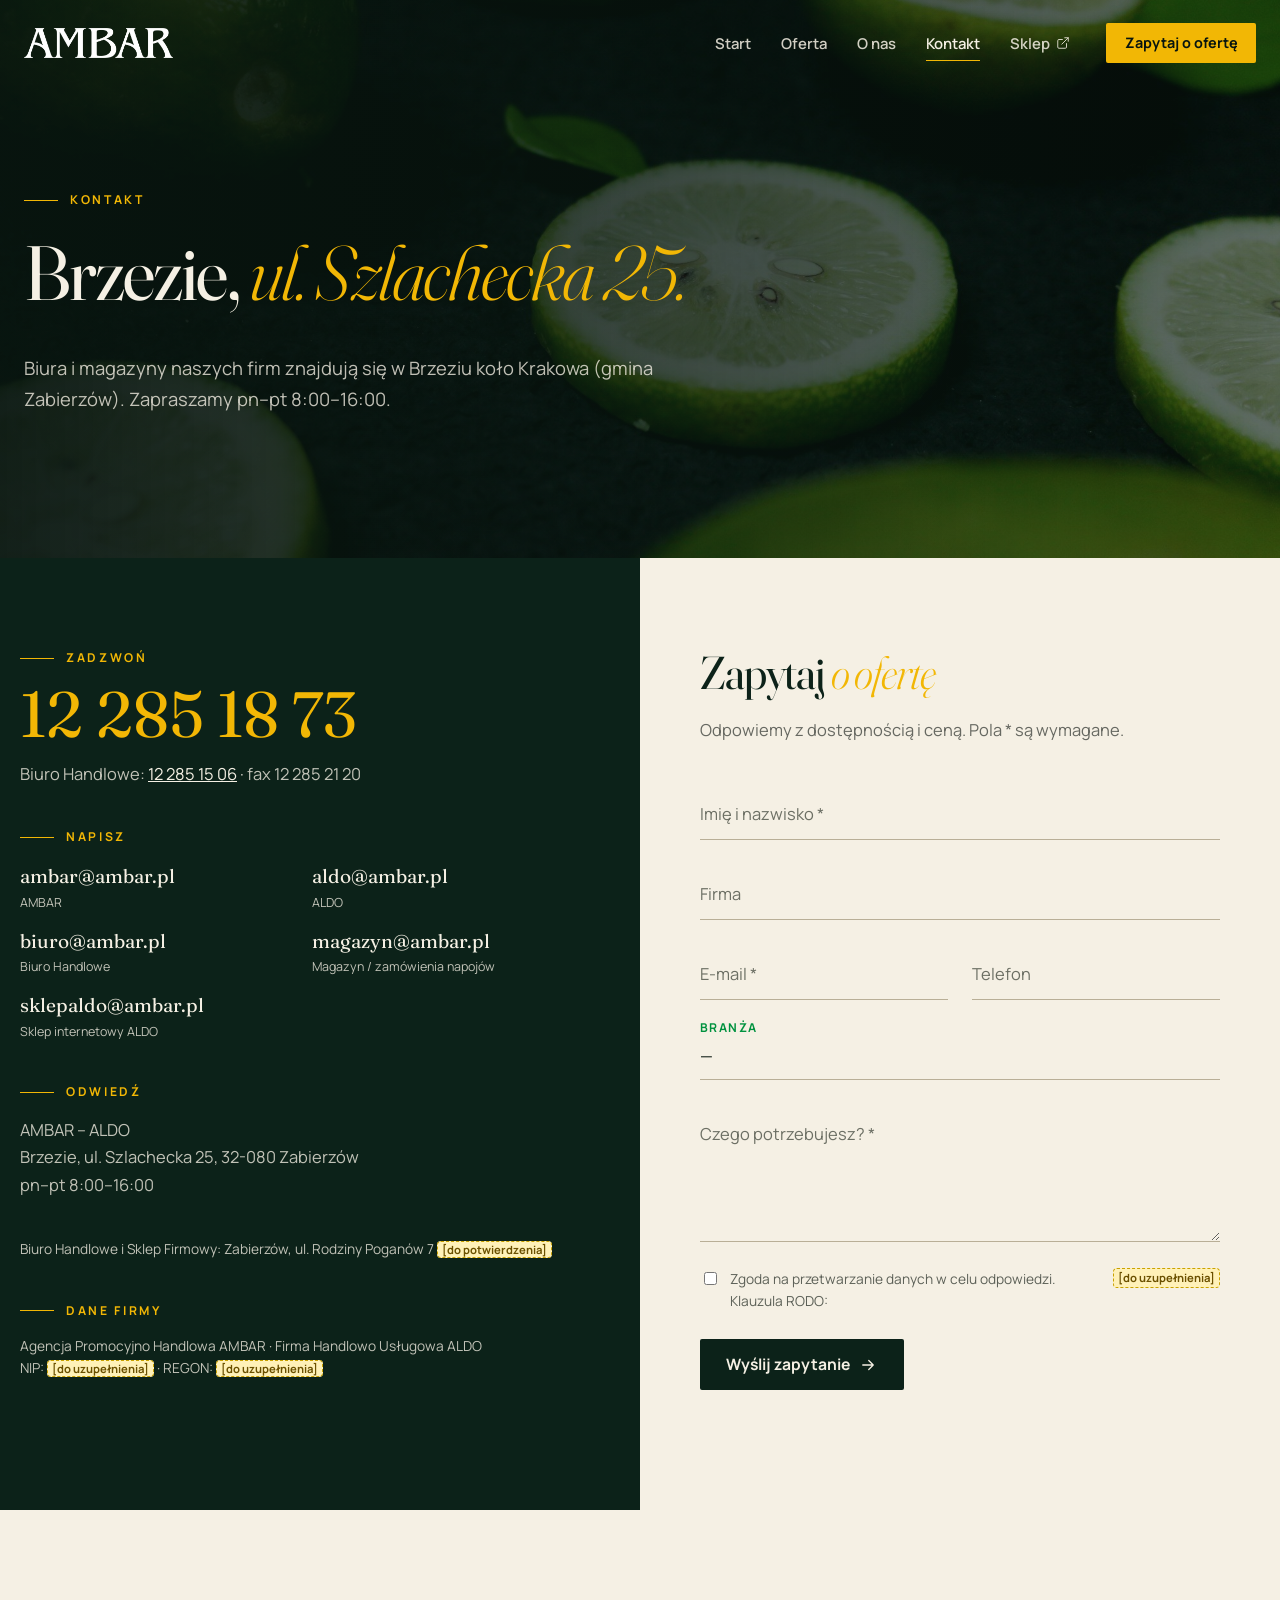
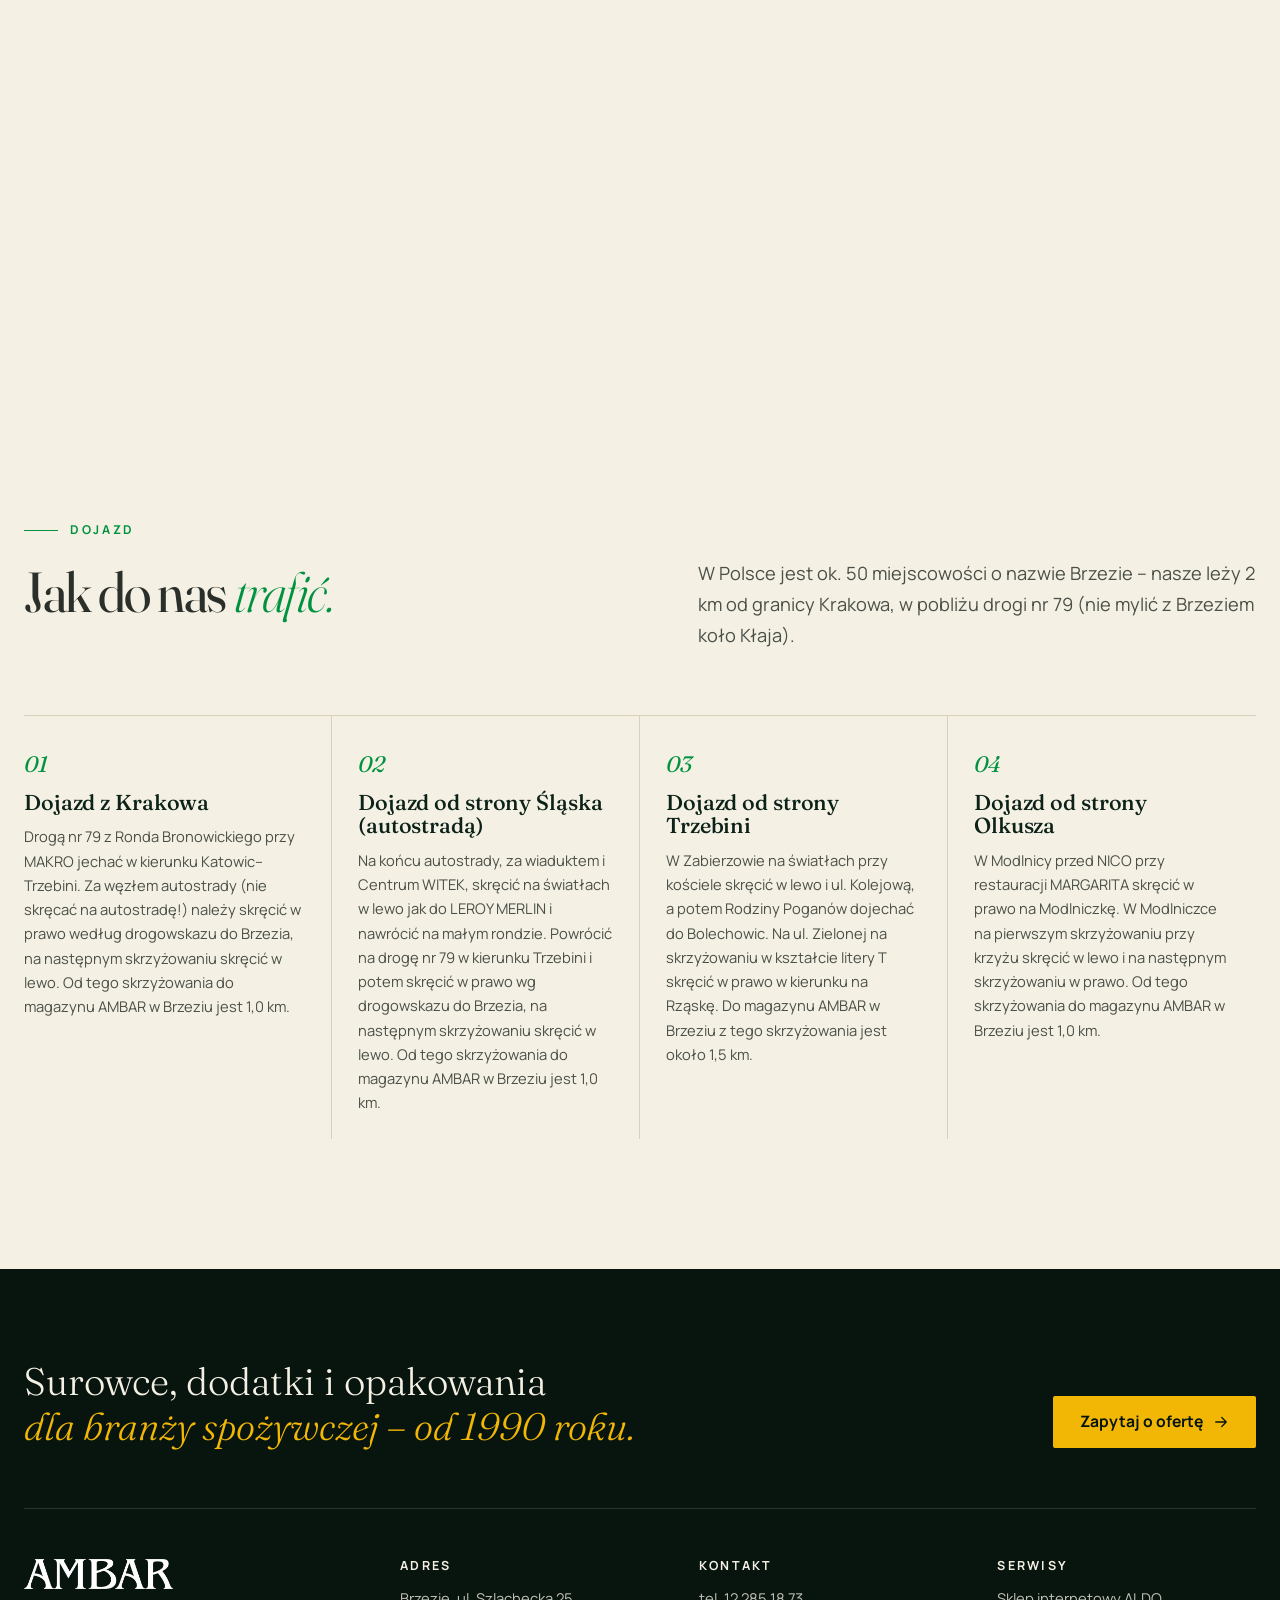
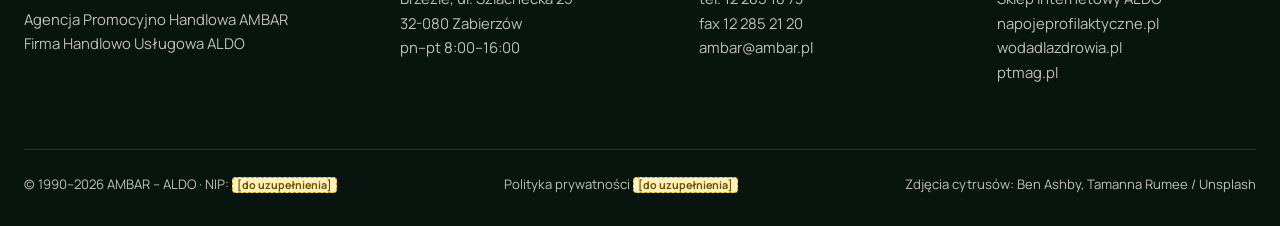
<file: wersja-b/kontakt.html>
<!doctype html>
<html lang="pl">
<head>
<meta charset="utf-8">
<meta name="viewport" content="width=device-width, initial-scale=1">
<title>Kontakt | AMBAR – ALDO, Brzezie k. Krakowa</title>
<meta name="description" content="Telefony, e-maile, adres, godziny otwarcia, mapa i dojazd do AMBAR – ALDO.">
<link rel="preconnect" href="https://fonts.googleapis.com"><link rel="preconnect" href="https://fonts.gstatic.com" crossorigin>
<link href="https://fonts.googleapis.com/css2?family=Fraunces:ital,opsz,wght@0,9..144,300..800;1,9..144,300..700&family=Manrope:wght@400;500;600;700&display=swap" rel="stylesheet">
<link rel="stylesheet" href="assets/style.css">
</head>
<body>
<a class="skip" href="#main">Przejdź do treści</a>
<header class="hd" id="hd">
  <div class="wrap hd__in">
    <a href="index.html" class="brand" aria-label="AMBAR – strona główna"><img src="assets/ambar-logo.png" alt="AMBAR" width="1146" height="230"></a>
    <nav class="nav" id="nav" aria-label="Główna nawigacja"><a href="index.html">Start</a><a href="oferta.html">Oferta</a><a href="o-nas.html">O nas</a><a href="kontakt.html" aria-current="page">Kontakt</a><a href="http://sklepaldo.ambar.pl/pl/sklep" target="_blank" rel="noopener">Sklep <svg class="ico ico--xs" viewBox="0 0 24 24" fill="none" stroke="currentColor" stroke-width="1.7" stroke-linecap="round" stroke-linejoin="round" aria-hidden="true"><path d="M18 13v6a2 2 0 0 1-2 2H5a2 2 0 0 1-2-2V8a2 2 0 0 1 2-2h6M15 3h6v6M10 14L21 3"/></svg></a></nav>
    <a class="btn btn--amber btn--sm hide-sm" href="kontakt.html#formularz">Zapytaj o ofertę</a>
    <button class="burger" aria-label="Menu" aria-expanded="false" aria-controls="nav"><svg class="ico" viewBox="0 0 24 24" fill="none" stroke="currentColor" stroke-width="1.7" stroke-linecap="round" stroke-linejoin="round" aria-hidden="true"><path d="M3 6h18M3 12h18M3 18h18"/></svg></button>
  </div>
</header>
<main id="main">

<section class="phero phero--contact">
  <div class="wrap phero__in">
    <p class="kicker reveal">Kontakt</p>
    <h1 class="reveal">Brzezie, <em>ul. Szlachecka 25.</em></h1>
    <p class="hero__lead reveal">Biura i magazyny naszych firm znajdują się w Brzeziu koło Krakowa (gmina Zabierzów). Zapraszamy pn–pt 8:00–16:00.</p>
  </div>
</section>
<section class="csplit">
  <div class="cdark">
    <div class="cdark__in">
      <p class="kicker">Zadzwoń</p>
      <a class="cbig" href="tel:+48122851873">12 285 18 73</a>
      <p class="cmeta">Biuro Handlowe: <a href="tel:+48122851506">12 285 15 06</a> · fax 12 285 21 20</p>
      <p class="kicker">Napisz</p>
      <ul class="cmails"><li><a href="mailto:ambar@ambar.pl">ambar@ambar.pl</a><span>AMBAR</span></li><li><a href="mailto:aldo@ambar.pl">aldo@ambar.pl</a><span>ALDO</span></li><li><a href="mailto:biuro@ambar.pl">biuro@ambar.pl</a><span>Biuro Handlowe</span></li><li><a href="mailto:magazyn@ambar.pl">magazyn@ambar.pl</a><span>Magazyn / zamówienia napojów</span></li><li><a href="mailto:sklepaldo@ambar.pl">sklepaldo@ambar.pl</a><span>Sklep internetowy ALDO</span></li></ul>
      <p class="kicker">Odwiedź</p>
      <p class="cmeta">AMBAR – ALDO<br>Brzezie, ul. Szlachecka 25, 32-080 Zabierzów<br>pn–pt 8:00–16:00</p>
      <p class="cmeta small">Biuro Handlowe i Sklep Firmowy: Zabierzów, ul. Rodziny Poganów 7 <span class="ph">[do potwierdzenia]</span></p>
      <p class="kicker">Dane firmy</p>
      <p class="cmeta small">Agencja Promocyjno Handlowa AMBAR · Firma Handlowo Usługowa ALDO<br>NIP: <span class="ph">[do uzupełnienia]</span> · REGON: <span class="ph">[do uzupełnienia]</span></p>
    </div>
  </div>
  <form class="cform" id="formularz" novalidate>
    <h2>Zapytaj <em>o ofertę</em></h2>
    <p class="muted">Odpowiemy z dostępnością i ceną. Pola * są wymagane.</p>
    <div class="fl"><input id="f1" name="name" placeholder=" " required autocomplete="name"><label for="f1">Imię i nazwisko *</label></div>
    <div class="fl"><input id="f2" name="company" placeholder=" " autocomplete="organization"><label for="f2">Firma</label></div>
    <div class="fpair"><div class="fl"><input id="f3" type="email" name="email" placeholder=" " required autocomplete="email"><label for="f3">E-mail *</label></div><div class="fl"><input id="f4" type="tel" name="phone" placeholder=" " autocomplete="tel"><label for="f4">Telefon</label></div></div>
    <div class="fl fl--sel"><select id="f5" name="industry"><option value="">—</option><option>Napoje bezalkoholowe</option><option>Wody butelkowane</option><option>Wina i wódki gatunkowe</option><option>Piwo</option><option>Przetwory owocowo-warzywne</option><option>Wyroby cukiernicze</option><option>Gastronomia</option><option>Farmaceutyki i kosmetyki</option><option>Chemia gospodarcza</option><option>Konsument indywidualny</option><option>Inna</option></select><label for="f5">Branża</label></div>
    <div class="fl"><textarea id="f6" name="msg" rows="4" placeholder=" " required></textarea><label for="f6">Czego potrzebujesz? *</label></div>
    <label class="consent"><input type="checkbox" required> Zgoda na przetwarzanie danych w celu odpowiedzi. Klauzula RODO: <span class="ph">[do uzupełnienia]</span></label>
    <button class="btn btn--dark" type="submit">Wyślij zapytanie <svg class="ico ico--sm" viewBox="0 0 24 24" fill="none" stroke="currentColor" stroke-width="1.7" stroke-linecap="round" stroke-linejoin="round" aria-hidden="true"><path d="M5 12h14M13 6l6 6-6 6"/></svg></button>
    <p class="form__msg" role="status" aria-live="polite"></p>
  </form>
</section>
<section class="mapb"><iframe title="Mapa – AMBAR, Brzezie, ul. Szlachecka 25" src="https://maps.google.com/maps?q=ul.%20Szlachecka%2025%2C%20Brzezie%2C%2032-080%20Zabierz%C3%B3w&z=14&output=embed" referrerpolicy="no-referrer-when-downgrade"></iframe></section>
<section class="sec sec--cream">
  <div class="wrap">
    <div class="sec__head sec__head--split reveal"><div><p class="kicker kicker--dark">Dojazd</p><h2>Jak do nas <em>trafić.</em></h2></div><p class="lede">W Polsce jest ok. 50 miejscowości o nazwie Brzezie – nasze leży 2 km od granicy Krakowa, w pobliżu drogi nr 79 (nie mylić z Brzeziem koło Kłaja).</p></div>
    <div class="dirs"><div class="dir reveal"><span>01</span><h3>Dojazd z Krakowa</h3><p>Drogą nr 79 z Ronda Bronowickiego przy MAKRO jechać w kierunku Katowic–Trzebini. Za węzłem autostrady (nie skręcać na autostradę!) należy skręcić w prawo według drogowskazu do Brzezia, na następnym skrzyżowaniu skręcić w lewo. Od tego skrzyżowania do magazynu AMBAR w Brzeziu jest 1,0 km.</p></div><div class="dir reveal"><span>02</span><h3>Dojazd od strony Śląska (autostradą)</h3><p>Na końcu autostrady, za wiaduktem i Centrum WITEK, skręcić na światłach w lewo jak do LEROY MERLIN i nawrócić na małym rondzie. Powrócić na drogę nr 79 w kierunku Trzebini i potem skręcić w prawo wg drogowskazu do Brzezia, na następnym skrzyżowaniu skręcić w lewo. Od tego skrzyżowania do magazynu AMBAR w Brzeziu jest 1,0 km.</p></div><div class="dir reveal"><span>03</span><h3>Dojazd od strony Trzebini</h3><p>W Zabierzowie na światłach przy kościele skręcić w lewo i ul. Kolejową, a potem Rodziny Poganów dojechać do Bolechowic. Na ul. Zielonej na skrzyżowaniu w kształcie litery T skręcić w prawo w kierunku na Rząskę. Do magazynu AMBAR w Brzeziu z tego skrzyżowania jest około 1,5 km.</p></div><div class="dir reveal"><span>04</span><h3>Dojazd od strony Olkusza</h3><p>W Modlnicy przed NICO przy restauracji MARGARITA skręcić w prawo na Modlniczkę. W Modlniczce na pierwszym skrzyżowaniu przy krzyżu skręcić w lewo i na następnym skrzyżowaniu w prawo. Od tego skrzyżowania do magazynu AMBAR w Brzeziu jest 1,0 km.</p></div></div>
  </div>
</section>

</main>
<footer class="ft">
  <div class="wrap">
    <div class="ft__top">
      <p class="ft__claim">Surowce, dodatki i opakowania<br><em>dla branży spożywczej – od 1990 roku.</em></p>
      <a class="btn btn--amber" href="kontakt.html#formularz">Zapytaj o ofertę <svg class="ico ico--sm" viewBox="0 0 24 24" fill="none" stroke="currentColor" stroke-width="1.7" stroke-linecap="round" stroke-linejoin="round" aria-hidden="true"><path d="M5 12h14M13 6l6 6-6 6"/></svg></a>
    </div>
    <div class="ft__grid">
      <div><img class="ft__logo" src="assets/ambar-logo.png" alt="AMBAR" width="1146" height="230"><p>Agencja Promocyjno Handlowa AMBAR<br>Firma Handlowo Usługowa ALDO</p></div>
      <div><h3>Adres</h3><p>Brzezie, ul. Szlachecka 25<br>32-080 Zabierzów<br>pn–pt 8:00–16:00</p></div>
      <div><h3>Kontakt</h3><p><a href="tel:+48122851873">tel. 12 285 18 73</a><br>fax 12 285 21 20<br><a href="mailto:ambar@ambar.pl">ambar@ambar.pl</a></p></div>
      <div><h3>Serwisy</h3><p><a href="http://sklepaldo.ambar.pl/pl/sklep" target="_blank" rel="noopener">Sklep internetowy ALDO</a><br><a href="http://www.napojeprofilaktyczne.pl" target="_blank" rel="noopener">napojeprofilaktyczne.pl</a><br><a href="http://www.wodadlazdrowia.pl" target="_blank" rel="noopener">wodadlazdrowia.pl</a><br><a href="http://www.ptmag.pl" target="_blank" rel="noopener">ptmag.pl</a></p></div>
    </div>
    <div class="ft__bottom"><span>© 1990–2026 AMBAR – ALDO · NIP: <span class="ph">[do uzupełnienia]</span></span><span>Polityka prywatności <span class="ph">[do uzupełnienia]</span></span><span class="credit">Zdjęcia cytrusów: Ben Ashby, Tamanna Rumee / Unsplash</span></div>
  </div>
</footer>
<script src="assets/main.js"></script>
</body>
</html>
</file>
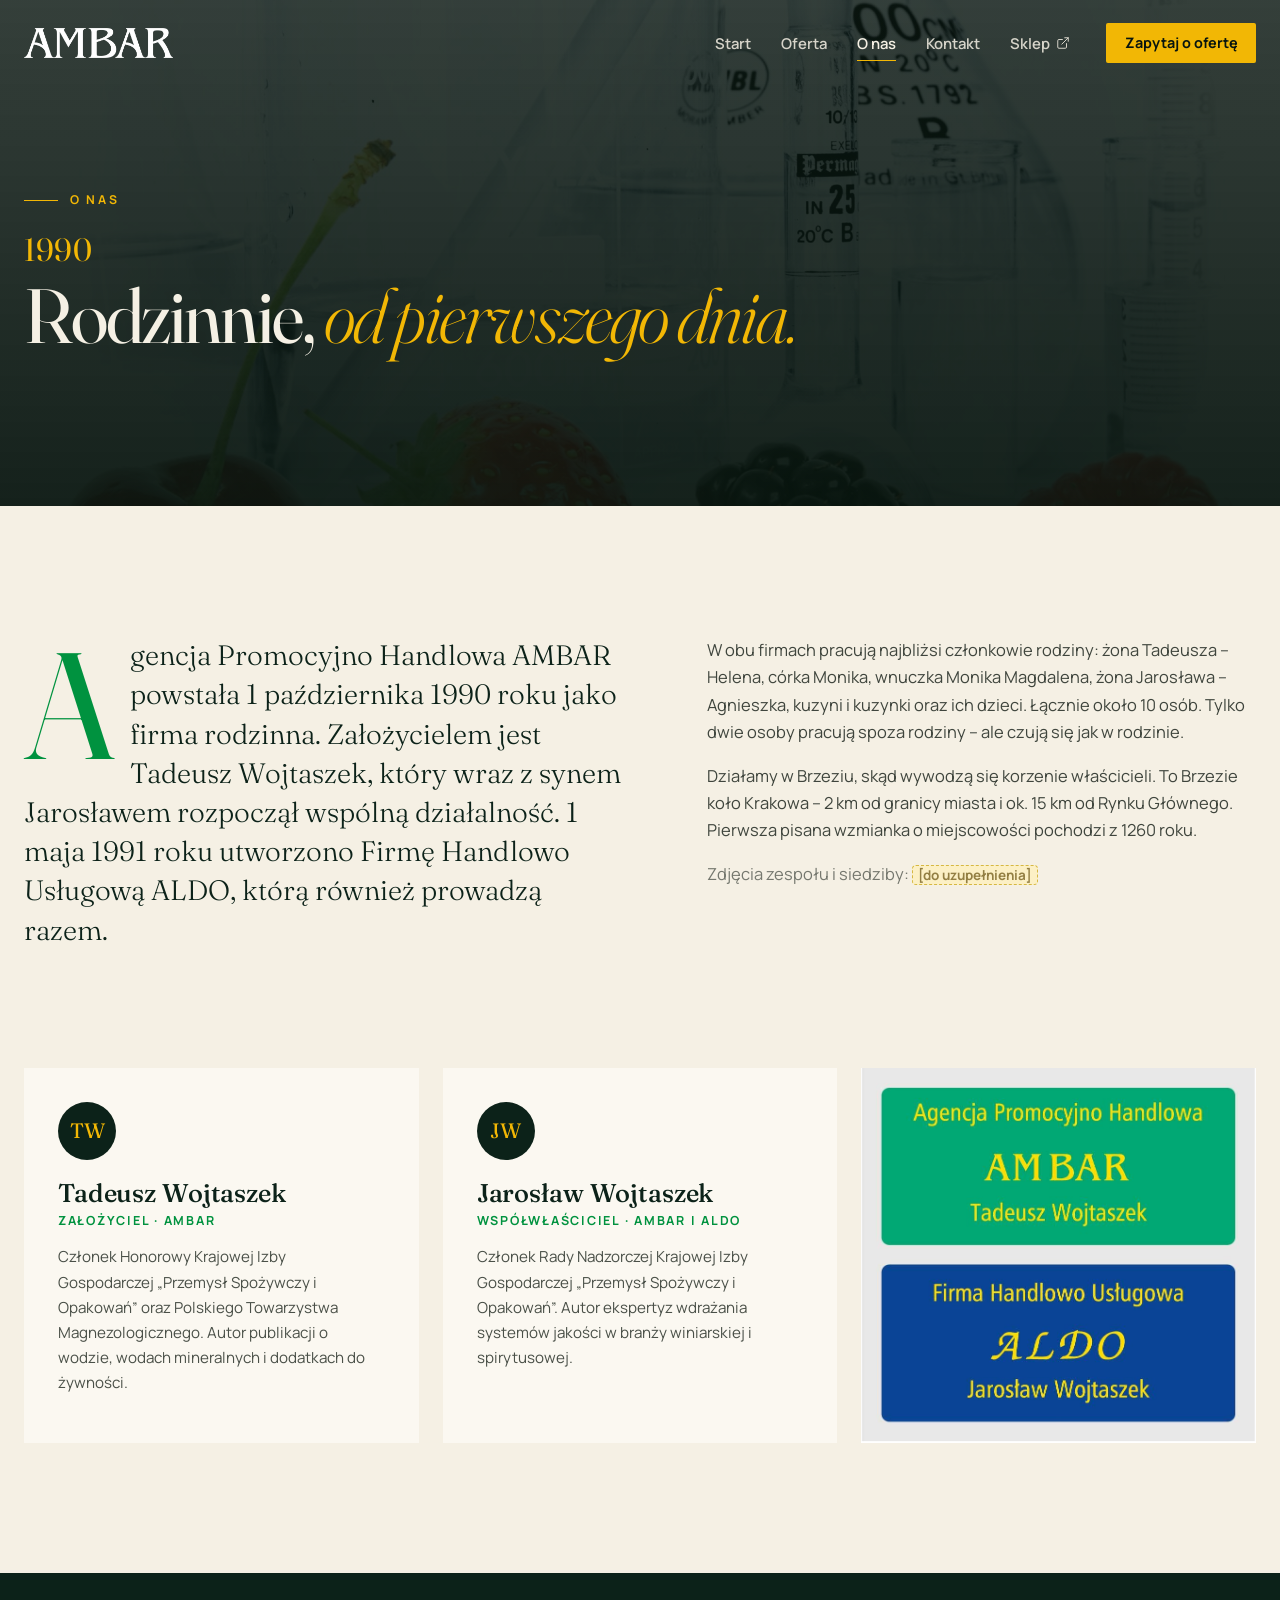
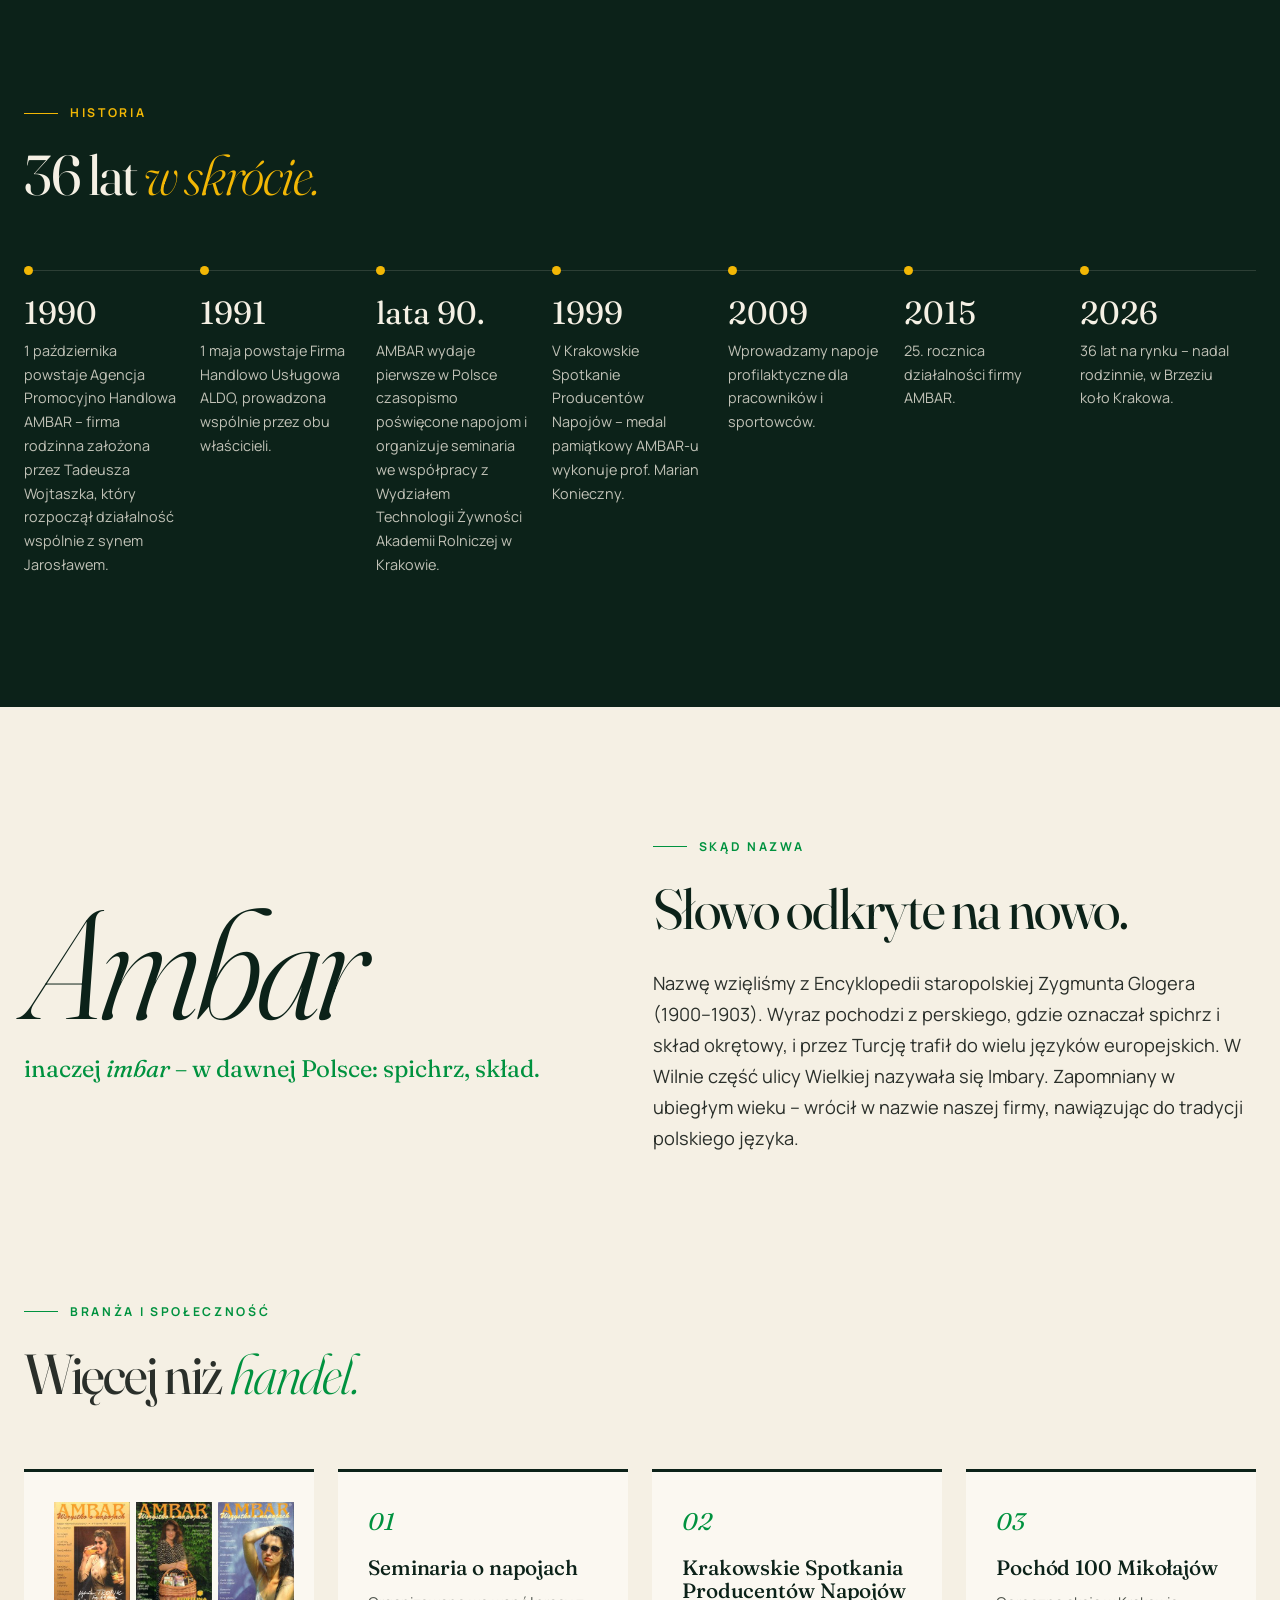
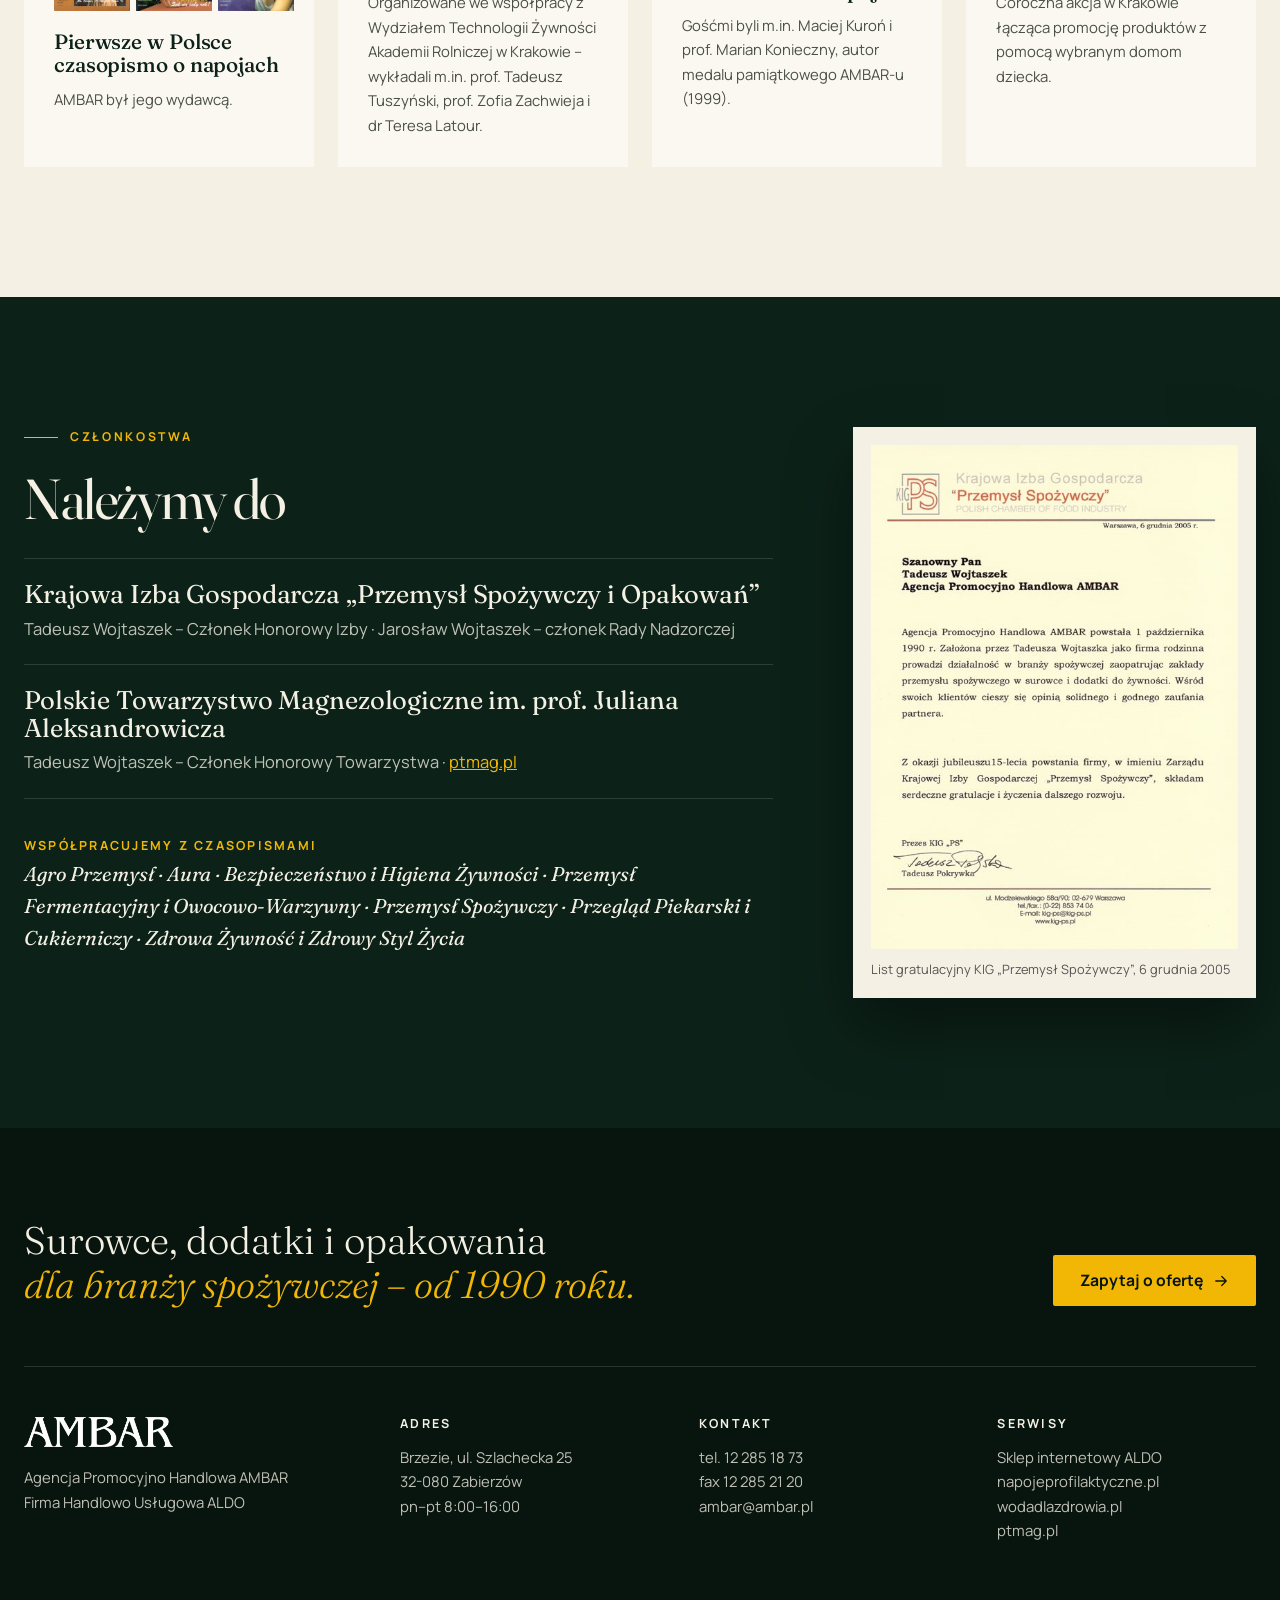
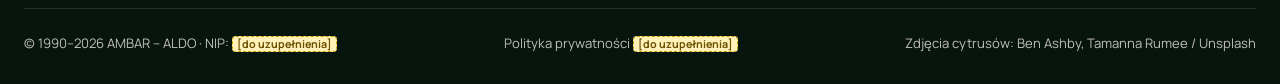
<file: wersja-b/o-nas.html>
<!doctype html>
<html lang="pl">
<head>
<meta charset="utf-8">
<meta name="viewport" content="width=device-width, initial-scale=1">
<title>O nas | AMBAR – rodzinnie od 1990</title>
<meta name="description" content="Historia AMBAR i ALDO, ludzie, nazwa, członkostwa i działalność branżowa.">
<link rel="preconnect" href="https://fonts.googleapis.com"><link rel="preconnect" href="https://fonts.gstatic.com" crossorigin>
<link href="https://fonts.googleapis.com/css2?family=Fraunces:ital,opsz,wght@0,9..144,300..800;1,9..144,300..700&family=Manrope:wght@400;500;600;700&display=swap" rel="stylesheet">
<link rel="stylesheet" href="assets/style.css">
</head>
<body>
<a class="skip" href="#main">Przejdź do treści</a>
<header class="hd" id="hd">
  <div class="wrap hd__in">
    <a href="index.html" class="brand" aria-label="AMBAR – strona główna"><img src="assets/ambar-logo.png" alt="AMBAR" width="1146" height="230"></a>
    <nav class="nav" id="nav" aria-label="Główna nawigacja"><a href="index.html">Start</a><a href="oferta.html">Oferta</a><a href="o-nas.html" aria-current="page">O nas</a><a href="kontakt.html">Kontakt</a><a href="http://sklepaldo.ambar.pl/pl/sklep" target="_blank" rel="noopener">Sklep <svg class="ico ico--xs" viewBox="0 0 24 24" fill="none" stroke="currentColor" stroke-width="1.7" stroke-linecap="round" stroke-linejoin="round" aria-hidden="true"><path d="M18 13v6a2 2 0 0 1-2 2H5a2 2 0 0 1-2-2V8a2 2 0 0 1 2-2h6M15 3h6v6M10 14L21 3"/></svg></a></nav>
    <a class="btn btn--amber btn--sm hide-sm" href="kontakt.html#formularz">Zapytaj o ofertę</a>
    <button class="burger" aria-label="Menu" aria-expanded="false" aria-controls="nav"><svg class="ico" viewBox="0 0 24 24" fill="none" stroke="currentColor" stroke-width="1.7" stroke-linecap="round" stroke-linejoin="round" aria-hidden="true"><path d="M3 6h18M3 12h18M3 18h18"/></svg></button>
  </div>
</header>
<main id="main">

<section class="phero phero--about">
  <div class="wrap phero__in">
    <p class="kicker reveal">O nas</p>
    <h1 class="reveal"><span class="yr">1990</span> Rodzinnie, <em>od pierwszego dnia.</em></h1>
  </div>
</section>
<section class="sec sec--cream">
  <div class="wrap story">
    <div class="story__lead reveal"><p class="dropcap">Agencja Promocyjno Handlowa AMBAR powstała 1 października 1990 roku jako firma rodzinna. Założycielem jest Tadeusz Wojtaszek, który wraz z synem Jarosławem rozpoczął wspólną działalność. 1 maja 1991 roku utworzono Firmę Handlowo Usługową ALDO, którą również prowadzą razem.</p></div>
    <div class="story__txt reveal">
      <p>W obu firmach pracują najbliżsi członkowie rodziny: żona Tadeusza – Helena, córka Monika, wnuczka Monika Magdalena, żona Jarosława – Agnieszka, kuzyni i kuzynki oraz ich dzieci. Łącznie około 10 osób. Tylko dwie osoby pracują spoza rodziny – ale czują się jak w rodzinie.</p>
      <p>Działamy w Brzeziu, skąd wywodzą się korzenie właścicieli. To Brzezie koło Krakowa – 2 km od granicy miasta i ok. 15 km od Rynku Głównego. Pierwsza pisana wzmianka o miejscowości pochodzi z 1260 roku.</p>
      <p class="muted">Zdjęcia zespołu i siedziby: <span class="ph">[do uzupełnienia]</span></p>
    </div>
  </div>
  <div class="wrap people2">
    <div class="pcard reveal"><span class="pcard__i">TW</span><h3>Tadeusz Wojtaszek</h3><p class="role">Założyciel · AMBAR</p><p>Członek Honorowy Krajowej Izby Gospodarczej „Przemysł Spożywczy i Opakowań” oraz Polskiego Towarzystwa Magnezologicznego. Autor publikacji o wodzie, wodach mineralnych i dodatkach do żywności.</p></div>
    <div class="pcard reveal"><span class="pcard__i">JW</span><h3>Jarosław Wojtaszek</h3><p class="role">Współwłaściciel · AMBAR i ALDO</p><p>Członek Rady Nadzorczej Krajowej Izby Gospodarczej „Przemysł Spożywczy i Opakowań”. Autor ekspertyz wdrażania systemów jakości w branży winiarskiej i spirytusowej.</p></div>
    <div class="pcard pcard--img reveal"><img src="assets/banery-firm.jpg" alt="Szyldy firm: Agencja Promocyjno Handlowa AMBAR – Tadeusz Wojtaszek; Firma Handlowo Usługowa ALDO – Jarosław Wojtaszek" loading="lazy"></div>
  </div>
</section>
<section class="sec sec--dark">
  <div class="wrap">
    <div class="sec__head reveal"><p class="kicker">Historia</p><h2>36 lat <em>w skrócie.</em></h2></div>
    <ol class="htl"><li class="reveal"><span>1990</span><p>1 października powstaje Agencja Promocyjno Handlowa AMBAR – firma rodzinna założona przez Tadeusza Wojtaszka, który rozpoczął działalność wspólnie z synem Jarosławem.</p></li><li class="reveal"><span>1991</span><p>1 maja powstaje Firma Handlowo Usługowa ALDO, prowadzona wspólnie przez obu właścicieli.</p></li><li class="reveal"><span>lata 90.</span><p>AMBAR wydaje pierwsze w Polsce czasopismo poświęcone napojom i organizuje seminaria we współpracy z Wydziałem Technologii Żywności Akademii Rolniczej w Krakowie.</p></li><li class="reveal"><span>1999</span><p>V Krakowskie Spotkanie Producentów Napojów – medal pamiątkowy AMBAR-u wykonuje prof. Marian Konieczny.</p></li><li class="reveal"><span>2009</span><p>Wprowadzamy napoje profilaktyczne dla pracowników i sportowców.</p></li><li class="reveal"><span>2015</span><p>25. rocznica działalności firmy AMBAR.</p></li><li class="reveal"><span>2026</span><p>36 lat na rynku – nadal rodzinnie, w Brzeziu koło Krakowa.</p></li></ol>
  </div>
</section>
<section class="sec sec--cream">
  <div class="wrap name2">
    <div class="name2__q reveal"><span class="name2__word">Ambar</span><p>inaczej <em>imbar</em> – w dawnej Polsce: spichrz, skład.</p></div>
    <div class="reveal">
      <p class="kicker kicker--dark">Skąd nazwa</p>
      <h2>Słowo odkryte na nowo.</h2>
      <p class="lede">Nazwę wzięliśmy z Encyklopedii staropolskiej Zygmunta Glogera (1900–1903). Wyraz pochodzi z perskiego, gdzie oznaczał spichrz i skład okrętowy, i przez Turcję trafił do wielu języków europejskich. W Wilnie część ulicy Wielkiej nazywała się Imbary. Zapomniany w ubiegłym wieku – wrócił w nazwie naszej firmy, nawiązując do tradycji polskiego języka.</p>
    </div>
  </div>
</section>
<section class="sec sec--cream sec--pt0">
  <div class="wrap">
    <div class="sec__head reveal"><p class="kicker kicker--dark">Branża i społeczność</p><h2>Więcej niż <em>handel.</em></h2></div>
    <div class="acts">
      <article class="actb reveal"><div class="actb__covers"><img src="assets/pismo-ambar-1.jpg" alt="Okładka czasopisma AMBAR nr 1" loading="lazy"><img src="assets/pismo-ambar-2.jpg" alt="Okładka czasopisma AMBAR nr 2" loading="lazy"><img src="assets/pismo-ambar-3.jpg" alt="Okładka czasopisma AMBAR nr 3" loading="lazy"></div><h3>Pierwsze w Polsce czasopismo o napojach</h3><p>AMBAR był jego wydawcą.</p></article>
      <article class="actb reveal"><span class="actb__n">01</span><h3>Seminaria o napojach</h3><p>Organizowane we współpracy z Wydziałem Technologii Żywności Akademii Rolniczej w Krakowie – wykładali m.in. prof. Tadeusz Tuszyński, prof. Zofia Zachwieja i dr Teresa Latour.</p></article>
      <article class="actb reveal"><span class="actb__n">02</span><h3>Krakowskie Spotkania Producentów Napojów</h3><p>Gośćmi byli m.in. Maciej Kuroń i prof. Marian Konieczny, autor medalu pamiątkowego AMBAR-u (1999).</p></article>
      <article class="actb reveal"><span class="actb__n">03</span><h3>Pochód 100 Mikołajów</h3><p>Coroczna akcja w Krakowie łącząca promocję produktów z pomocą wybranym domom dziecka.</p></article>
    </div>
  </div>
</section>
<section class="sec sec--dark">
  <div class="wrap memb">
    <div class="reveal">
      <p class="kicker">Członkostwa</p>
      <h2>Należymy do</h2>
      <div class="mrow"><h3>Krajowa Izba Gospodarcza „Przemysł Spożywczy i Opakowań”</h3><p>Tadeusz Wojtaszek – Członek Honorowy Izby · Jarosław Wojtaszek – członek Rady Nadzorczej</p></div>
      <div class="mrow"><h3>Polskie Towarzystwo Magnezologiczne im. prof. Juliana Aleksandrowicza</h3><p>Tadeusz Wojtaszek – Członek Honorowy Towarzystwa · <a href="http://www.ptmag.pl" target="_blank" rel="noopener">ptmag.pl</a></p></div>
      <h3 class="memb__h">Współpracujemy z czasopismami</h3>
      <p class="memb__media">Agro Przemysł · Aura · Bezpieczeństwo i Higiena Żywności · Przemysł Fermentacyjny i Owocowo-Warzywny · Przemysł Spożywczy · Przegląd Piekarski i Cukierniczy · Zdrowa Żywność i Zdrowy Styl Życia</p>
    </div>
    <figure class="letter2 reveal"><img src="assets/gratulacje-kig.jpg" alt="List gratulacyjny KIG „Przemysł Spożywczy” z okazji 15-lecia firmy AMBAR, 2005" loading="lazy" width="530" height="727"><figcaption>List gratulacyjny KIG „Przemysł Spożywczy”, 6 grudnia 2005</figcaption></figure>
  </div>
</section>

</main>
<footer class="ft">
  <div class="wrap">
    <div class="ft__top">
      <p class="ft__claim">Surowce, dodatki i opakowania<br><em>dla branży spożywczej – od 1990 roku.</em></p>
      <a class="btn btn--amber" href="kontakt.html#formularz">Zapytaj o ofertę <svg class="ico ico--sm" viewBox="0 0 24 24" fill="none" stroke="currentColor" stroke-width="1.7" stroke-linecap="round" stroke-linejoin="round" aria-hidden="true"><path d="M5 12h14M13 6l6 6-6 6"/></svg></a>
    </div>
    <div class="ft__grid">
      <div><img class="ft__logo" src="assets/ambar-logo.png" alt="AMBAR" width="1146" height="230"><p>Agencja Promocyjno Handlowa AMBAR<br>Firma Handlowo Usługowa ALDO</p></div>
      <div><h3>Adres</h3><p>Brzezie, ul. Szlachecka 25<br>32-080 Zabierzów<br>pn–pt 8:00–16:00</p></div>
      <div><h3>Kontakt</h3><p><a href="tel:+48122851873">tel. 12 285 18 73</a><br>fax 12 285 21 20<br><a href="mailto:ambar@ambar.pl">ambar@ambar.pl</a></p></div>
      <div><h3>Serwisy</h3><p><a href="http://sklepaldo.ambar.pl/pl/sklep" target="_blank" rel="noopener">Sklep internetowy ALDO</a><br><a href="http://www.napojeprofilaktyczne.pl" target="_blank" rel="noopener">napojeprofilaktyczne.pl</a><br><a href="http://www.wodadlazdrowia.pl" target="_blank" rel="noopener">wodadlazdrowia.pl</a><br><a href="http://www.ptmag.pl" target="_blank" rel="noopener">ptmag.pl</a></p></div>
    </div>
    <div class="ft__bottom"><span>© 1990–2026 AMBAR – ALDO · NIP: <span class="ph">[do uzupełnienia]</span></span><span>Polityka prywatności <span class="ph">[do uzupełnienia]</span></span><span class="credit">Zdjęcia cytrusów: Ben Ashby, Tamanna Rumee / Unsplash</span></div>
  </div>
</footer>
<script src="assets/main.js"></script>
</body>
</html>
</file>
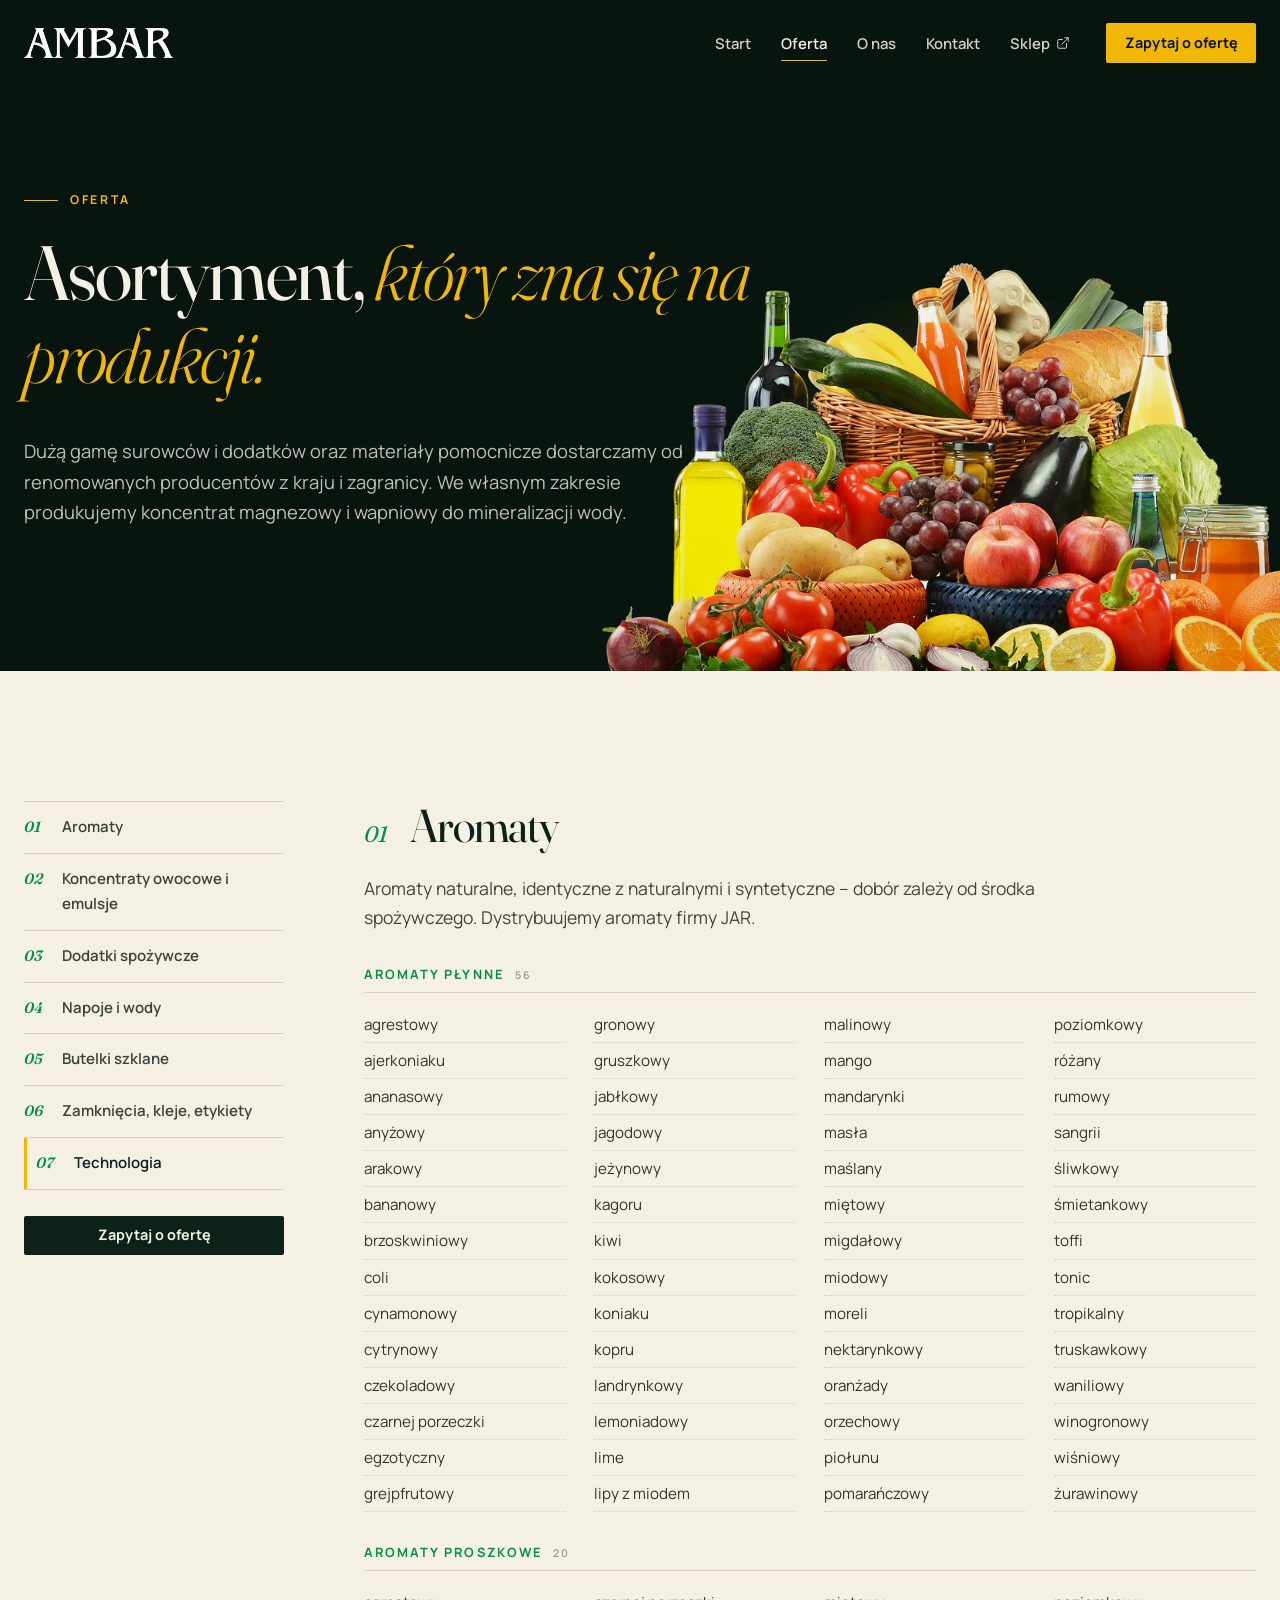
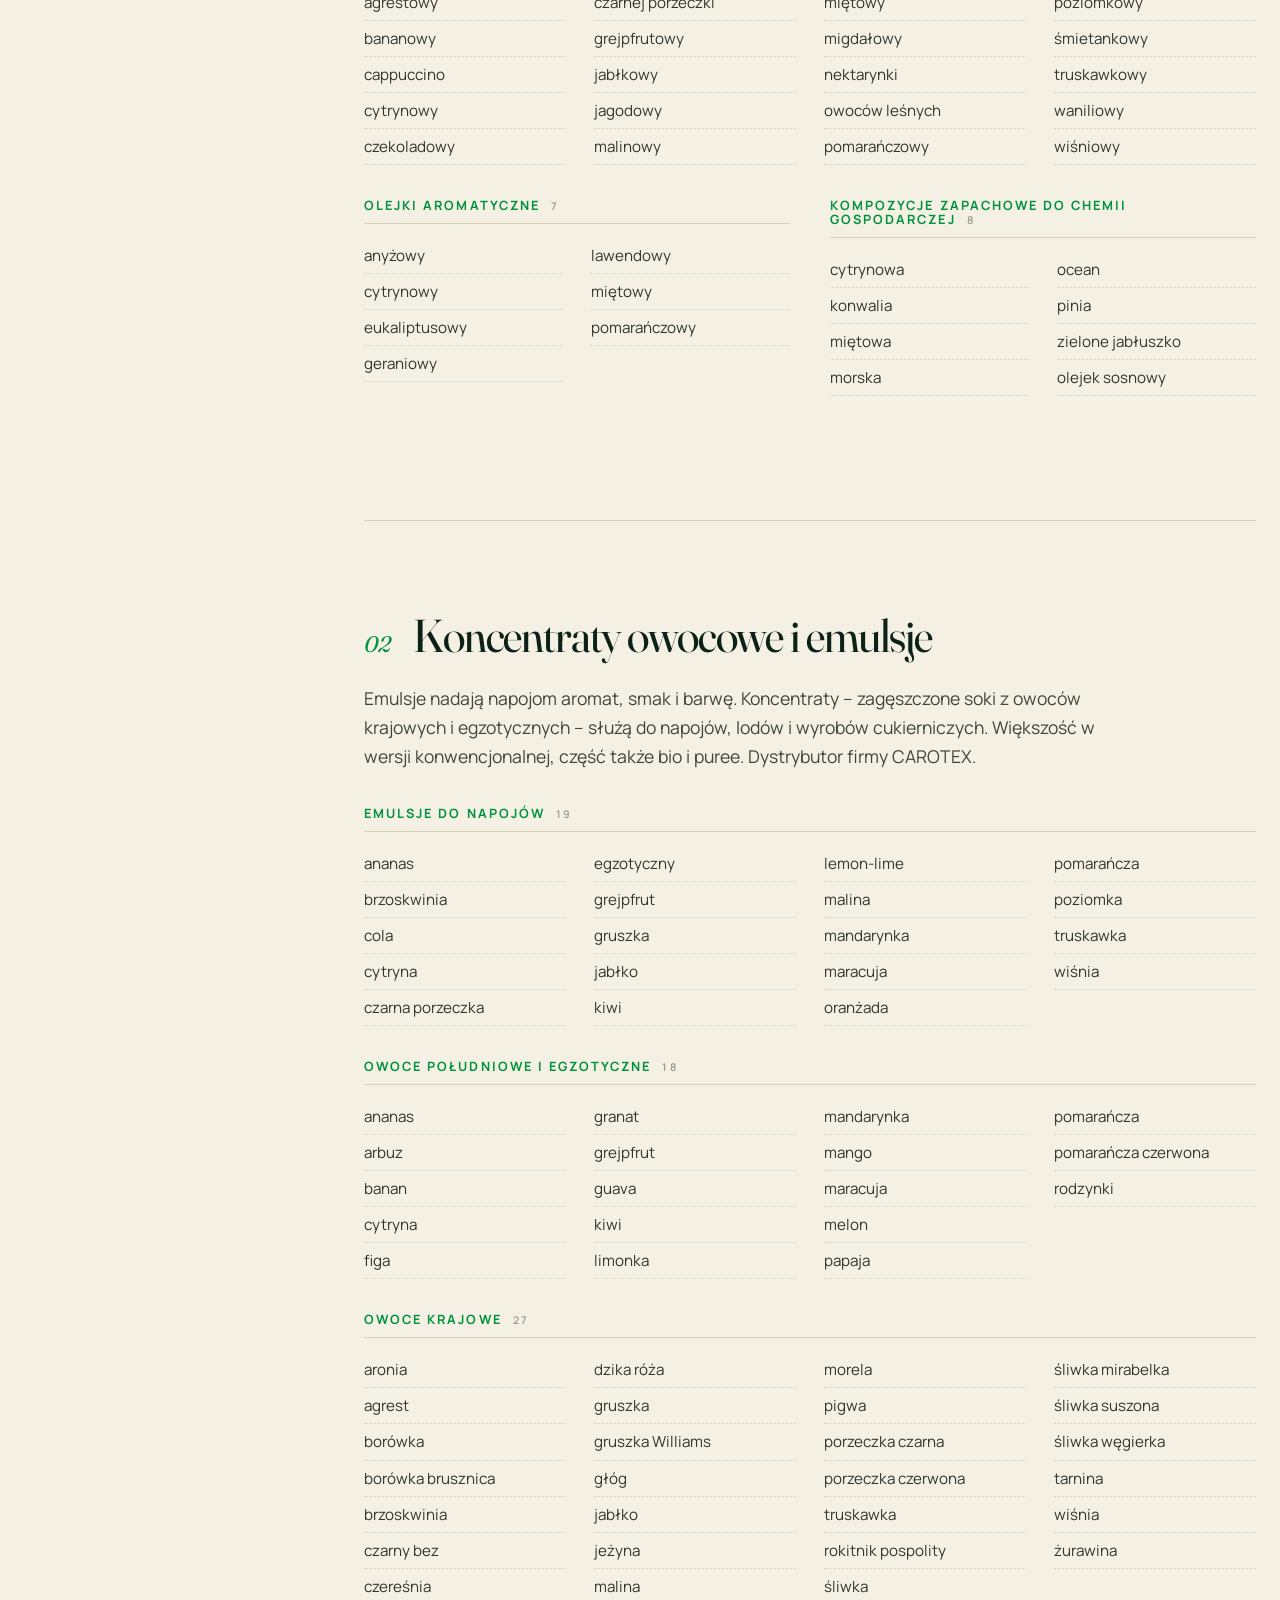
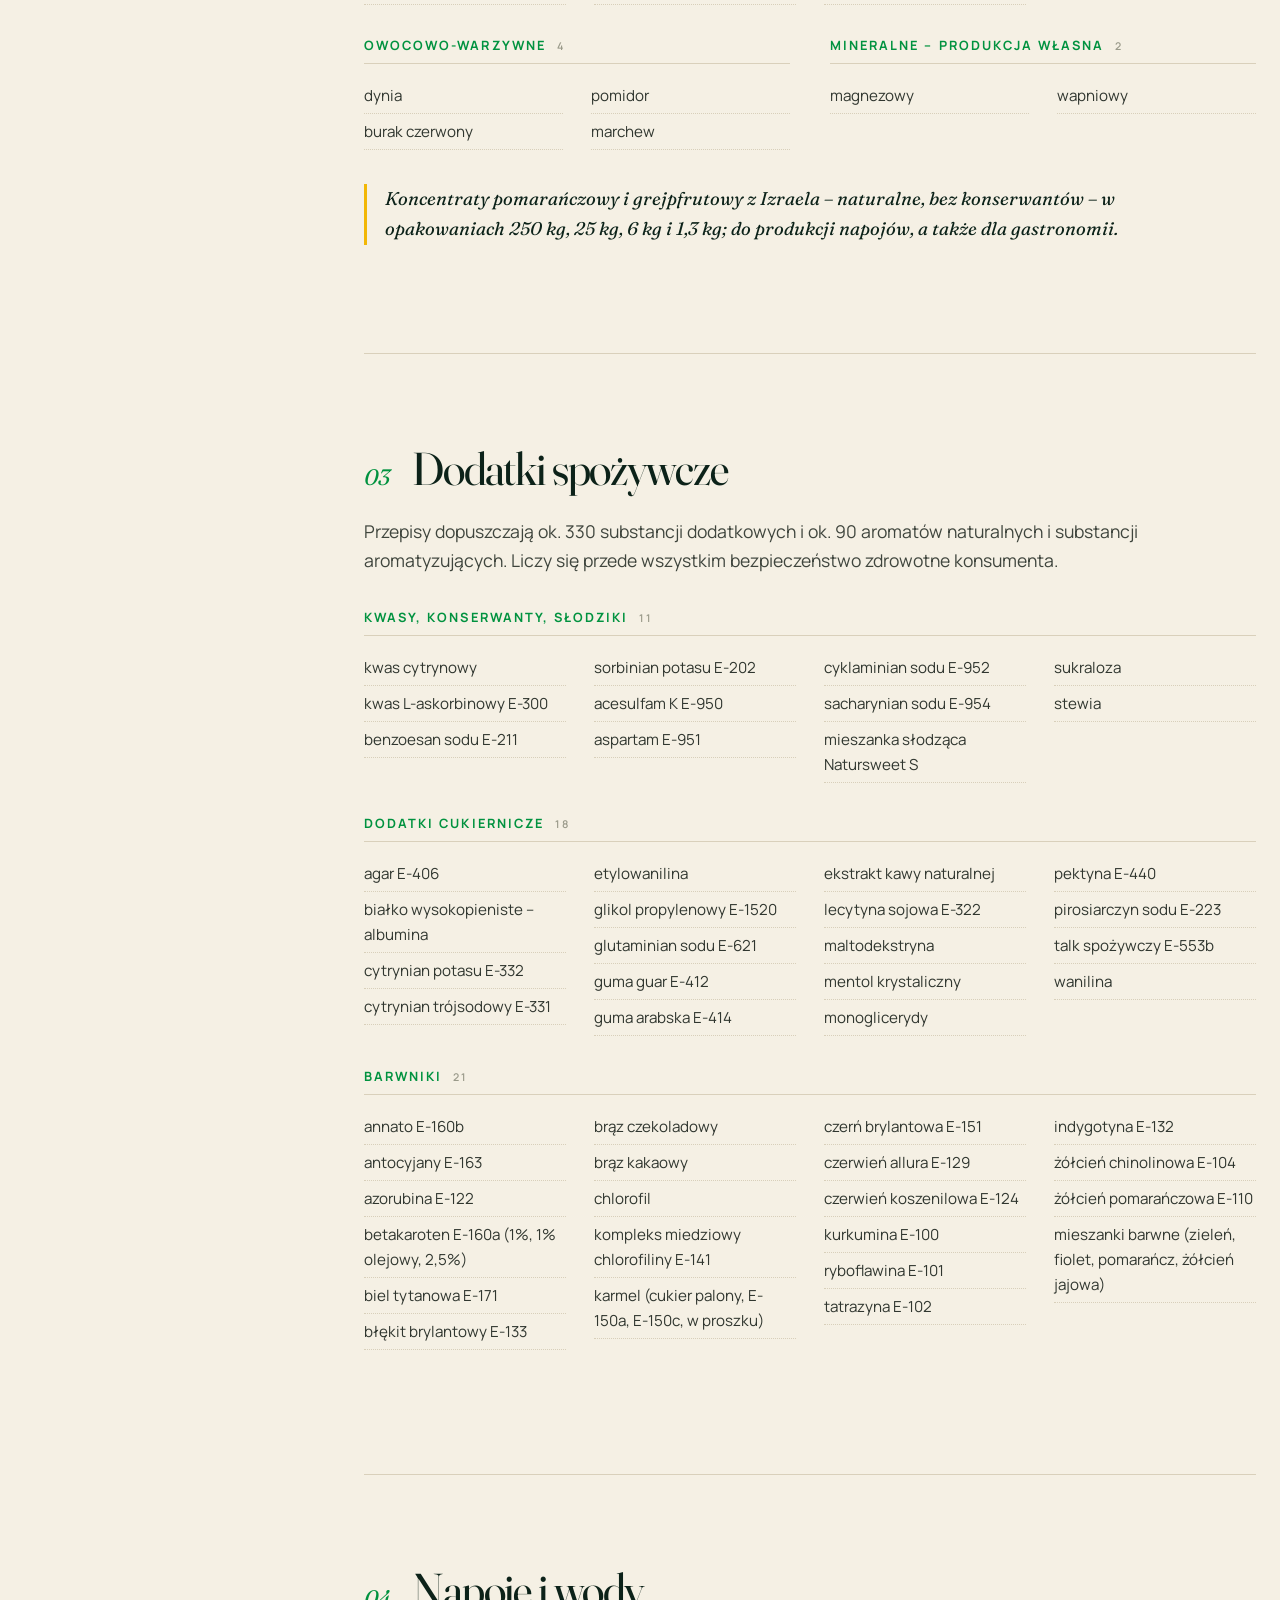
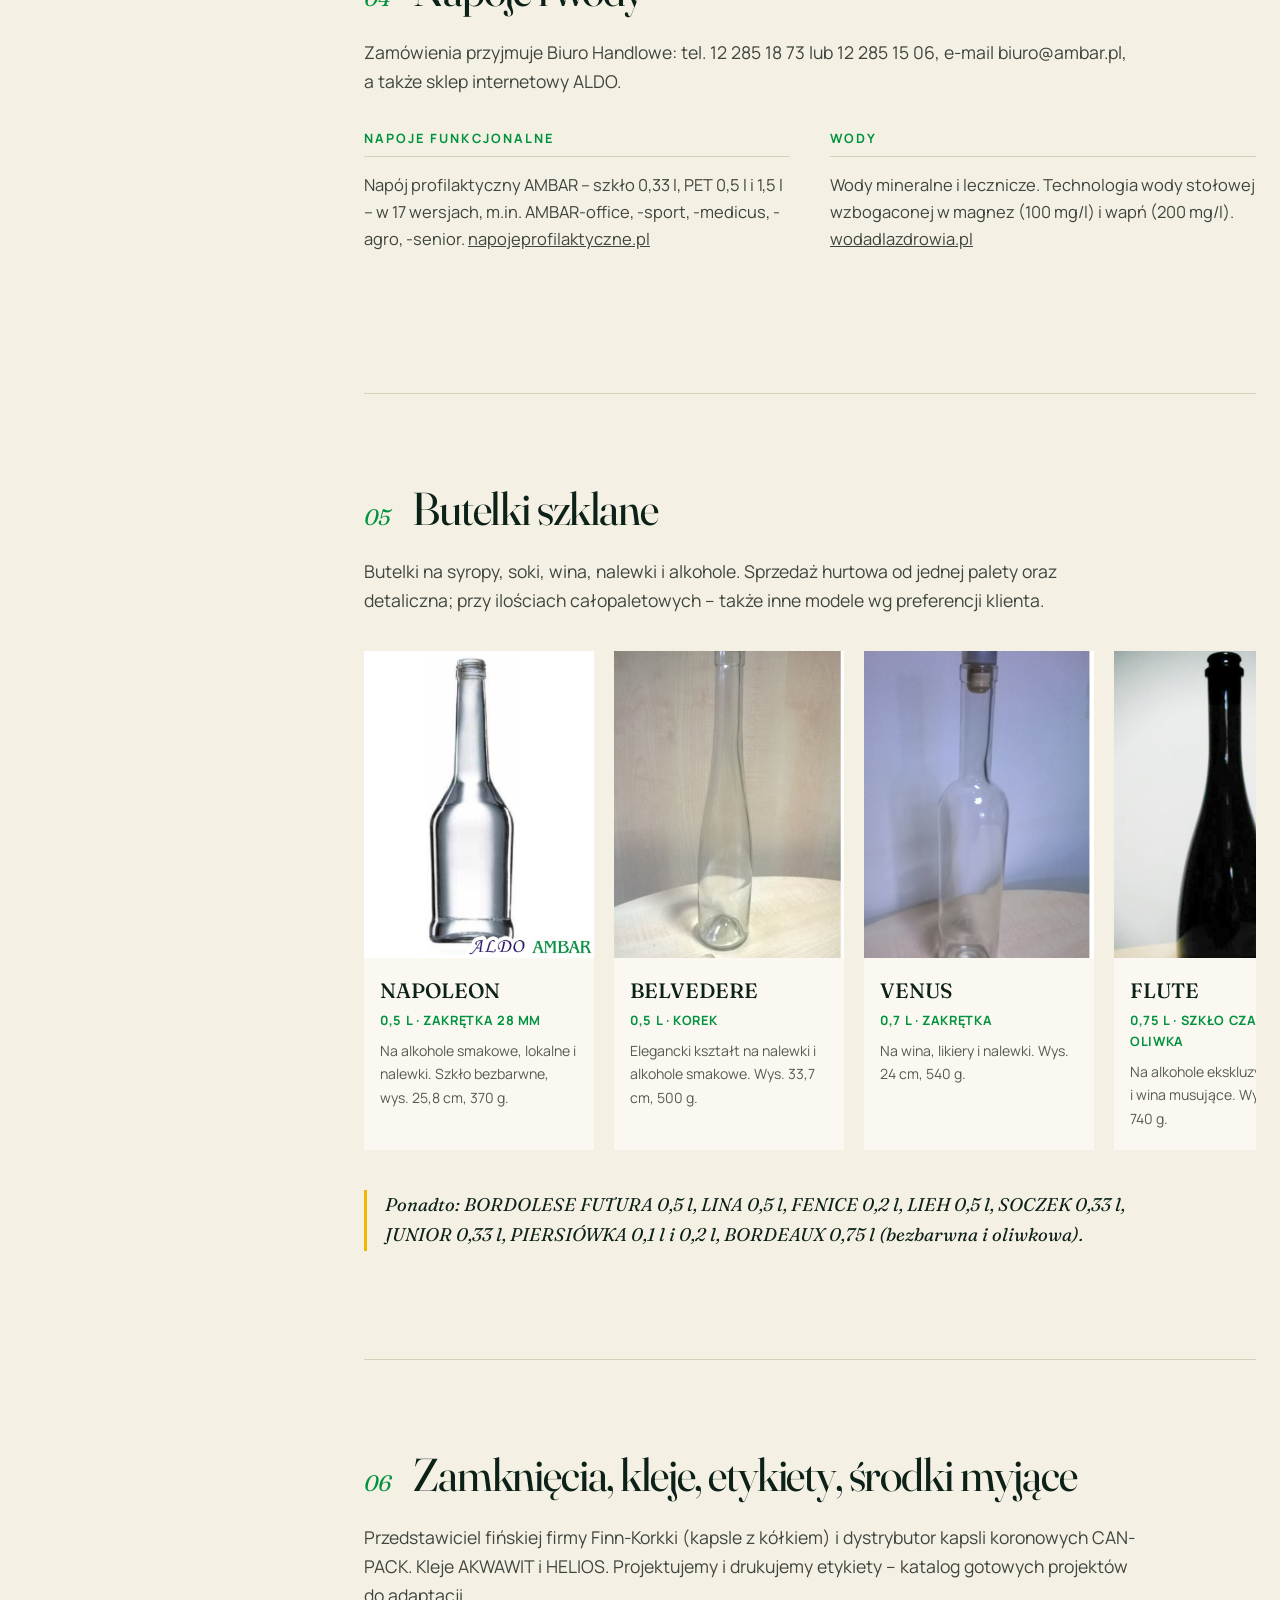
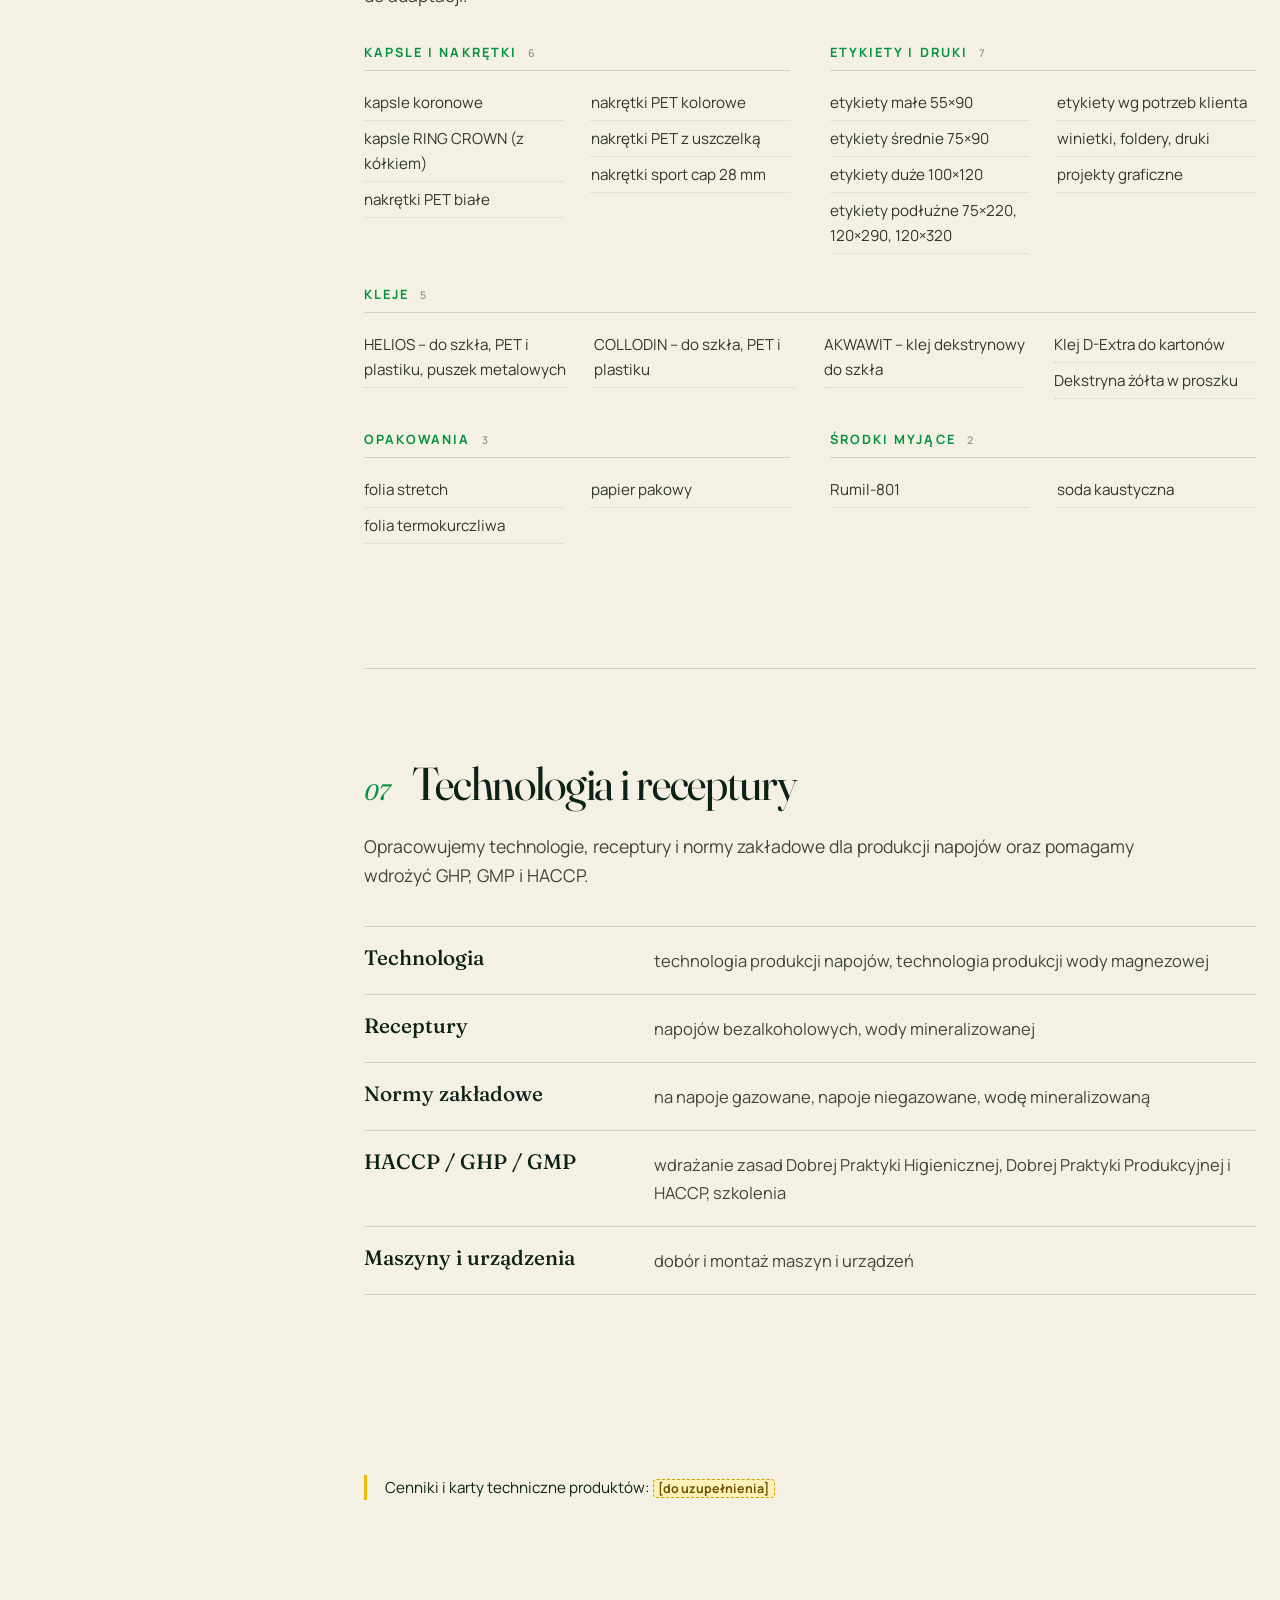
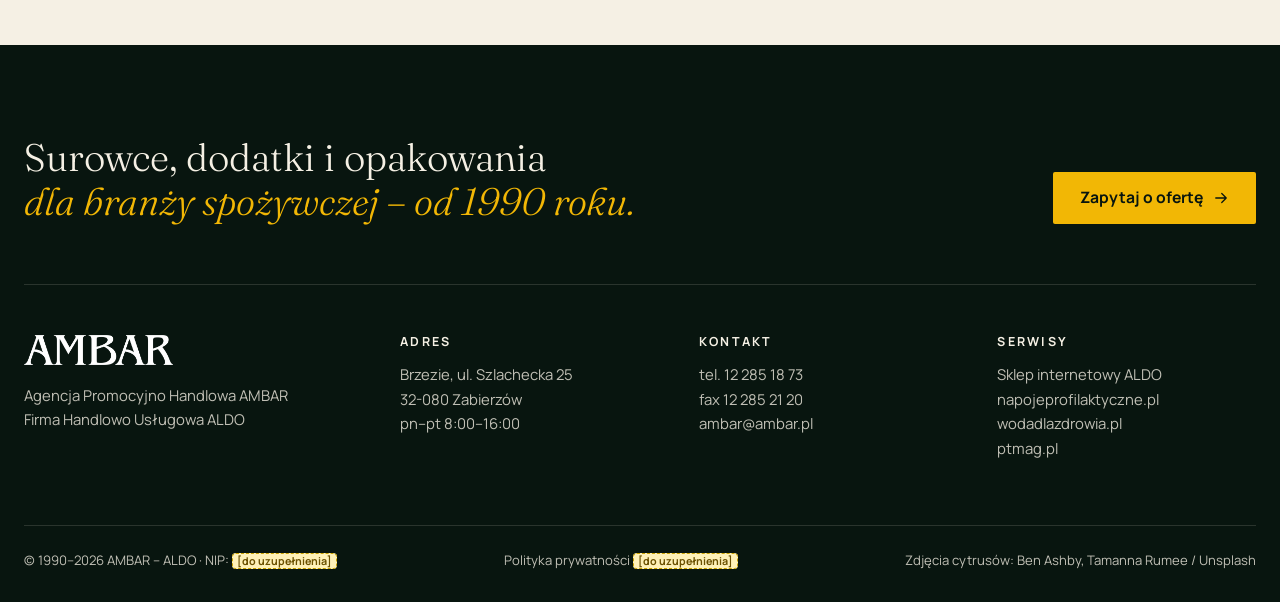
<file: wersja-b/oferta.html>
<!doctype html>
<html lang="pl">
<head>
<meta charset="utf-8">
<meta name="viewport" content="width=device-width, initial-scale=1">
<title>Oferta | AMBAR</title>
<meta name="description" content="Aromaty, koncentraty owocowe i emulsje, dodatki spożywcze, napoje i wody, butelki szklane, zamknięcia, kleje, etykiety, technologia.">
<link rel="preconnect" href="https://fonts.googleapis.com"><link rel="preconnect" href="https://fonts.gstatic.com" crossorigin>
<link href="https://fonts.googleapis.com/css2?family=Fraunces:ital,opsz,wght@0,9..144,300..800;1,9..144,300..700&family=Manrope:wght@400;500;600;700&display=swap" rel="stylesheet">
<link rel="stylesheet" href="assets/style.css">
</head>
<body>
<a class="skip" href="#main">Przejdź do treści</a>
<header class="hd" id="hd">
  <div class="wrap hd__in">
    <a href="index.html" class="brand" aria-label="AMBAR – strona główna"><img src="assets/ambar-logo.png" alt="AMBAR" width="1146" height="230"></a>
    <nav class="nav" id="nav" aria-label="Główna nawigacja"><a href="index.html">Start</a><a href="oferta.html" aria-current="page">Oferta</a><a href="o-nas.html">O nas</a><a href="kontakt.html">Kontakt</a><a href="http://sklepaldo.ambar.pl/pl/sklep" target="_blank" rel="noopener">Sklep <svg class="ico ico--xs" viewBox="0 0 24 24" fill="none" stroke="currentColor" stroke-width="1.7" stroke-linecap="round" stroke-linejoin="round" aria-hidden="true"><path d="M18 13v6a2 2 0 0 1-2 2H5a2 2 0 0 1-2-2V8a2 2 0 0 1 2-2h6M15 3h6v6M10 14L21 3"/></svg></a></nav>
    <a class="btn btn--amber btn--sm hide-sm" href="kontakt.html#formularz">Zapytaj o ofertę</a>
    <button class="burger" aria-label="Menu" aria-expanded="false" aria-controls="nav"><svg class="ico" viewBox="0 0 24 24" fill="none" stroke="currentColor" stroke-width="1.7" stroke-linecap="round" stroke-linejoin="round" aria-hidden="true"><path d="M3 6h18M3 12h18M3 18h18"/></svg></button>
  </div>
</header>
<main id="main">

<section class="phero">
  <div class="phero__img" aria-hidden="true"><img src="assets/owoce-warzywa.png" alt="" width="960" height="588"></div>
  <div class="wrap phero__in">
    <p class="kicker reveal">Oferta</p>
    <h1 class="reveal">Asortyment, <em>który zna się na produkcji.</em></h1>
    <p class="hero__lead reveal">Dużą gamę surowców i dodatków oraz materiały pomocnicze dostarczamy od renomowanych producentów z kraju i zagranicy. We własnym zakresie produkujemy koncentrat magnezowy i wapniowy do mineralizacji wody.</p>
  </div>
</section>
<section class="sec sec--cream">
  <div class="wrap ogrid">
    <nav class="oidx" aria-label="Kategorie oferty"><a href="#aromaty"><span>01</span>Aromaty</a><a href="#koncentraty"><span>02</span>Koncentraty owocowe i emulsje</a><a href="#dodatki"><span>03</span>Dodatki spożywcze</a><a href="#napoje"><span>04</span>Napoje i wody</a><a href="#butelki"><span>05</span>Butelki szklane</a><a href="#zamkniecia"><span>06</span>Zamknięcia, kleje, etykiety</a><a href="#technologia"><span>07</span>Technologia</a><a class="btn btn--dark btn--sm" href="kontakt.html#formularz">Zapytaj o ofertę</a></nav>
    <div class="obody">
      <section class="ob reveal" id="aromaty"><header class="ob__h"><span class="ob__n">01</span><h2>Aromaty</h2></header><p class="ob__intro">Aromaty naturalne, identyczne z naturalnymi i syntetyczne – dobór zależy od środka spożywczego. Dystrybuujemy aromaty firmy JAR.</p><div class="grp"><h3>Aromaty płynne <small>56</small></h3><ul class="cols"><li>agrestowy</li><li>ajerkoniaku</li><li>ananasowy</li><li>anyżowy</li><li>arakowy</li><li>bananowy</li><li>brzoskwiniowy</li><li>coli</li><li>cynamonowy</li><li>cytrynowy</li><li>czekoladowy</li><li>czarnej porzeczki</li><li>egzotyczny</li><li>grejpfrutowy</li><li>gronowy</li><li>gruszkowy</li><li>jabłkowy</li><li>jagodowy</li><li>jeżynowy</li><li>kagoru</li><li>kiwi</li><li>kokosowy</li><li>koniaku</li><li>kopru</li><li>landrynkowy</li><li>lemoniadowy</li><li>lime</li><li>lipy z miodem</li><li>malinowy</li><li>mango</li><li>mandarynki</li><li>masła</li><li>maślany</li><li>miętowy</li><li>migdałowy</li><li>miodowy</li><li>moreli</li><li>nektarynkowy</li><li>oranżady</li><li>orzechowy</li><li>piołunu</li><li>pomarańczowy</li><li>poziomkowy</li><li>różany</li><li>rumowy</li><li>sangrii</li><li>śliwkowy</li><li>śmietankowy</li><li>toffi</li><li>tonic</li><li>tropikalny</li><li>truskawkowy</li><li>waniliowy</li><li>winogronowy</li><li>wiśniowy</li><li>żurawinowy</li></ul></div><div class="grp"><h3>Aromaty proszkowe <small>20</small></h3><ul class="cols"><li>agrestowy</li><li>bananowy</li><li>cappuccino</li><li>cytrynowy</li><li>czekoladowy</li><li>czarnej porzeczki</li><li>grejpfrutowy</li><li>jabłkowy</li><li>jagodowy</li><li>malinowy</li><li>miętowy</li><li>migdałowy</li><li>nektarynki</li><li>owoców leśnych</li><li>pomarańczowy</li><li>poziomkowy</li><li>śmietankowy</li><li>truskawkowy</li><li>waniliowy</li><li>wiśniowy</li></ul></div><div class="pair"><div class="grp"><h3>Olejki aromatyczne <small>7</small></h3><ul class="cols"><li>anyżowy</li><li>cytrynowy</li><li>eukaliptusowy</li><li>geraniowy</li><li>lawendowy</li><li>miętowy</li><li>pomarańczowy</li></ul></div><div class="grp"><h3>Kompozycje zapachowe do chemii gospodarczej <small>8</small></h3><ul class="cols"><li>cytrynowa</li><li>konwalia</li><li>miętowa</li><li>morska</li><li>ocean</li><li>pinia</li><li>zielone jabłuszko</li><li>olejek sosnowy</li></ul></div></div></section>
      <section class="ob reveal" id="koncentraty"><header class="ob__h"><span class="ob__n">02</span><h2>Koncentraty owocowe i emulsje</h2></header><p class="ob__intro">Emulsje nadają napojom aromat, smak i barwę. Koncentraty – zagęszczone soki z owoców krajowych i egzotycznych – służą do napojów, lodów i wyrobów cukierniczych. Większość w wersji konwencjonalnej, część także bio i puree. Dystrybutor firmy CAROTEX.</p><div class="grp"><h3>Emulsje do napojów <small>19</small></h3><ul class="cols"><li>ananas</li><li>brzoskwinia</li><li>cola</li><li>cytryna</li><li>czarna porzeczka</li><li>egzotyczny</li><li>grejpfrut</li><li>gruszka</li><li>jabłko</li><li>kiwi</li><li>lemon-lime</li><li>malina</li><li>mandarynka</li><li>maracuja</li><li>oranżada</li><li>pomarańcza</li><li>poziomka</li><li>truskawka</li><li>wiśnia</li></ul></div><div class="grp"><h3>Owoce południowe i egzotyczne <small>18</small></h3><ul class="cols"><li>ananas</li><li>arbuz</li><li>banan</li><li>cytryna</li><li>figa</li><li>granat</li><li>grejpfrut</li><li>guava</li><li>kiwi</li><li>limonka</li><li>mandarynka</li><li>mango</li><li>maracuja</li><li>melon</li><li>papaja</li><li>pomarańcza</li><li>pomarańcza czerwona</li><li>rodzynki</li></ul></div><div class="grp"><h3>Owoce krajowe <small>27</small></h3><ul class="cols"><li>aronia</li><li>agrest</li><li>borówka</li><li>borówka brusznica</li><li>brzoskwinia</li><li>czarny bez</li><li>czereśnia</li><li>dzika róża</li><li>gruszka</li><li>gruszka Williams</li><li>głóg</li><li>jabłko</li><li>jeżyna</li><li>malina</li><li>morela</li><li>pigwa</li><li>porzeczka czarna</li><li>porzeczka czerwona</li><li>truskawka</li><li>rokitnik pospolity</li><li>śliwka</li><li>śliwka mirabelka</li><li>śliwka suszona</li><li>śliwka węgierka</li><li>tarnina</li><li>wiśnia</li><li>żurawina</li></ul></div><div class="pair"><div class="grp"><h3>Owocowo-warzywne <small>4</small></h3><ul class="cols"><li>dynia</li><li>burak czerwony</li><li>pomidor</li><li>marchew</li></ul></div><div class="grp"><h3>Mineralne – produkcja własna <small>2</small></h3><ul class="cols"><li>magnezowy</li><li>wapniowy</li></ul></div></div><p class="aside">Koncentraty pomarańczowy i grejpfrutowy z Izraela – naturalne, bez konserwantów – w opakowaniach 250 kg, 25 kg, 6 kg i 1,3 kg; do produkcji napojów, a także dla gastronomii.</p></section>
      <section class="ob reveal" id="dodatki"><header class="ob__h"><span class="ob__n">03</span><h2>Dodatki spożywcze</h2></header><p class="ob__intro">Przepisy dopuszczają ok. 330 substancji dodatkowych i ok. 90 aromatów naturalnych i substancji aromatyzujących. Liczy się przede wszystkim bezpieczeństwo zdrowotne konsumenta.</p><div class="grp"><h3>Kwasy, konserwanty, słodziki <small>11</small></h3><ul class="cols"><li>kwas cytrynowy</li><li>kwas L-askorbinowy E-300</li><li>benzoesan sodu E-211</li><li>sorbinian potasu E-202</li><li>acesulfam K E-950</li><li>aspartam E-951</li><li>cyklaminian sodu E-952</li><li>sacharynian sodu E-954</li><li>mieszanka słodząca Natursweet S</li><li>sukraloza</li><li>stewia</li></ul></div><div class="grp"><h3>Dodatki cukiernicze <small>18</small></h3><ul class="cols"><li>agar E-406</li><li>białko wysokopieniste – albumina</li><li>cytrynian potasu E-332</li><li>cytrynian trójsodowy E-331</li><li>etylowanilina</li><li>glikol propylenowy E-1520</li><li>glutaminian sodu E-621</li><li>guma guar E-412</li><li>guma arabska E-414</li><li>ekstrakt kawy naturalnej</li><li>lecytyna sojowa E-322</li><li>maltodekstryna</li><li>mentol krystaliczny</li><li>monoglicerydy</li><li>pektyna E-440</li><li>pirosiarczyn sodu E-223</li><li>talk spożywczy E-553b</li><li>wanilina</li></ul></div><div class="grp"><h3>Barwniki <small>21</small></h3><ul class="cols"><li>annato E-160b</li><li>antocyjany E-163</li><li>azorubina E-122</li><li>betakaroten E-160a (1%, 1% olejowy, 2,5%)</li><li>biel tytanowa E-171</li><li>błękit brylantowy E-133</li><li>brąz czekoladowy</li><li>brąz kakaowy</li><li>chlorofil</li><li>kompleks miedziowy chlorofiliny E-141</li><li>karmel (cukier palony, E-150a, E-150c, w proszku)</li><li>czerń brylantowa E-151</li><li>czerwień allura E-129</li><li>czerwień koszenilowa E-124</li><li>kurkumina E-100</li><li>ryboflawina E-101</li><li>tatrazyna E-102</li><li>indygotyna E-132</li><li>żółcień chinolinowa E-104</li><li>żółcień pomarańczowa E-110</li><li>mieszanki barwne (zieleń, fiolet, pomarańcz, żółcień jajowa)</li></ul></div></section>
      <section class="ob reveal" id="napoje"><header class="ob__h"><span class="ob__n">04</span><h2>Napoje i wody</h2></header><p class="ob__intro">Zamówienia przyjmuje Biuro Handlowe: tel. 12 285 18 73 lub 12 285 15 06, e-mail biuro@ambar.pl, a także sklep internetowy ALDO.</p><div class="pair"><div class="grp"><h3>Napoje funkcjonalne</h3><p>Napój profilaktyczny AMBAR – szkło 0,33 l, PET 0,5 l i 1,5 l – w 17 wersjach, m.in. AMBAR-office, -sport, -medicus, -agro, -senior. <a href="http://www.napojeprofilaktyczne.pl" target="_blank" rel="noopener">napojeprofilaktyczne.pl</a></p></div><div class="grp"><h3>Wody</h3><p>Wody mineralne i lecznicze. Technologia wody stołowej wzbogaconej w magnez (100 mg/l) i wapń (200 mg/l). <a href="http://www.wodadlazdrowia.pl" target="_blank" rel="noopener">wodadlazdrowia.pl</a></p></div></div></section>
      <section class="ob reveal" id="butelki"><header class="ob__h"><span class="ob__n">05</span><h2>Butelki szklane</h2></header><p class="ob__intro">Butelki na syropy, soki, wina, nalewki i alkohole. Sprzedaż hurtowa od jednej palety oraz detaliczna; przy ilościach całopaletowych – także inne modele wg preferencji klienta.</p><div class="bscroll"><figure class="bcard"><img src="assets/butelka-napoleon.jpg" alt="Butelka NAPOLEON" width="700" height="1000"><figcaption><strong>NAPOLEON</strong><span>0,5 l · zakrętka 28 mm</span><p>Na alkohole smakowe, lokalne i nalewki. Szkło bezbarwne, wys. 25,8 cm, 370 g.</p></figcaption></figure><figure class="bcard"><img src="assets/butelka-belvedere.jpg" alt="Butelka BELVEDERE" width="700" height="1000"><figcaption><strong>BELVEDERE</strong><span>0,5 l · korek</span><p>Elegancki kształt na nalewki i alkohole smakowe. Wys. 33,7 cm, 500 g.</p></figcaption></figure><figure class="bcard"><img src="assets/butelka-venus.jpg" alt="Butelka VENUS" width="700" height="1000"><figcaption><strong>VENUS</strong><span>0,7 l · zakrętka</span><p>Na wina, likiery i nalewki. Wys. 24 cm, 540 g.</p></figcaption></figure><figure class="bcard"><img src="assets/butelka-flute.jpg" alt="Butelka FLUTE" width="700" height="1000"><figcaption><strong>FLUTE</strong><span>0,75 l · szkło czarna oliwka</span><p>Na alkohole ekskluzywne, wina i wina musujące. Wys. 30 cm, 740 g.</p></figcaption></figure><figure class="bcard"><img src="assets/butelka-lekovka.jpg" alt="Butelka LEKOVKA" width="700" height="1000"><figcaption><strong>LEKOVKA</strong><span>0,5 l · szkło brązowe</span><p>Na wyroby medyczne i oleje (np. lniany, z pestek dyni). Gwint 28 mm.</p></figcaption></figure><figure class="bcard"><img src="assets/butelka-ketchup.jpg" alt="Butelka KETCHUP" width="700" height="1000"><figcaption><strong>KETCHUP</strong><span>0,33 l · zakrętka 43 mm</span><p>Na soki, przeciery i ketchupy. Wys. 17 cm, 160 g.</p></figcaption></figure></div><p class="aside">Ponadto: BORDOLESE FUTURA 0,5 l, LINA 0,5 l, FENICE 0,2 l, LIEH 0,5 l, SOCZEK 0,33 l, JUNIOR 0,33 l, PIERSIÓWKA 0,1 l i 0,2 l, BORDEAUX 0,75 l (bezbarwna i oliwkowa).</p></section>
      <section class="ob reveal" id="zamkniecia"><header class="ob__h"><span class="ob__n">06</span><h2>Zamknięcia, kleje, etykiety, środki myjące</h2></header><p class="ob__intro">Przedstawiciel fińskiej firmy Finn-Korkki (kapsle z kółkiem) i dystrybutor kapsli koronowych CAN-PACK. Kleje AKWAWIT i HELIOS. Projektujemy i drukujemy etykiety – katalog gotowych projektów do adaptacji.</p><div class="pair"><div class="grp"><h3>Kapsle i nakrętki <small>6</small></h3><ul class="cols"><li>kapsle koronowe</li><li>kapsle RING CROWN (z kółkiem)</li><li>nakrętki PET białe</li><li>nakrętki PET kolorowe</li><li>nakrętki PET z uszczelką</li><li>nakrętki sport cap 28 mm</li></ul></div><div class="grp"><h3>Etykiety i druki <small>7</small></h3><ul class="cols"><li>etykiety małe 55×90</li><li>etykiety średnie 75×90</li><li>etykiety duże 100×120</li><li>etykiety podłużne 75×220, 120×290, 120×320</li><li>etykiety wg potrzeb klienta</li><li>winietki, foldery, druki</li><li>projekty graficzne</li></ul></div></div><div class="grp"><h3>Kleje <small>5</small></h3><ul class="cols"><li>HELIOS – do szkła, PET i plastiku, puszek metalowych</li><li>COLLODIN – do szkła, PET i plastiku</li><li>AKWAWIT – klej dekstrynowy do szkła</li><li>Klej D-Extra do kartonów</li><li>Dekstryna żółta w proszku</li></ul></div><div class="pair"><div class="grp"><h3>Opakowania <small>3</small></h3><ul class="cols"><li>folia stretch</li><li>folia termokurczliwa</li><li>papier pakowy</li></ul></div><div class="grp"><h3>Środki myjące <small>2</small></h3><ul class="cols"><li>Rumil-801</li><li>soda kaustyczna</li></ul></div></div></section>
      <section class="ob reveal" id="technologia"><header class="ob__h"><span class="ob__n">07</span><h2>Technologia i receptury</h2></header><p class="ob__intro">Opracowujemy technologie, receptury i normy zakładowe dla produkcji napojów oraz pomagamy wdrożyć GHP, GMP i HACCP.</p><div class="tlines"><div class="tline"><h4>Technologia</h4><p>technologia produkcji napojów, technologia produkcji wody magnezowej</p></div><div class="tline"><h4>Receptury</h4><p>napojów bezalkoholowych, wody mineralizowanej</p></div><div class="tline"><h4>Normy zakładowe</h4><p>na napoje gazowane, napoje niegazowane, wodę mineralizowaną</p></div><div class="tline"><h4>HACCP / GHP / GMP</h4><p>wdrażanie zasad Dobrej Praktyki Higienicznej, Dobrej Praktyki Produkcyjnej i HACCP, szkolenia</p></div><div class="tline"><h4>Maszyny i urządzenia</h4><p>dobór i montaż maszyn i urządzeń</p></div></div></section>
      <p class="aside aside--ph">Cenniki i karty techniczne produktów: <span class="ph">[do uzupełnienia]</span></p>
    </div>
  </div>
</section>

</main>
<footer class="ft">
  <div class="wrap">
    <div class="ft__top">
      <p class="ft__claim">Surowce, dodatki i opakowania<br><em>dla branży spożywczej – od 1990 roku.</em></p>
      <a class="btn btn--amber" href="kontakt.html#formularz">Zapytaj o ofertę <svg class="ico ico--sm" viewBox="0 0 24 24" fill="none" stroke="currentColor" stroke-width="1.7" stroke-linecap="round" stroke-linejoin="round" aria-hidden="true"><path d="M5 12h14M13 6l6 6-6 6"/></svg></a>
    </div>
    <div class="ft__grid">
      <div><img class="ft__logo" src="assets/ambar-logo.png" alt="AMBAR" width="1146" height="230"><p>Agencja Promocyjno Handlowa AMBAR<br>Firma Handlowo Usługowa ALDO</p></div>
      <div><h3>Adres</h3><p>Brzezie, ul. Szlachecka 25<br>32-080 Zabierzów<br>pn–pt 8:00–16:00</p></div>
      <div><h3>Kontakt</h3><p><a href="tel:+48122851873">tel. 12 285 18 73</a><br>fax 12 285 21 20<br><a href="mailto:ambar@ambar.pl">ambar@ambar.pl</a></p></div>
      <div><h3>Serwisy</h3><p><a href="http://sklepaldo.ambar.pl/pl/sklep" target="_blank" rel="noopener">Sklep internetowy ALDO</a><br><a href="http://www.napojeprofilaktyczne.pl" target="_blank" rel="noopener">napojeprofilaktyczne.pl</a><br><a href="http://www.wodadlazdrowia.pl" target="_blank" rel="noopener">wodadlazdrowia.pl</a><br><a href="http://www.ptmag.pl" target="_blank" rel="noopener">ptmag.pl</a></p></div>
    </div>
    <div class="ft__bottom"><span>© 1990–2026 AMBAR – ALDO · NIP: <span class="ph">[do uzupełnienia]</span></span><span>Polityka prywatności <span class="ph">[do uzupełnienia]</span></span><span class="credit">Zdjęcia cytrusów: Ben Ashby, Tamanna Rumee / Unsplash</span></div>
  </div>
</footer>
<script src="assets/main.js"></script>
</body>
</html>
</file>
<file: wersja-a/assets/style.css>
/* AMBAR – wersja A: jasna, świeża */
:root{
  --green:#00923f; --green-d:#00702f; --green-dd:#0b3d24; --lime:#a3d65c; --citrus:#f6c400; --citrus-l:#fff6cc;
  --ink:#14231b; --text:#3d4b43; --muted:#66746c; --line:#e3ebe5; --bg:#ffffff; --tint:#f4f9f3; --tint2:#eaf5e6;
  --r:22px; --r-sm:14px; --sh:0 1px 2px rgba(16,40,24,.05),0 8px 28px rgba(16,40,24,.07); --sh-h:0 2px 4px rgba(16,40,24,.06),0 18px 40px rgba(16,40,24,.12);
  --ff-h:"Plus Jakarta Sans",system-ui,sans-serif; --ff:"Inter",system-ui,sans-serif;
}
*{box-sizing:border-box}
html{scroll-behavior:smooth;scroll-padding-top:90px}
body{margin:0;font-family:var(--ff);color:var(--text);background:var(--bg);line-height:1.6;font-size:16px;-webkit-font-smoothing:antialiased}
img{max-width:100%;height:auto;display:block}
a{color:var(--green-d)}
h1,h2,h3,h4{font-family:var(--ff-h);color:var(--ink);line-height:1.15;margin:0 0 .5em;letter-spacing:-.02em}
h1{font-size:clamp(2.1rem,4.4vw,3.4rem);font-weight:800}
h2{font-size:clamp(1.65rem,3vw,2.4rem);font-weight:750}
h3{font-size:1.08rem;font-weight:700;letter-spacing:-.01em}
h4{font-size:1rem;font-weight:700}
p{margin:0 0 1em}
.wrap{width:min(1200px,100% - 40px);margin-inline:auto}
.muted{color:var(--muted)} .small{font-size:.875rem} .center{text-align:center}
.ph{background:#fff3c4;color:#7a5b00;border:1px dashed #d9b100;border-radius:6px;padding:0 .35em;font-size:.85em;font-weight:600;white-space:nowrap}
.skip{position:absolute;left:-999px;top:8px;background:var(--ink);color:#fff;padding:8px 14px;border-radius:8px;z-index:100}.skip:focus{left:8px}
.ico{width:24px;height:24px;flex:none}.ico--sm{width:18px;height:18px}
:focus-visible{outline:3px solid var(--citrus);outline-offset:2px;border-radius:6px}

/* buttons */
.btn{display:inline-flex;align-items:center;gap:.5em;font-family:var(--ff-h);font-weight:700;font-size:1rem;padding:.9em 1.35em;border-radius:999px;text-decoration:none;border:2px solid transparent;transition:.2s;cursor:pointer;line-height:1;white-space:nowrap}
.btn--sm{padding:.7em 1.1em;font-size:.92rem}
.btn--primary{background:var(--green);color:#fff;box-shadow:0 6px 18px rgba(0,146,63,.28)}
.btn--primary:hover{background:var(--green-d);transform:translateY(-1px)}
.btn--ghost{background:#fff;color:var(--ink);border-color:var(--line)}
.btn--ghost:hover{border-color:var(--green);color:var(--green-d)}
.btn--light{background:#fff;color:var(--green-dd)} .btn--light:hover{background:var(--citrus-l)}
.btn--outline-light{color:#fff;border-color:rgba(255,255,255,.55)} .btn--outline-light:hover{background:rgba(255,255,255,.12)}
.cta-row{display:flex;flex-wrap:wrap;gap:12px;margin-top:8px}
.link{display:inline-flex;align-items:center;gap:.35em;font-weight:600;color:var(--green-d);text-decoration:none;font-size:.95rem}

/* header */
.topbar{position:sticky;top:0;z-index:50;background:rgba(255,255,255,.88);backdrop-filter:saturate(1.4) blur(12px);border-bottom:1px solid var(--line)}
.topbar__in{display:flex;align-items:center;gap:28px;height:76px}
.brand img{height:30px;width:auto}
.nav{display:flex;gap:6px;margin-left:auto;align-items:center}
.nav a{color:var(--ink);text-decoration:none;font-weight:500;padding:.55em .9em;border-radius:999px;font-size:.96rem}
.nav a:hover{background:var(--tint)}
.nav a[aria-current=page]{background:var(--tint2);color:var(--green-d);font-weight:600}
.nav__shop{display:inline-flex;align-items:center;gap:.4em}.nav__shop .ico{width:18px;height:18px}
.burger{display:none;margin-left:auto;background:none;border:1px solid var(--line);border-radius:12px;padding:8px;color:var(--ink);cursor:pointer}

/* hero */
.hero{position:relative;padding:64px 0 72px;overflow:hidden;background:radial-gradient(900px 500px at 85% 10%,#fff7d1 0,rgba(255,247,209,0) 60%),radial-gradient(800px 600px at 0% 100%,#eaf6e3 0,rgba(234,246,227,0) 60%)}
.hero__grid{display:grid;grid-template-columns:1.05fr 1fr;gap:56px;align-items:center}
.pill{display:inline-flex;align-items:center;gap:.45em;background:#fff;border:1px solid var(--line);padding:.45em .9em;border-radius:999px;font-size:.88rem;font-weight:600;color:var(--green-d);box-shadow:var(--sh);margin-bottom:22px}
.hl{color:var(--green);background:linear-gradient(transparent 78%,#ffe680 78%);-webkit-box-decoration-break:clone;box-decoration-break:clone}
.lead{font-size:1.15rem;color:var(--text);max-width:40em}
.hero__facts{display:flex;gap:34px;list-style:none;padding:0;margin:34px 0 0}
.hero__facts li{display:flex;flex-direction:column}
.hero__facts strong{font-family:var(--ff-h);font-size:1.7rem;color:var(--green-d);line-height:1.1}
.hero__facts span{font-size:.88rem;color:var(--muted)}
.hero__media{position:relative}
.hero__img{border-radius:36px 36px 36px 120px;overflow:hidden;box-shadow:var(--sh-h);aspect-ratio:4/3.4;background:#eef}
.hero__img img{width:100%;height:100%;object-fit:cover;object-position:50% 70%}
.float{position:absolute;display:flex;gap:12px;align-items:center;background:#fff;border-radius:18px;padding:14px 18px;box-shadow:var(--sh-h);font-size:.85rem}
.float strong{display:block;font-family:var(--ff-h);color:var(--ink);font-size:.98rem}
.float span{color:var(--muted)}
.float .ico{color:var(--green);background:var(--tint2);border-radius:12px;padding:8px;width:40px;height:40px}
.float--a{left:-28px;bottom:42px}
.float--b{right:-14px;top:28px}
.float--b .ico{color:#9a7a00;background:var(--citrus-l)}

/* partners */
.partners{padding:34px 0;border-block:1px solid var(--line);background:#fff}
.eyebrow{font-family:var(--ff-h);text-transform:uppercase;letter-spacing:.12em;font-size:.78rem;font-weight:700;color:var(--green);margin:0 0 12px}
.eyebrow--light{color:var(--citrus)}
.partners__list{list-style:none;padding:0;margin:14px 0 0;display:grid;grid-template-columns:repeat(6,1fr);gap:14px}
.partners__list li{display:flex;flex-direction:column;align-items:center;text-align:center;gap:2px;padding:10px}
.partners__list strong{font-family:var(--ff-h);font-size:1.12rem;color:#55645b;letter-spacing:.02em}
.partners__list span{font-size:.75rem;color:var(--muted);line-height:1.3}

/* sections */
.section{padding:96px 0}
.section--tint{background:var(--tint)}
.section--pt0{padding-top:0}
.sec-head{max-width:720px;margin-bottom:44px}
.sec-head.center{margin-inline:auto;text-align:center}
.sec-head--row{max-width:none;display:flex;justify-content:space-between;align-items:flex-end;gap:24px}
.sec-head--row>div{max-width:760px}
.card{background:#fff;border:1px solid var(--line);border-radius:var(--r);box-shadow:var(--sh)}

.ind-grid{display:grid;grid-template-columns:repeat(3,1fr);gap:18px}
.ind{display:flex;gap:16px;padding:22px;border-radius:var(--r);border:1px solid var(--line);background:#fff;transition:.2s}
.ind:hover{border-color:#bfe0c8;box-shadow:var(--sh)}
.ind__ico{width:48px;height:48px;padding:11px;border-radius:14px;background:var(--tint2);color:var(--green-d)}
.ind h3{margin-bottom:.25em}.ind p{margin:0;font-size:.92rem;color:var(--muted)}

.cat-grid{display:grid;grid-template-columns:repeat(4,1fr);gap:20px}
.cat{padding:26px;text-decoration:none;color:inherit;display:flex;flex-direction:column;transition:.25s}
.cat:hover{transform:translateY(-4px);box-shadow:var(--sh-h);border-color:#bfe0c8}
.cat p{font-size:.93rem;color:var(--muted);flex:1}
.cat__ico{display:inline-grid;place-items:center;width:52px;height:52px;border-radius:16px;background:linear-gradient(135deg,#e5f6dc,#fff7d1);color:var(--green-d);margin-bottom:16px}
.cat--cta{background:var(--green-dd);border-color:var(--green-dd)}
.cat--cta h3,.cat--cta p{color:#fff}.cat--cta p{opacity:.85}.cat--cta .link{color:var(--citrus)}

.split{display:grid;grid-template-columns:1fr 1fr;gap:64px;align-items:center}
.split--top{align-items:start}
.split__media img{border-radius:var(--r);box-shadow:var(--sh-h);width:100%;aspect-ratio:16/10.5;object-fit:cover}
.svc{list-style:none;padding:0;margin:26px 0 0;display:grid;gap:18px}
.svc li{display:flex;gap:16px}
.svc .ico{width:44px;height:44px;padding:10px;border-radius:12px;background:var(--citrus-l);color:#8a6d00}
.svc h3{margin-bottom:.2em}.svc p{margin:0;font-size:.94rem;color:var(--muted)}

/* napoj */
.napoj{background:linear-gradient(135deg,#0b3d24 0%,#00702f 60%,#3e9b2f 100%);color:#e8f5ec;padding:96px 0;position:relative;overflow:hidden}
.napoj::after{content:"";position:absolute;right:-120px;top:-120px;width:420px;height:420px;border-radius:50%;background:radial-gradient(circle,rgba(246,196,0,.35),rgba(246,196,0,0) 70%)}
.napoj h2{color:#fff}
.napoj__grid{display:grid;grid-template-columns:.9fr 1.1fr;gap:64px;align-items:center;position:relative;z-index:1}
.napoj__bottles{display:flex;align-items:flex-end;justify-content:center;gap:18px;height:440px;background:rgba(255,255,255,.08);border-radius:32px;padding:30px}
.napoj__bottles img{height:62%;width:auto;filter:drop-shadow(0 18px 24px rgba(0,0,0,.35))}
.napoj__bottles img:nth-child(2){height:100%}
.napoj__bottles img:nth-child(3){height:78%}
.napoj__bottles{background:radial-gradient(circle at 50% 70%,rgba(246,196,0,.28),rgba(255,255,255,.06) 65%);border:1px solid rgba(255,255,255,.14)}
.napoj__stats{display:flex;gap:14px;list-style:none;padding:0;margin:24px 0}
.napoj__stats li{background:rgba(255,255,255,.1);border:1px solid rgba(255,255,255,.18);border-radius:16px;padding:14px 18px;flex:1}
.napoj__stats strong{display:block;font-family:var(--ff-h);font-size:1.6rem;color:var(--citrus)}
.napoj__stats span{font-size:.85rem;opacity:.85}
.ticks{list-style:none;padding:0;margin:0 0 24px;display:grid;gap:8px}
.ticks li{display:flex;gap:10px;align-items:center}
.ticks .ico{color:var(--lime)}

/* trust */
.trust{display:grid;grid-template-columns:repeat(4,1fr);gap:20px}
.trust__c{padding:28px}
.trust__c p{font-size:.92rem;color:var(--muted);margin:0}
.big{display:block;font-family:var(--ff-h);font-weight:800;font-size:2.6rem;color:var(--green);line-height:1;margin-bottom:14px}
.trust__ico{width:52px;height:52px;padding:12px;border-radius:16px;background:var(--tint2);color:var(--green-d);margin-bottom:14px}
.mini-chips{list-style:none;padding:0;margin:10px 0 0;display:flex;flex-wrap:wrap;gap:6px}
.mchip{font-size:.75rem;background:var(--tint);border:1px solid var(--line);border-radius:999px;padding:2px 8px;color:var(--text)}
.quote{margin:28px 0 0;padding:34px 40px;display:grid;grid-template-columns:auto 1fr;gap:6px 28px;align-items:center;background:linear-gradient(120deg,#fffbe6,#f1f9ec)}
.quote blockquote{margin:0;font-family:var(--ff-h);font-size:1.4rem;font-weight:700;color:var(--ink);grid-column:1/-1}
.quote figcaption{grid-column:1/-1;color:var(--muted);font-size:.92rem}

.cta-band{padding:0 0 96px}
.cta-band__in{background:var(--tint2);border-radius:32px;padding:44px 52px;display:flex;justify-content:space-between;align-items:center;gap:30px;background-image:radial-gradient(400px 200px at 100% 0,#fff2b3,transparent 70%)}
.cta-band h2{margin-bottom:.25em}.cta-band p{margin:0;color:var(--muted)}
.section--tint + .cta-band{padding-top:0}

/* page hero */
.phero{padding:72px 0 56px;background:radial-gradient(700px 400px at 100% 0,#fff7d1,rgba(255,247,209,0) 70%),linear-gradient(#f4f9f3,#fff)}
.phero h1{font-size:clamp(2rem,4vw,3rem);max-width:20em}

/* subnav */
.subnav{position:sticky;top:76px;z-index:40;background:rgba(255,255,255,.94);backdrop-filter:blur(8px);border-block:1px solid var(--line)}
.subnav__in{display:flex;gap:8px;overflow-x:auto;padding:12px 0;scrollbar-width:none}
.subnav a{white-space:nowrap;text-decoration:none;color:var(--ink);font-weight:500;font-size:.92rem;padding:.45em .95em;border:1px solid var(--line);border-radius:999px;background:#fff}
.subnav a:hover,.subnav a.on{border-color:var(--green);color:var(--green-d);background:var(--tint2)}

.ocat{padding:80px 0}
.ocat__grid{display:grid;grid-template-columns:360px 1fr;gap:56px}
.ocat__head{position:sticky;top:150px;align-self:start}
.ocat__body{display:grid;gap:26px}
.sub h4{margin-bottom:12px;color:var(--green-dd)}
.chips{list-style:none;margin:0;padding:0;display:flex;flex-wrap:wrap;gap:8px}
.chip{background:#fff;border:1px solid var(--line);border-radius:999px;padding:.35em .85em;font-size:.9rem;color:var(--text)}
.section--tint .chip{background:#fff}
.two{display:grid;grid-template-columns:1fr 1fr;gap:26px}
.note{display:flex;gap:10px;align-items:flex-start;background:var(--citrus-l);border-radius:14px;padding:12px 14px;font-size:.9rem;margin-top:12px;color:#5a4a00}
.note .ico{margin-top:2px}
.tcard{padding:24px}.tcard p{color:var(--muted);font-size:.94rem}
.bottle-grid{display:grid;grid-template-columns:repeat(6,1fr);gap:18px;margin-bottom:18px}
.bottle{padding:14px 14px 18px;overflow:hidden}
.bottle__img{aspect-ratio:3/4;border-radius:14px;overflow:hidden;background:#f2f2f2;margin-bottom:14px}
.bottle__img img{width:100%;height:100%;object-fit:cover;object-position:50% 30%}
.bottle h4{margin:0 0 2px;letter-spacing:.04em}
.tag{font-size:.8rem;color:var(--green-d);font-weight:600;margin-bottom:6px}
.bottle p:last-child{font-size:.84rem;color:var(--muted);margin:0}
.tech-grid{display:grid;grid-template-columns:repeat(5,1fr);gap:18px}

/* o nas */
.about-logo{padding:30px;text-align:center;background:#99ff99;border:none}
.about-logo img{border-radius:14px;margin:0 auto 10px}
.about-logo p{color:#245c2f;margin:0}
.stats{display:grid;grid-template-columns:repeat(4,1fr);gap:20px}
.stats div{border-left:3px solid var(--citrus);padding:6px 0 6px 20px}
.stats strong{display:block;font-family:var(--ff-h);font-size:2.4rem;color:var(--green-d);line-height:1.1}
.stats span{color:var(--muted);font-size:.92rem}
.people{display:grid;gap:14px;margin:22px 0 10px}
.person{display:flex;gap:16px;padding:20px}
.person p{margin:0;font-size:.92rem;color:var(--muted)}
.avatar{flex:none;width:52px;height:52px;border-radius:50%;display:grid;place-items:center;background:var(--green);color:#fff;font-family:var(--ff-h);font-weight:700}
.tl{list-style:none;padding:0;margin:0;position:relative}
.tl::before{content:"";position:absolute;left:58px;top:8px;bottom:8px;width:2px;background:linear-gradient(var(--green),var(--citrus))}
.tl li{display:grid;grid-template-columns:76px 1fr;gap:22px;padding:10px 0;position:relative}
.tl li::after{content:"";position:absolute;left:53px;top:18px;width:12px;height:12px;border-radius:50%;background:#fff;border:3px solid var(--green)}
.tl__y{font-family:var(--ff-h);font-weight:800;color:var(--green-d);text-align:left;font-size:.95rem;padding-top:4px}
.tl p{margin:0 0 0 0;padding-left:8px;font-size:.95rem}
.name-card{display:flex;gap:24px;align-items:center;padding:30px;background:linear-gradient(135deg,#fffbe6,#fff)}
.name-card img{border-radius:8px;box-shadow:var(--sh)}
.name-card blockquote{margin:0;font-family:var(--ff-h);font-size:1.35rem;font-weight:700;color:var(--ink)}
.name-card cite{display:block;font-family:var(--ff);font-style:normal;font-weight:500;font-size:.9rem;color:var(--muted);margin-top:10px}
.act-grid{display:grid;grid-template-columns:repeat(4,1fr);gap:20px}
.act{padding:26px}.act p{color:var(--muted);font-size:.92rem;margin:0}
.covers{display:flex;gap:6px;margin-bottom:16px}
.covers img{width:33%;border-radius:6px;box-shadow:var(--sh)}
.member{list-style:none;padding:0;margin:20px 0 28px;display:grid;gap:16px}
.member li{display:flex;gap:14px}
.member .ico{width:44px;height:44px;padding:10px;border-radius:12px;background:var(--citrus-l);color:#8a6d00}
.member p{margin:0;color:var(--muted);font-size:.94rem}
.h3s{margin:0 0 12px}
.letter{padding:24px;max-width:420px;justify-self:center}
.letter img{border-radius:8px;border:1px solid var(--line)}
.letter p{margin:12px 0 0}

/* kontakt */
.contact{display:grid;grid-template-columns:1fr 1.15fr;gap:32px;align-items:start}
.contact__info{display:grid;grid-template-columns:1fr 1fr;gap:16px}
.cinfo{padding:22px;display:flex;gap:14px}
.cinfo:nth-child(5){grid-column:1/-1}
.cinfo>.ico{width:42px;height:42px;padding:10px;border-radius:12px;background:var(--tint2);color:var(--green-d)}
.cinfo p{margin:0 0 .4em;font-size:.95rem}
.cinfo a{text-decoration:none;font-weight:600}
.emails{list-style:none;padding:0;margin:0;display:grid;grid-template-columns:1fr 1fr;gap:6px 18px}
.emails li{display:flex;flex-direction:column;font-size:.92rem}
.emails span{color:var(--muted);font-size:.8rem}
.form{padding:34px;display:grid;gap:16px;scroll-margin-top:100px}
.form h2{margin:0}
.frow{display:grid;grid-template-columns:1fr 1fr;gap:16px}
.form label{display:grid;gap:6px;font-weight:600;font-size:.9rem;color:var(--ink)}
.form input,.form select,.form textarea{font:inherit;font-weight:400;padding:.8em 1em;border:1px solid #cfdcd3;border-radius:12px;background:#fbfdfb;color:var(--ink)}
.form input:focus,.form select:focus,.form textarea:focus{outline:none;border-color:var(--green);box-shadow:0 0 0 4px rgba(0,146,63,.12)}
.form .consent{display:flex;gap:10px;align-items:flex-start;font-weight:400;color:var(--muted);font-size:.86rem}
.form .consent input{margin-top:3px}
.form .btn{justify-self:start}
.form__msg{margin:0;font-weight:600;color:var(--green-d)}
.map{overflow:hidden;padding:0;min-height:460px}
.map iframe{border:0;width:100%;height:100%;min-height:460px;display:block}
.acc{border:1px solid var(--line);border-radius:14px;background:#fff;margin-bottom:10px}
.acc summary{cursor:pointer;padding:14px 18px;font-weight:600;color:var(--ink);list-style:none;display:flex;justify-content:space-between}
.acc summary::after{content:"+";color:var(--green);font-weight:700}
.acc[open] summary::after{content:"–"}
.acc p{padding:0 18px 16px;margin:0;font-size:.93rem;color:var(--muted)}

/* footer */
.footer{background:var(--tint);border-top:1px solid var(--line);padding:64px 0 24px;font-size:.94rem}
.footer__grid{display:grid;grid-template-columns:1.4fr 1fr 1fr 1fr;gap:40px}
.footer__logo{height:34px;width:auto;margin-bottom:16px}
.footer h3{font-size:.95rem;margin-bottom:12px}
.footer a{color:var(--text);text-decoration:none}.footer a:hover{color:var(--green-d)}
.flist{list-style:none;padding:0;margin:0;display:grid;gap:6px}
.footer__bottom{display:flex;justify-content:space-between;gap:20px;flex-wrap:wrap;border-top:1px solid var(--line);margin-top:40px;padding-top:20px;color:var(--muted);font-size:.85rem}

/* responsive */
@media (max-width:1100px){
  .cat-grid{grid-template-columns:repeat(2,1fr)}
  .trust,.act-grid{grid-template-columns:repeat(2,1fr)}
  .bottle-grid{grid-template-columns:repeat(3,1fr)}
  .tech-grid{grid-template-columns:repeat(3,1fr)}
  .partners__list{grid-template-columns:repeat(3,1fr)}
  .ocat__grid{grid-template-columns:1fr;gap:28px}.ocat__head{position:static}
}
@media (max-width:900px){
  .burger{display:inline-flex}
  .hide-sm{display:none}
  .nav{position:fixed;inset:76px 0 auto 0;background:#fff;flex-direction:column;align-items:stretch;padding:14px 20px 22px;border-bottom:1px solid var(--line);box-shadow:var(--sh-h);transform:translateY(-120%);transition:transform .25s;margin:0}
  .nav{visibility:hidden}
  .nav.open{transform:none;visibility:visible}
  .nav a{padding:.8em 1em;font-size:1.05rem}
  .hero__grid,.split,.napoj__grid,.contact{grid-template-columns:1fr;gap:40px}
  .ind-grid{grid-template-columns:1fr 1fr}
  .footer__grid{grid-template-columns:1fr 1fr}
  .stats{grid-template-columns:1fr 1fr}
  .sec-head--row{flex-direction:column;align-items:flex-start}
  .cta-band__in{flex-direction:column;align-items:flex-start;padding:34px 28px}
  .napoj__bottles{height:340px}
}
@media (max-width:600px){
  body{font-size:15.5px}
  .section{padding:64px 0}.ocat{padding:56px 0}.napoj{padding:64px 0}
  .hero{padding:36px 0 56px}
  .hero__facts{display:grid;grid-template-columns:repeat(3,auto);gap:16px;justify-content:start}
  .hero__facts strong{font-size:1.3rem;white-space:nowrap}
  .hero__facts span{font-size:.8rem;line-height:1.3}
  .float--a{left:8px;bottom:-22px}.float--b{display:none}
  .ind-grid,.cat-grid,.trust,.act-grid,.two,.frow,.contact__info,.emails{grid-template-columns:1fr}
  .tech-grid{grid-template-columns:1fr 1fr}
  .bottle-grid{grid-template-columns:1fr 1fr}
  .partners__list{grid-template-columns:repeat(2,1fr)}
  .footer__grid{grid-template-columns:1fr}
  .napoj__stats{gap:8px}.napoj__stats li{padding:12px}.napoj__stats strong{font-size:1.2rem;white-space:nowrap}
  .quote{padding:26px}.quote blockquote{font-size:1.15rem}
  .name-card{flex-direction:column;align-items:flex-start}
  .btn{padding:.85em 1.15em}
  .cat-grid .cat{padding:22px}
}
</file>
<file: wersja-b/assets/style.css>
/* AMBAR – wersja B: premium, edytorska, ciemna */
:root{
  --forest:#0c2219; --forest2:#12301f; --ink:#08150f; --cream:#f5f0e4; --cream2:#ece5d3; --paper:#fbf8f1;
  --amber:#f2b705; --amber-d:#d49d00; --lime:#b9e36f; --green:#00923f;
  --tx:#2a2f2a; --tx-l:rgba(245,240,228,.78); --line-d:rgba(245,240,228,.14); --line:#d9d0bb;
  --ff-d:"Fraunces",Georgia,serif; --ff:"Manrope",system-ui,sans-serif;
}
*{box-sizing:border-box}
html{scroll-behavior:smooth;scroll-padding-top:90px}
body{margin:0;font-family:var(--ff);color:var(--tx);background:var(--cream);line-height:1.65;font-size:16.5px;-webkit-font-smoothing:antialiased}
img{max-width:100%;height:auto;display:block}
a{color:inherit}
h1,h2,h3,h4{margin:0 0 .5em;line-height:1.08;color:inherit}
h1,h2{font-family:var(--ff-d);font-weight:400;letter-spacing:-.025em;font-variation-settings:"opsz" 144}
h1{font-size:clamp(2.7rem,7vw,6.2rem)}
h2{font-size:clamp(2.1rem,4.4vw,3.9rem)}
h1 em,h2 em,.ft__claim em{font-style:italic;font-weight:300;color:var(--amber)}
.sec--cream h2 em,.sec--cream .ft__claim em{color:var(--green)}
h3{font-family:var(--ff);font-weight:700;font-size:1.06rem;letter-spacing:-.005em}
p{margin:0 0 1em}
.wrap{width:min(1280px,100% - 48px);margin-inline:auto}
.muted{opacity:.7}.small{font-size:.86rem}
.ph{background:#fff1b8;color:#6b5000;border:1px dashed #c9a100;border-radius:4px;padding:0 .35em;font-size:.82em;font-weight:700;white-space:nowrap;font-family:var(--ff)}
.skip{position:absolute;left:-999px;top:8px;background:var(--amber);color:var(--ink);padding:8px 14px;z-index:200}.skip:focus{left:8px}
.ico{width:24px;height:24px;flex:none}.ico--sm{width:18px;height:18px}.ico--xs{width:14px;height:14px}
:focus-visible{outline:3px solid var(--amber);outline-offset:3px}

.kicker{font-size:.76rem;letter-spacing:.22em;text-transform:uppercase;font-weight:700;color:var(--amber);margin:0 0 22px;display:flex;align-items:center;gap:12px}
.kicker::before{content:"";width:34px;height:1px;background:currentColor}
.kicker--dark{color:var(--green)}
.lede{font-size:1.14rem;line-height:1.7}

.btn{display:inline-flex;align-items:center;gap:.6em;padding:1em 1.6em;font-weight:700;font-size:.98rem;text-decoration:none;border:1px solid transparent;border-radius:2px;transition:.25s;white-space:nowrap;cursor:pointer;font-family:var(--ff);line-height:1}
.btn--sm{padding:.8em 1.2em;font-size:.9rem}
.btn--amber{background:var(--amber);color:var(--ink)}.btn--amber:hover{background:#ffd23f;transform:translateY(-2px)}
.btn--line{color:var(--cream);border-color:rgba(245,240,228,.4)}.btn--line:hover{border-color:var(--cream);background:rgba(245,240,228,.08)}
.btn--dark{background:var(--forest);color:var(--cream)}.btn--dark:hover{background:var(--ink)}
.cta-row{display:flex;flex-wrap:wrap;gap:14px}

/* header */
.hd{position:fixed;inset:0 0 auto;z-index:60;transition:background .3s,box-shadow .3s,height .3s}
.hd__in{display:flex;align-items:center;gap:36px;height:86px;transition:height .3s}
.hd.scrolled{background:rgba(8,21,15,.92);backdrop-filter:blur(10px);box-shadow:0 1px 0 var(--line-d)}
.hd.scrolled .hd__in{height:70px}
.brand img{height:30px;width:auto;filter:brightness(0) invert(1)}
.nav{display:flex;gap:30px;margin-left:auto;align-items:center}
.nav a{color:var(--cream);text-decoration:none;font-weight:600;font-size:.93rem;position:relative;padding:6px 0;display:inline-flex;gap:6px;align-items:center;opacity:.85}
.nav a:hover,.nav a[aria-current=page]{opacity:1}
.nav a::after{content:"";position:absolute;left:0;right:0;bottom:0;height:1px;background:var(--amber);transform:scaleX(0);transform-origin:left;transition:.3s}
.nav a:hover::after,.nav a[aria-current=page]::after{transform:scaleX(1)}
.burger{display:none;margin-left:auto;background:none;border:1px solid var(--line-d);color:var(--cream);padding:8px;cursor:pointer}

/* hero */
.hero{position:relative;min-height:100vh;min-height:100svh;background:var(--ink);color:var(--cream);display:flex;flex-direction:column;justify-content:flex-end;overflow:hidden}
.hero__bg{position:absolute;inset:0}
.hero__bg img{width:100%;height:100%;object-fit:cover;object-position:70% 50%;transform:scale(1.06);animation:kb 18s ease-out forwards}
@keyframes kb{to{transform:scale(1)}}
.hero__bg::after{content:"";position:absolute;inset:0;background:linear-gradient(90deg,rgba(8,21,15,.96) 0%,rgba(8,21,15,.86) 38%,rgba(8,21,15,.35) 70%,rgba(8,21,15,.15) 100%),linear-gradient(0deg,rgba(8,21,15,.95) 0%,rgba(8,21,15,0) 40%)}
.hero__in{position:relative;padding-top:150px;padding-bottom:56px}
.hero h1{max-width:11.5em;margin-bottom:.35em}
.hero__lead{font-size:1.18rem;max-width:36em;color:var(--tx-l);margin-bottom:34px}
.hero__stats{position:relative;display:grid;grid-template-columns:repeat(4,1fr);border-top:1px solid var(--line-d);padding:28px 0 40px}
.hero__stats div{padding-right:20px}
.hero__stats strong{display:block;font-family:var(--ff-d);font-weight:400;font-size:2.6rem;line-height:1;color:var(--cream)}
.hero__stats span{font-size:.86rem;color:var(--tx-l)}

/* marquee */
.marquee{background:var(--amber);color:var(--ink);overflow:hidden;white-space:nowrap;padding:18px 0;font-family:var(--ff-d);font-size:1.5rem;font-style:italic}
.marquee__track{display:inline-flex;gap:28px;animation:mq 45s linear infinite}
.marquee__track i{font-style:normal;font-size:1rem;align-self:center}
@keyframes mq{to{transform:translateX(-50%)}}

/* sections */
.sec{padding:130px 0}
.sec--pt0{padding-top:0}
.sec--cream{background:var(--cream)}
.sec--dark{background:var(--forest);color:var(--cream)}
.sec__head{margin-bottom:64px;max-width:900px}
.sec__head--split{max-width:none;display:grid;grid-template-columns:1.1fr 1fr;gap:60px;align-items:end}
.sec__head--split .lede{margin:0;color:#4a5048}

.intro{display:grid;grid-template-columns:.8fr 1.2fr;gap:80px;align-items:start}
.num{display:block;font-family:var(--ff-d);font-size:clamp(9rem,20vw,17rem);line-height:.8;color:var(--forest);letter-spacing:-.06em;font-weight:300}
.num__l{display:block;margin-top:22px;font-weight:700;text-transform:uppercase;letter-spacing:.14em;font-size:.82rem;color:var(--green)}
.intro__big{position:sticky;top:120px}
.steps{list-style:none;padding:0;margin:44px 0 0;border-top:1px solid var(--line)}
.steps li{display:grid;grid-template-columns:70px 1fr;gap:10px;padding:24px 0;border-bottom:1px solid var(--line)}
.steps li>span{font-family:var(--ff-d);font-size:1.4rem;color:var(--green);font-style:italic}
.steps p{margin:0;color:#4a5048}

/* offer index */
.offer .sec__head h2{color:var(--cream)}
.offer__grid{display:grid;grid-template-columns:1.25fr 1fr;gap:70px;align-items:start}
.offer__list{border-top:1px solid var(--line-d)}
.orow{display:grid;grid-template-columns:64px 1fr 40px;grid-template-areas:"n t a" "n d a";column-gap:16px;padding:26px 6px;border-bottom:1px solid var(--line-d);text-decoration:none;color:var(--cream);transition:background .3s,padding .3s}
.orow__n{grid-area:n;font-family:var(--ff-d);font-style:italic;color:var(--amber);font-size:1.2rem;padding-top:6px}
.orow__t{grid-area:t;font-family:var(--ff-d);font-size:clamp(1.5rem,2.3vw,2.1rem);line-height:1.15;letter-spacing:-.02em}
.orow__d{grid-area:d;color:var(--tx-l);font-size:.94rem;margin-top:6px}
.orow__a{grid-area:a;align-self:center;opacity:.4;transition:.3s}
.orow:hover,.orow.on{background:rgba(245,240,228,.04);padding-left:16px}
.orow:hover .orow__a,.orow.on .orow__a{opacity:1;color:var(--amber);transform:translateX(4px)}
.offer__img{position:sticky;top:110px;aspect-ratio:4/5;overflow:hidden;background:#0a1a12}
.offer__img img{width:100%;height:100%;object-fit:cover;transition:opacity .35s}
.offer__img img.fade{opacity:.15}

/* band */
.band{position:relative;min-height:70vh;display:flex;align-items:center;color:var(--cream);overflow:hidden;background:var(--ink)}
.band>img{position:absolute;inset:0;width:100%;height:100%;object-fit:cover;opacity:.55}
.band::after{content:"";position:absolute;inset:0;background:linear-gradient(90deg,rgba(8,21,15,.85),rgba(8,21,15,.2))}
.band__in{position:relative;z-index:1;padding:120px 0}
.band blockquote{margin:0 0 22px;font-family:var(--ff-d);font-size:clamp(2rem,4.6vw,4.2rem);font-weight:300;font-style:italic;line-height:1.1;max-width:15em}
.band p{color:var(--tx-l);max-width:34em}

/* industries */
.itiles{display:grid;grid-template-columns:repeat(3,1fr);border-top:1px solid var(--line);border-left:1px solid var(--line)}
.itile{padding:34px 32px;border-right:1px solid var(--line);border-bottom:1px solid var(--line);transition:background .3s}
.itile:hover{background:var(--paper)}
.itile__ico{width:34px;height:34px;color:var(--green);margin-bottom:22px}
.itile h3{font-family:var(--ff-d);font-weight:500;font-size:1.45rem;letter-spacing:-.01em;margin-bottom:.35em}
.itile p{margin:0;color:#555b52;font-size:.95rem}

/* napoj */
.napoj{background:radial-gradient(1000px 600px at 80% 40%,#1d4a2c 0,var(--forest) 60%);color:var(--cream);overflow:hidden}
.napoj__grid{display:grid;grid-template-columns:1.05fr .95fr;gap:70px;align-items:center}
.napoj__txt .lede{color:var(--tx-l)}
.napoj__nums{display:grid;grid-template-columns:repeat(3,1fr);margin:40px 0 26px;border-top:1px solid var(--line-d)}
.napoj__nums div{padding:22px 16px 0 0}
.napoj__nums strong{font-family:var(--ff-d);font-weight:300;font-size:3.6rem;line-height:1;color:var(--amber);display:block}
.napoj__nums small{font-size:1.1rem;margin-left:4px;font-family:var(--ff);font-weight:600;color:var(--cream)}
.napoj__nums span{font-size:.86rem;color:var(--tx-l)}
.fine{font-size:.86rem;color:var(--tx-l);border-left:2px solid var(--amber);padding-left:14px;margin-bottom:30px}
.napoj__vis{position:relative;height:560px;display:flex;align-items:flex-end;justify-content:center;gap:22px}
.napoj__vis .glow{position:absolute;left:50%;bottom:40px;width:520px;height:520px;transform:translateX(-50%);background:radial-gradient(circle,rgba(242,183,5,.45),rgba(242,183,5,0) 65%);filter:blur(10px)}
.napoj__vis img{position:relative;width:auto;filter:drop-shadow(0 30px 30px rgba(0,0,0,.5))}
.napoj__vis img:nth-of-type(1){height:58%}
.napoj__vis img:nth-of-type(2){height:100%}
.napoj__vis img:nth-of-type(3){height:76%}

/* trust */
.trustb{display:grid;grid-template-columns:1.1fr 1fr;gap:80px;align-items:start}
.bigquote{margin:0}
.bigquote blockquote{margin:0 0 26px;font-family:var(--ff-d);font-size:clamp(2rem,3.6vw,3.3rem);line-height:1.12;font-weight:300;color:var(--forest);letter-spacing:-.02em}
.bigquote blockquote::before{content:"";display:block;width:60px;height:3px;background:var(--amber);margin-bottom:30px}
.bigquote figcaption{font-weight:700;font-size:.9rem;color:var(--green);text-transform:uppercase;letter-spacing:.08em}
.facts{border-top:1px solid var(--line)}
.fact{display:grid;grid-template-columns:120px 1fr;grid-template-rows:auto auto;column-gap:20px;padding:22px 0;border-bottom:1px solid var(--line)}
.fact__k{grid-row:1/3;font-size:.74rem;letter-spacing:.18em;text-transform:uppercase;font-weight:700;color:#7b7f73;padding-top:6px}
.fact strong{font-family:var(--ff-d);font-weight:500;font-size:1.45rem;color:var(--forest)}
.fact p{margin:4px 0 0;font-size:.93rem;color:#555b52}
.partners__k{margin-top:100px}
.partners{list-style:none;padding:0;margin:0;display:grid;grid-template-columns:repeat(6,1fr);border-top:1px solid var(--line)}
.partners li{padding:22px 16px 0 0;display:flex;flex-direction:column;gap:4px}
.partners strong{font-family:var(--ff-d);font-weight:600;font-size:1.3rem;color:var(--forest);letter-spacing:.01em}
.partners span{font-size:.8rem;color:#6a6f64;line-height:1.35}

/* final */
.final__in{display:grid;grid-template-columns:1.3fr 1fr;gap:60px;align-items:end}
.final h2{margin:0}
.final__tel{display:block;font-family:var(--ff-d);font-size:clamp(2.2rem,4vw,3.4rem);text-decoration:none;color:var(--amber);line-height:1;margin-bottom:12px}
.final__side p{color:var(--tx-l)}

/* footer */
.ft{background:var(--ink);color:var(--tx-l);padding:90px 0 30px;font-size:.93rem}
.ft__top{display:flex;justify-content:space-between;align-items:flex-end;gap:30px;padding-bottom:60px;border-bottom:1px solid var(--line-d)}
.ft__claim{font-family:var(--ff-d);font-size:clamp(1.6rem,3vw,2.5rem);line-height:1.15;color:var(--cream);margin:0;font-weight:300}
.ft__grid{display:grid;grid-template-columns:1.3fr 1fr 1fr 1fr;gap:40px;padding:50px 0}
.ft__logo{height:30px;width:auto;filter:brightness(0) invert(1);margin-bottom:18px}
.ft h3{color:var(--cream);font-size:.78rem;letter-spacing:.18em;text-transform:uppercase;margin-bottom:14px}
.ft a{text-decoration:none}.ft a:hover{color:var(--amber)}
.ft__bottom{display:flex;gap:30px;flex-wrap:wrap;justify-content:space-between;border-top:1px solid var(--line-d);padding-top:24px;font-size:.82rem}

/* page hero */
.phero{position:relative;background:var(--ink);color:var(--cream);padding:190px 0 110px;overflow:hidden}
.phero__in{position:relative;z-index:1}
.phero h1{font-size:clamp(2.6rem,6vw,5.4rem);max-width:12em}
.phero .hero__lead{color:var(--tx-l);font-size:1.15rem;max-width:38em}
.phero__img{position:absolute;right:-60px;bottom:-40px;width:min(760px,58vw);opacity:.95}
.phero__img::before{content:"";position:absolute;inset:10% 10% 0 10%;background:radial-gradient(circle,rgba(242,183,5,.25),transparent 65%)}
.phero__img img{position:relative}
.phero--about{background:linear-gradient(rgba(8,21,15,.82),rgba(8,21,15,.95)),url(owoce-laboratorium.jpg) center/cover}
.phero--contact{background:linear-gradient(90deg,rgba(8,21,15,.95),rgba(8,21,15,.6)),url(lime-dark.jpg) center/cover}
.yr{display:block;font-size:.42em;font-style:normal;color:var(--amber);letter-spacing:.02em;margin-bottom:.25em}

/* oferta */
.ogrid{display:grid;grid-template-columns:260px 1fr;gap:80px}
.oidx{position:sticky;top:110px;align-self:start;display:flex;flex-direction:column;border-top:1px solid var(--line)}
.oidx a:not(.btn){display:flex;gap:14px;padding:13px 0;border-bottom:1px solid var(--line);text-decoration:none;font-weight:600;font-size:.94rem;color:#3c423a;transition:.2s}
.oidx a span{font-family:var(--ff-d);font-style:italic;color:var(--green);min-width:24px}
.oidx a:not(.btn):hover,.oidx a.on{color:var(--forest);padding-left:6px}
.oidx a.on{box-shadow:inset 3px 0 0 var(--amber);padding-left:12px}
.oidx .btn{margin-top:26px;justify-content:center}
.ob{padding:0 0 90px;margin-bottom:90px;border-bottom:1px solid var(--line);scroll-margin-top:100px}
.ob:last-of-type{border-bottom:0}
.ob__h{display:flex;align-items:baseline;gap:22px}
.ob__n{font-family:var(--ff-d);font-style:italic;font-size:1.4rem;color:var(--green)}
.ob h2{font-size:clamp(2rem,3.6vw,3.2rem);color:var(--forest)}
.ob__intro{font-size:1.1rem;max-width:44em;color:#3f453d;margin-bottom:36px}
.grp{margin-bottom:34px}
.grp h3{font-size:.8rem;letter-spacing:.16em;text-transform:uppercase;color:var(--green);border-bottom:1px solid var(--line);padding-bottom:10px;margin-bottom:14px}
.grp h3 small{color:#9a9a8a;font-weight:600;margin-left:6px}
.grp p{color:#3f453d}
.cols{list-style:none;padding:0;margin:0;columns:4 170px;column-gap:28px}
.cols li{break-inside:avoid;padding:5px 0;border-bottom:1px dotted #d8cfba;font-size:.95rem;color:#30362f}
.pair{display:grid;grid-template-columns:1fr 1fr;gap:40px}
.pair .cols{columns:2 150px}
.aside{font-family:var(--ff-d);font-style:italic;font-size:1.15rem;color:var(--forest);border-left:3px solid var(--amber);padding-left:18px;max-width:44em}
.aside--ph{font-family:var(--ff);font-style:normal;font-size:.95rem}
.bscroll{display:grid;grid-auto-flow:column;grid-auto-columns:minmax(230px,1fr);gap:20px;overflow-x:auto;padding-bottom:16px;margin-bottom:24px;scroll-snap-type:x mandatory}
.bcard{margin:0;background:var(--paper);scroll-snap-align:start}
.bcard img{aspect-ratio:3/4;object-fit:cover;object-position:50% 25%;width:100%}
.bcard figcaption{padding:16px 16px 20px}
.bcard strong{display:block;font-family:var(--ff-d);font-size:1.3rem;font-weight:500;color:var(--forest)}
.bcard span{display:block;font-size:.8rem;font-weight:700;color:var(--green);margin:2px 0 8px;text-transform:uppercase;letter-spacing:.05em}
.bcard p{margin:0;font-size:.88rem;color:#555b52}
.tlines{border-top:1px solid var(--line)}
.tline{display:grid;grid-template-columns:260px 1fr;gap:30px;padding:20px 0;border-bottom:1px solid var(--line)}
.tline h4{font-family:var(--ff-d);font-weight:500;font-size:1.3rem;color:var(--forest);margin:0}
.tline p{margin:0;color:#3f453d}

/* o nas */
.story{display:grid;grid-template-columns:1.1fr 1fr;gap:80px;margin-bottom:90px}
.dropcap{font-family:var(--ff-d);font-size:1.75rem;line-height:1.4;color:var(--forest);font-weight:300}
.dropcap::first-letter{float:left;font-size:5.4em;line-height:.8;padding:.06em .1em 0 0;color:var(--green);font-weight:400}
.story__txt p{color:#3f453d}
.people2{display:grid;grid-template-columns:1fr 1fr 1fr;gap:24px}
.pcard{background:var(--paper);padding:34px}
.pcard__i{display:inline-grid;place-items:center;width:58px;height:58px;border-radius:50%;background:var(--forest);color:var(--amber);font-family:var(--ff-d);font-size:1.3rem;margin-bottom:20px}
.pcard h3{font-family:var(--ff-d);font-weight:500;font-size:1.6rem;margin-bottom:4px;color:var(--forest)}
.role{font-size:.78rem;letter-spacing:.14em;text-transform:uppercase;font-weight:700;color:var(--green)}
.pcard p:last-child{margin:0;color:#4a5048;font-size:.95rem}
.pcard--img{padding:0;display:flex;align-items:center;background:#e8e8e8}
.pcard--img img{width:100%;height:100%;object-fit:cover}
.htl{list-style:none;padding:0;margin:0;display:grid;grid-template-columns:repeat(7,1fr);border-top:1px solid var(--line-d)}
.htl li{padding:26px 22px 0 0;position:relative}
.htl li::before{content:"";position:absolute;top:-5px;left:0;width:9px;height:9px;border-radius:50%;background:var(--amber)}
.htl span{display:block;font-family:var(--ff-d);font-size:2rem;color:var(--cream);margin-bottom:10px;line-height:1}
.htl p{font-size:.9rem;color:var(--tx-l);margin:0}
.name2{display:grid;grid-template-columns:1fr 1.1fr;gap:80px;align-items:center}
.name2__word{display:block;font-family:var(--ff-d);font-size:clamp(5rem,12vw,10rem);font-style:italic;font-weight:300;color:var(--forest);line-height:.9;letter-spacing:-.04em}
.name2__q p{font-family:var(--ff-d);font-size:1.5rem;color:var(--green);margin-top:16px}
.name2 h2{color:var(--forest)}
.acts{display:grid;grid-template-columns:repeat(4,1fr);gap:24px}
.actb{background:var(--paper);padding:30px;border-top:3px solid var(--forest)}
.actb__covers{display:flex;gap:6px;margin-bottom:20px}.actb__covers img{width:33%}
.actb__n{display:block;font-family:var(--ff-d);font-style:italic;color:var(--green);font-size:1.5rem;margin-bottom:16px}
.actb h3{font-family:var(--ff-d);font-weight:500;font-size:1.3rem;color:var(--forest)}
.actb p{margin:0;font-size:.93rem;color:#4a5048}
.memb{display:grid;grid-template-columns:1.3fr .7fr;gap:80px;align-items:start}
.mrow{padding:22px 0;border-bottom:1px solid var(--line-d)}
.mrow:first-of-type{border-top:1px solid var(--line-d)}
.mrow h3{font-family:var(--ff-d);font-weight:400;font-size:1.6rem;margin-bottom:6px}
.mrow p{margin:0;color:var(--tx-l)}
.mrow a{color:var(--amber)}
.memb__h{margin-top:40px;font-size:.78rem;letter-spacing:.18em;text-transform:uppercase;color:var(--amber)}
.memb__media{font-family:var(--ff-d);font-size:1.25rem;font-style:italic;color:var(--cream);line-height:1.6}
.letter2{margin:0;background:var(--cream);padding:18px;transform:rotate(1.5deg);box-shadow:0 30px 60px rgba(0,0,0,.4)}
.letter2 figcaption{color:#555;font-size:.8rem;padding-top:10px}

/* kontakt */
.csplit{display:grid;grid-template-columns:1fr 1fr}
.cdark{background:var(--forest);color:var(--cream);padding:90px 0}
.cdark__in{width:min(560px,100% - 48px);margin-left:auto;margin-right:60px}
.cbig{display:block;font-family:var(--ff-d);font-size:clamp(2.6rem,5vw,4.4rem);line-height:1;text-decoration:none;color:var(--amber);margin-bottom:14px}
.cmeta{color:var(--tx-l);margin-bottom:40px}
.cmeta a{color:var(--cream)}
.cdark .kicker{margin-bottom:14px}
.cmails{list-style:none;padding:0;margin:0 0 40px;display:grid;grid-template-columns:1fr 1fr;gap:12px 24px}
.cmails a{font-family:var(--ff-d);font-size:1.2rem;text-decoration:none;color:var(--cream)}
.cmails a:hover{color:var(--amber)}
.cmails span{display:block;font-size:.78rem;color:var(--tx-l)}
.cform{padding:90px 60px;display:grid;gap:18px;align-content:start;max-width:680px;scroll-margin-top:80px}
.cform h2{color:var(--forest);font-size:clamp(2.2rem,3.6vw,3.2rem);margin:0}
.fl{position:relative}
.fl input,.fl textarea,.fl select{width:100%;font:inherit;background:transparent;border:0;border-bottom:1px solid #b9af97;padding:24px 0 10px;color:var(--ink);border-radius:0;appearance:none}
.fl textarea{resize:vertical}
.fl label{position:absolute;left:0;top:22px;color:#6c6f64;transition:.2s;pointer-events:none}
.fl input:focus,.fl textarea:focus,.fl select:focus{outline:none;border-bottom:2px solid var(--green)}
.fl input:focus+label,.fl input:not(:placeholder-shown)+label,.fl textarea:focus+label,.fl textarea:not(:placeholder-shown)+label,.fl--sel label{top:0;font-size:.76rem;letter-spacing:.12em;text-transform:uppercase;font-weight:700;color:var(--green)}
.fpair{display:grid;grid-template-columns:1fr 1fr;gap:24px}
.consent{display:flex;gap:10px;align-items:flex-start;font-size:.86rem;color:#5c6057}
.consent input{margin-top:4px}
.cform .btn{justify-self:start;margin-top:8px}
.form__msg{margin:0;font-weight:700;color:var(--green)}
.mapb iframe{display:block;width:100%;height:480px;border:0;filter:grayscale(.85) contrast(1.05)}
.dirs{display:grid;grid-template-columns:repeat(4,1fr);gap:0;border-top:1px solid var(--line)}
.dir{padding:30px 26px 10px 0;border-right:1px solid var(--line);padding-left:26px}
.dir:first-child{padding-left:0}.dir:last-child{border-right:0}
.dir span{font-family:var(--ff-d);font-style:italic;color:var(--green);font-size:1.4rem}
.dir h3{font-family:var(--ff-d);font-weight:500;font-size:1.35rem;color:var(--forest);margin:8px 0 10px}
.dir p{font-size:.92rem;color:#4a5048}

/* reveal */
.reveal{opacity:0;transform:translateY(28px);transition:opacity .9s cubic-bezier(.2,.7,.2,1),transform .9s cubic-bezier(.2,.7,.2,1)}
.reveal.in{opacity:1;transform:none}
@media (prefers-reduced-motion:reduce){.reveal{opacity:1;transform:none;transition:none}.marquee__track,.hero__bg img{animation:none}html{scroll-behavior:auto}}

/* responsive */
@media (max-width:1150px){
  .htl{grid-template-columns:repeat(4,1fr);row-gap:40px}
  .acts{grid-template-columns:1fr 1fr}
  .partners{grid-template-columns:repeat(3,1fr);row-gap:20px}
  .dirs{grid-template-columns:1fr 1fr}.dir{border-right:0;padding-left:0}
  .people2{grid-template-columns:1fr 1fr}.pcard--img{grid-column:1/-1;max-height:340px}
}
@media (max-width:960px){
  .burger{display:inline-flex}.hide-sm{display:none}
  .nav{position:fixed;inset:70px 0 auto 0;background:var(--ink);flex-direction:column;align-items:flex-start;gap:6px;padding:20px 24px 30px;transform:translateY(-130%);transition:transform .3s;margin:0;border-bottom:1px solid var(--line-d)}
  .nav{visibility:hidden}
  .nav.open{transform:none;visibility:visible}
  .nav a{font-size:1.3rem;font-family:var(--ff-d);font-weight:400}
  .hd{background:rgba(8,21,15,.92)}.hd__in{height:70px}
  .hero__stats{grid-template-columns:1fr 1fr;row-gap:22px}
  .intro,.offer__grid,.napoj__grid,.trustb,.final__in,.story,.name2,.memb,.ogrid,.sec__head--split,.csplit{grid-template-columns:1fr;gap:48px}
  .intro__big{position:static}
  .offer__img{display:none}
  .oidx{position:static;flex-direction:row;flex-wrap:wrap;gap:8px;border:0}
  .oidx a:not(.btn){border:1px solid var(--line);padding:8px 12px;font-size:.85rem}
  .oidx .btn{display:none}
  .itiles{grid-template-columns:1fr 1fr}
  .cdark__in{margin:0 auto}
  .cform{padding:70px 24px;max-width:none}
  .ft__grid{grid-template-columns:1fr 1fr}
  .ft__top{flex-direction:column;align-items:flex-start}
  .phero__img{opacity:.35;width:90vw;right:-20vw}
  .letter2{max-width:360px}
}
@media (max-width:600px){
  body{font-size:16px}
  .wrap{width:calc(100% - 40px)}
  .sec{padding:84px 0}
  .hero__in{padding-top:120px;padding-bottom:36px}
  .hero__bg img{object-position:78% 50%}
  .hero__bg::after{background:linear-gradient(0deg,rgba(8,21,15,.98) 0%,rgba(8,21,15,.82) 55%,rgba(8,21,15,.45) 100%)}
  .hero__stats strong{font-size:2rem}
  .marquee{font-size:1.15rem;padding:14px 0}
  .itiles{grid-template-columns:1fr}
  .napoj__vis{height:380px}
  .napoj__nums strong{font-size:2.5rem}
  .htl{grid-template-columns:1fr 1fr}
  .acts,.people2,.pair,.fpair,.cmails,.dirs,.ft__grid{grid-template-columns:1fr}
  .partners{grid-template-columns:1fr 1fr}
  .fact{grid-template-columns:1fr}.fact__k{grid-row:auto}
  .tline{grid-template-columns:1fr;gap:6px}
  .orow{grid-template-columns:44px 1fr 28px}
  .phero{padding:140px 0 80px}
  .mapb iframe{height:360px}
  .cols{columns:2 120px}
}
.obody{min-width:0}
body{overflow-x:hidden}
.offer__img img{filter:brightness(.92) saturate(1.05)}
</file>
